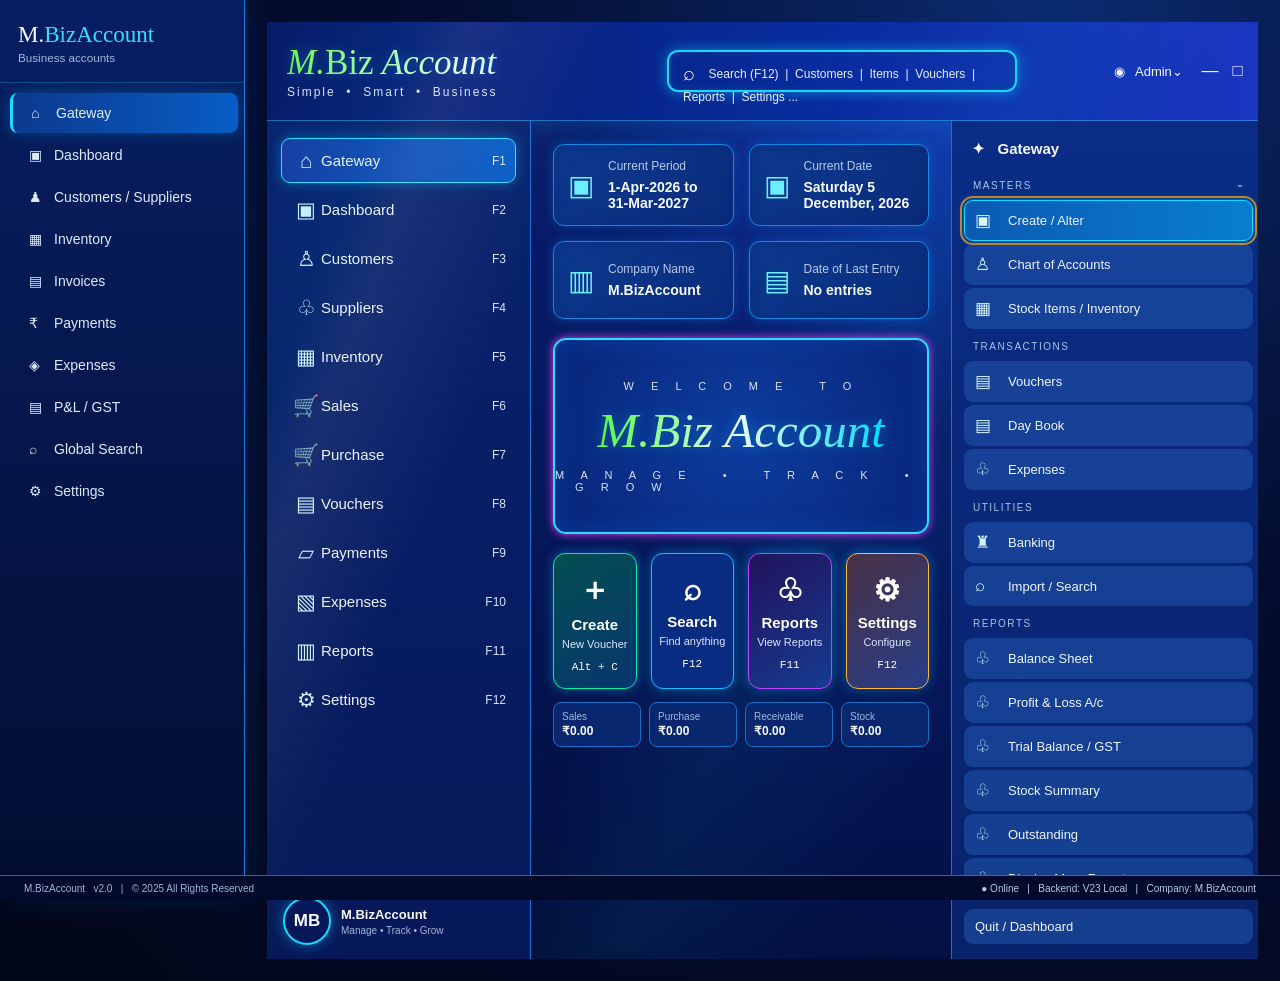
<file: index.html>
<!doctype html>
<html lang="en">
<head>
<meta charset="utf-8">
<meta name="viewport" content="width=device-width,initial-scale=1">
<title>M.BizAccount V19</title>
<style>
:root{--green:#173b2b;--green2:#28563f;--gold:#b8892f;--bg:#eef2eb;--card:#fff;--text:#1e2b24;--muted:#66756c;--line:#d7ded6;--danger:#a33d3d;--shadow:0 5px 18px #173b2b12}
*{box-sizing:border-box}body{margin:0;background:var(--bg);color:var(--text);font:14px Arial,sans-serif}.app{display:flex;min-height:100vh}.side{width:245px;background:var(--green);color:#fff;padding:16px 0;position:sticky;top:0;height:100vh;overflow:auto}.brand{padding:6px 18px 18px;border-bottom:1px solid #ffffff20}.brandbox{display:flex;gap:10px;align-items:center}.brandlogo{width:42px;height:42px;object-fit:contain;border-radius:8px;background:#fff;padding:3px}.brand b{font:23px Georgia}.brand b i{color:#d3ad5a;font-style:normal}.brand small{display:block;color:#b9c7bf;margin-top:3px}.nav{padding-top:8px}.nav button{display:block;width:100%;padding:12px 18px;background:none;border:0;border-left:3px solid transparent;color:#dce6df;text-align:left;font-size:14px}.nav button:hover,.nav button.on{background:#ffffff12;border-left-color:var(--gold);color:#fff}.nav .ico{width:25px;display:inline-block}.main{flex:1;padding:24px;overflow:auto}.topbar{display:flex;justify-content:space-between;align-items:center;gap:10px;margin-bottom:20px}.topbar h1{margin:0;font:28px Georgia;color:var(--green)}.sub{color:var(--muted);margin-top:4px}.actions{display:flex;gap:8px;flex-wrap:wrap;margin:0 0 16px}.cards{display:grid;grid-template-columns:repeat(auto-fit,minmax(175px,1fr));gap:13px}.card,.panel{background:var(--card);border:1px solid var(--line);border-radius:10px;padding:16px;box-shadow:var(--shadow)}.card small{color:var(--muted)}.money{font:21px monospace;margin-top:8px}.grid2{display:grid;grid-template-columns:1fr 1fr;gap:15px}.primary,.secondary,.dangerbtn{padding:9px 13px;border-radius:6px;cursor:pointer}.primary{background:var(--green2);color:#fff;border:0}.secondary{background:#fff;color:var(--green);border:1px solid #bdc9c0}.dangerbtn{background:#fff;color:var(--danger);border:1px solid #d8b4b4}.search{max-width:360px}input,select,textarea{padding:9px;border:1px solid #cbd5cd;border-radius:6px;background:#fff;width:100%;font:inherit}.field{margin-bottom:12px;flex:1}.field label{display:block;font-size:12px;color:var(--muted);margin-bottom:5px}.row{display:flex;gap:10px}.tablewrap{overflow:auto;border:1px solid var(--line);border-radius:8px}table{width:100%;border-collapse:collapse;background:#fff;min-width:650px}th{text-align:left;font-size:11px;color:var(--green);border-bottom:2px solid var(--green);padding:10px}td{padding:9px;border-bottom:1px solid var(--line)}td.r,th.r{text-align:right}.empty{padding:24px;background:#fff;border:1px dashed #cbd5cd;border-radius:8px;color:var(--muted)}.modalbg{position:fixed;z-index:20;inset:0;background:#0008;display:flex;align-items:center;justify-content:center;padding:14px}.modal{width:min(760px,100%);max-height:92vh;overflow:auto;background:#f9fbf8;border-radius:12px;padding:20px;box-shadow:0 20px 60px #0005}.modal h2{font:22px Georgia;margin:0 0 16px}.foot{display:flex;justify-content:flex-end;gap:8px;margin-top:16px}.logoPreview{max-height:75px;max-width:190px;border-radius:8px}.badge{display:inline-block;padding:4px 7px;border-radius:99px;background:#edf3ed;color:var(--green);font-size:11px}.chart{width:100%;height:230px}.muted{color:var(--muted)}.right{text-align:right}.lock{position:fixed;inset:0;background:var(--green);z-index:99;display:flex;align-items:center;justify-content:center;color:#fff}.lockbox{width:min(360px,92%);background:#fff;color:var(--text);padding:25px;border-radius:14px;text-align:center}.lockbox h2{font:25px Georgia;color:var(--green)}.toast{position:fixed;right:18px;bottom:18px;background:var(--green);color:#fff;padding:11px 15px;border-radius:8px;display:none;z-index:100}.invoiceprint{max-width:900px;margin:auto;background:#fff;padding:28px}.invoiceprint table{min-width:0}.invoiceprint th{color:#111;border-color:#111}.invoiceprint td{border-color:#ccc}.voucher{background:#fff;border:1px solid #aeb9b1;border-radius:6px;box-shadow:0 4px 16px #173b2b18}.vhead{background:#edf2ed;border-bottom:1px solid #bfc9c1;padding:10px 14px;display:flex;justify-content:space-between;align-items:center}.vtitle{font:20px Georgia;color:#173b2b}.vbody{padding:14px}.vfields{display:grid;grid-template-columns:1fr 1fr;gap:10px}.vfield{display:grid;grid-template-columns:145px 1fr;align-items:center;gap:8px}.vfield label{font-size:12px;color:#526159}.vtable{margin-top:12px;border:1px solid #aeb9b1}.vtable table{min-width:0}.vtable th{background:#edf2ed;border-bottom:1px solid #aeb9b1}.vbottom{display:grid;grid-template-columns:1fr 320px;gap:15px;margin-top:12px}.hotkeys{font-size:11px;color:#68766e;line-height:1.8}.totals{border:1px solid #bfc9c1;padding:10px;background:#f8faf7}.totals div{display:flex;justify-content:space-between;padding:3px}.totals .grand{font-weight:bold;border-top:1px solid #aeb9b1;margin-top:5px;padding-top:8px}@media(max-width:700px){.vfields,.vbottom{grid-template-columns:1fr}.vfield{grid-template-columns:110px 1fr}}@media(max-width:800px){.side{width:64px}.brand{padding:8px}.brand b,.brand small,.nav span{display:none}.nav button{padding:13px 18px}.main{padding:15px}.grid2{grid-template-columns:1fr}.row{flex-direction:column}.topbar{align-items:flex-start}.cards{grid-template-columns:repeat(2,1fr)}}@media(max-width:480px){.cards{grid-template-columns:1fr}.main{padding:10px}.card,.panel{padding:13px}}
@media print{body{background:#fff}.noprint{display:none!important}.invoiceprint{padding:0;max-width:none}.side,.main>.topbar{display:none!important}}

/* M.BizAccount V3 classic gateway */
.classic-gateway{min-height:calc(100vh - 55px);background:#f7f8f9;color:#173b55;font-family:Arial,sans-serif}
.cg-top{min-height:55px;background:#2465a8;color:#fff;display:flex;align-items:center;padding:0 12px;gap:18px}
.cg-brand{font-size:23px;font-weight:700;min-width:190px}.cg-brand small{display:block;font-size:9px;letter-spacing:1px;font-weight:400}
.cg-menu-top{display:flex;gap:22px;align-items:center;font-size:12px;flex:1}.cg-goto{background:#d9ebf8;color:#174d7a;border:1px solid #a8c8df;padding:8px 22px;font-weight:bold}
.cg-actions{display:flex;gap:16px;font-size:11px;white-space:nowrap}
.cg-body{display:grid;grid-template-columns:minmax(380px,1fr) 390px 175px;min-height:calc(100vh - 55px)}
.cg-left{background:#fff;border-right:1px solid #b6c8d5;padding:34px 28px}.cg-period{display:grid;grid-template-columns:1fr 1fr;border-bottom:3px solid #66a4d0;padding-bottom:16px}.cg-period label,.cg-head{display:block;color:#6f8ca3;font-size:10px;margin-bottom:7px}.cg-period b{font-size:13px}.cg-headrow{display:grid;grid-template-columns:1fr 1fr;border-bottom:1px solid #77a9cb;padding:9px 0 7px}.cg-row{display:grid;grid-template-columns:1fr 1fr;padding:14px 0;font-size:14px}.cg-row div:last-child{text-align:right;font-weight:bold}
.cg-center{display:flex;align-items:center;justify-content:center;background:#fbfbfb}.cg-box{width:300px;background:#e1f1fb;border:1px solid #7ba8c8;box-shadow:0 1px 4px #0002}.cg-title{background:#2868ad;color:#fff;text-align:center;padding:8px;font-size:14px;font-weight:bold}.cg-section{padding:13px 20px 3px;color:#7896ad;font-size:10px;text-transform:uppercase}.cg-item{display:block;width:100%;border:0;background:transparent;text-align:left;padding:4px 20px;font-size:14px;color:#143e62;cursor:pointer}.cg-item:hover,.cg-item:focus,.cg-item.selected{background:#f7c62b;color:#111;outline:none}.cg-quit{margin:28px 20px 18px;width:calc(100% - 40px)!important}
.cg-right{background:#dceefa;border-left:1px solid #b0c6d7}.cg-key{display:flex;justify-content:space-between;width:100%;border:0;border-bottom:1px solid #bad0df;background:transparent;color:#204c70;padding:8px 7px;font-size:12px;text-align:left;cursor:pointer}.cg-key:hover,.cg-key:focus{background:#c7e1f1;outline:none}.cg-key b{color:#225b88}.cg-footer{position:fixed;left:0;right:0;bottom:0;background:#eef3f7;border-top:1px solid #b9c7d0;color:#526b7c;padding:5px 9px;font-size:11px}
@media(max-width:1000px){.cg-body{grid-template-columns:1fr 300px}.cg-left{display:none}}@media(max-width:650px){.cg-body{grid-template-columns:1fr}.cg-right{display:none}.cg-box{width:min(92%,320px)}.cg-menu-top,.cg-actions{display:none}.cg-brand{min-width:auto}}


/* M.BizAccount V4 - accounting-first controls */
.v4-topmenu{display:flex;gap:6px;flex-wrap:wrap;background:#eef3f7;border:1px solid #b9c7d0;padding:5px;margin:6px 0}
.v4-topmenu button{background:#fff;border:1px solid #b9c7d0;padding:6px 10px;font-size:11px;cursor:pointer}
.v4-topmenu button:hover{background:#dceefa}
.v4-f10{display:grid;grid-template-columns:1fr 1fr;gap:6px;margin-top:8px}
.v4-f10 button{padding:9px;text-align:left;background:#fff;border:1px solid #c4ced5;cursor:pointer}
.v4-f10 button:hover{background:#edf4f8}
.v4-help{font-size:11px;color:#637583;padding:7px 0}
.v4-banner{background:#f7fbfe;border:1px solid #bdd1df;padding:7px 10px;margin:7px 0;font-size:11px}


/* M.BizAccount V10 - clean A4 tax invoice */
.tax-invoice{font-family:Arial,Helvetica,sans-serif;color:#111;background:#fff;width:210mm;min-height:297mm;margin:10px auto;padding:10mm 11mm;font-size:10px;line-height:1.18;box-shadow:0 0 0 1px #d5d5d5}
.tax-invoice *{box-sizing:border-box;min-width:0}
.ti-top{display:grid;grid-template-columns:42% 35% 23%;align-items:start;margin-bottom:7mm}
.ti-meta{font-size:8.5px;padding-top:5mm;overflow-wrap:anywhere}
.ti-meta div{margin:2px 0}
.ti-title{text-align:center;padding-top:1mm}
.ti-title h1{font-size:19px;margin:0 0 3px;font-weight:700}
.ti-title b{font-size:10px}
.ti-qr{width:27mm;height:27mm;border:1px solid #222;display:flex;align-items:center;justify-content:center;margin-left:auto}
.ti-qrbox{width:23mm;height:23mm;background:repeating-linear-gradient(45deg,#111 0 1px,#fff 1px 3px);position:relative}
.ti-qrbox:before,.ti-qrbox:after{content:"";position:absolute;width:7mm;height:7mm;background:#fff;border:2mm solid #111}
.ti-qrbox:before{left:1mm;top:1mm}.ti-qrbox:after{right:1mm;bottom:1mm}
.ti-box{border:1px solid #222}
.ti-grid{display:grid;grid-template-columns:47% 53%}
.ti-seller{padding:5px;min-height:25mm;border-bottom:1px solid #222;overflow-wrap:anywhere}
.ti-party{padding:5px;min-height:22mm;border-bottom:1px solid #222;overflow-wrap:anywhere}
.ti-right{border-left:1px solid #222;min-width:0}
.ti-right-row{display:grid;grid-template-columns:1fr 1fr;min-height:7.7mm;border-bottom:1px solid #777}
.ti-right-row:last-child{border-bottom:0}
.ti-right-row span{padding:4px;border-right:1px solid #777;overflow-wrap:anywhere}
.ti-right-row span:last-child{border-right:0}
.ti-items{width:100%;border-collapse:collapse;table-layout:fixed}
.ti-items th,.ti-items td{border:1px solid #333;padding:4px 3px;vertical-align:top;overflow-wrap:anywhere}
.ti-items th{text-align:center;font-weight:bold}
.ti-items th:nth-child(1){width:6%}.ti-items th:nth-child(2){width:27%}.ti-items th:nth-child(3){width:12%}.ti-items th:nth-child(4){width:12%}.ti-items th:nth-child(5){width:10%}.ti-items th:nth-child(6){width:7%}.ti-items th:nth-child(7){width:9%}.ti-items th:nth-child(8){width:17%}
.ti-items td.num,.ti-items th.num{text-align:right}.ti-items td.center,.ti-items th.center{text-align:center}
.ti-items tbody td{height:10mm}
.ti-summary{display:grid;grid-template-columns:58% 42%;border:1px solid #333;border-top:0}
.ti-words{padding:6px;border-right:1px solid #333;min-height:31mm;overflow-wrap:anywhere}
.ti-totalbox{padding:6px;min-width:0;overflow:hidden}
.totalline{display:flex;justify-content:space-between;gap:10px;padding:2px 0}
.totalline.grand{font-size:11px;border-top:1px solid #777;margin-top:2px;padding-top:4px}
.ti-tax{width:100%;max-width:100%;table-layout:fixed;border-collapse:collapse;margin-top:5px}
.ti-tax th,.ti-tax td{border:1px solid #333;padding:3px;overflow-wrap:anywhere}
.ti-tax th:nth-child(1){width:44%}.ti-tax th:nth-child(2){width:22%}.ti-tax th:nth-child(3){width:34%}
.ti-tax td.num{text-align:right}
.ti-bottom{display:grid;grid-template-columns:55% 45%;border:1px solid #333;border-top:0;min-height:31mm}
.ti-declare{padding:6px;border-right:1px solid #333;overflow-wrap:anywhere}
.ti-sign{text-align:right;padding:6px;display:flex;flex-direction:column;justify-content:space-between}
.ti-computer{text-align:center;margin-top:5px;font-size:8.5px}
.ti-note{font-size:8.5px;color:#444;margin-top:3px}
.ti-printbar{display:flex;gap:7px;justify-content:flex-end;margin-bottom:8px}
@media(max-width:700px){
 body{overflow-x:auto}
 .tax-invoice{width:100%;min-width:0;min-height:auto;margin:0;padding:9px 8px;font-size:8.5px;box-shadow:none}
 .ti-top{grid-template-columns:40% 36% 24%;margin-bottom:7px}
 .ti-title h1{font-size:16px}.ti-title b{font-size:8px}.ti-meta{font-size:7px;padding-top:14px}
 .ti-qr{width:22mm;height:22mm}.ti-qrbox{width:19mm;height:19mm}
 .ti-items th,.ti-items td{padding:3px 2px;font-size:7px}.ti-items tbody td{height:8.5mm}
 .ti-right-row{min-height:6.5mm}.ti-right-row span{padding:3px}
 .ti-summary{grid-template-columns:57% 43%}.ti-words,.ti-totalbox,.ti-declare,.ti-sign{padding:4px}
 .ti-bottom{min-height:27mm}.ti-tax th,.ti-tax td{padding:2px;font-size:7px}
 .ti-computer,.ti-note{font-size:6.5px}.ti-printbar{position:sticky;top:0;background:#eef2eb;padding:5px;margin:-9px -8px 7px;z-index:5}
 .ti-printbar button{font-size:10px;padding:5px 7px}
}
@media print{
 @page{size:A4 portrait;margin:0}
 .invoice-dual{width:210mm}
 html,body{margin:0!important;padding:0!important;background:#fff!important}
 .app{display:block!important;min-height:0!important}
 .tax-invoice{width:210mm;min-height:297mm;margin:0;padding:9mm 11mm;box-shadow:none;font-size:10px}
 .ti-printbar{display:none!important}
}

.company-logo{max-width:34mm;max-height:18mm;object-fit:contain;display:block;margin-bottom:3mm}
.company-logo-placeholder{width:34mm;height:18mm;border:1px dashed #999;display:flex;align-items:center;justify-content:center;font-size:8px;color:#777;margin-bottom:3mm}


/* M.BizAccount V10 Invoice Designer */
.format-panel{background:#f7f9fb;border:1px solid #c6d1d8;padding:12px;margin:10px 0}
.format-panel h3{margin:0 0 8px;color:#244b67}
.format-grid{display:grid;grid-template-columns:repeat(2,minmax(0,1fr));gap:8px}
.format-grid label{font-size:12px;font-weight:600}
.format-grid select,.format-grid input[type=text],.format-grid textarea{width:100%;margin-top:4px;padding:7px;border:1px solid #b8c5cc;border-radius:3px;background:#fff}
.format-grid textarea{min-height:60px;resize:vertical}
.format-checks{display:flex;flex-wrap:wrap;gap:10px;margin-top:8px}
.format-checks label{font-weight:400}
.invoice-preview-frame{border:1px solid #b9c6ce;background:#e9edf0;padding:12px;overflow:auto}
.preview-scale{transform-origin:top left}
.format-actions{display:flex;gap:7px;flex-wrap:wrap;margin-top:10px}
.format-actions button{padding:7px 12px;border:1px solid #8da1ae;background:#fff;cursor:pointer}
.format-actions .primary{background:#24608a;color:#fff;border-color:#24608a}
@media(max-width:650px){.format-grid{grid-template-columns:1fr}}


.invoice-company-logo{width:27mm;height:27mm;object-fit:contain;display:block;margin-left:auto}
@media(max-width:700px){.invoice-company-logo{width:22mm;height:22mm}}


.invoice-copy-label{font-weight:700;text-align:right;font-size:10px;margin:0 0 3mm;text-transform:uppercase;letter-spacing:.3px}
.invoice-copy{page-break-after:always}
.invoice-copy:last-child{page-break-after:auto}
@media print{
 .invoice-copy{page-break-after:always;break-after:page}
 .invoice-copy:last-child{page-break-after:auto;break-after:auto}
}


/* M.BizAccount V10 - reactive keyboard-first accounting shell */
.v9-focus{outline:2px solid #f0b400!important;outline-offset:-2px}
.v9-status{display:flex;justify-content:space-between;gap:10px;align-items:center;background:#eaf2f8;border-top:1px solid #9bb5c8;padding:5px 10px;font-size:11px;color:#294e68}
.v9-status b{color:#123f5e}
.v9-menuhint{font-size:10px;color:#60788a;margin:4px 20px 8px}
.v9-kbd{font-family:monospace;border:1px solid #9fb2bf;background:#fff;padding:1px 4px;border-radius:2px}
@media(max-width:700px){
 .v9-status{font-size:9px}.v9-menuhint{font-size:9px}
}


/* V10 reference-style GST invoice */
.ref-invoice{width:210mm;min-height:297mm;margin:0 auto;background:#fff;color:#111;font-family:Arial,Helvetica,sans-serif;font-size:9.5px;line-height:1.15;padding:7mm 7mm 6mm;box-sizing:border-box}
.ref-copy-label{text-align:right;font-weight:700;font-size:10px;margin-bottom:2mm}
.ref-head{display:grid;grid-template-columns:57% 43%;gap:4mm;align-items:start}
.ref-company{display:grid;grid-template-columns:30mm 1fr;gap:4mm;min-height:36mm}
.ref-logo{width:28mm;height:28mm;object-fit:contain;border:0}
.ref-logo-placeholder{width:28mm;height:28mm;border:1px solid #bbb;display:flex;align-items:center;justify-content:center;font-size:7px;color:#777}
.ref-company h2{font-size:16px;margin:6mm 0 2mm;text-transform:uppercase}
.ref-company p{margin:1px 0}
.ref-meta{background:#f7f4d7;padding:3mm;border-radius:1mm;min-height:36mm}
.ref-meta div{margin:1.5mm 0}
.ref-title{text-align:center;font-weight:700;margin:2mm 0 3mm}
.ref-title .small{font-size:9px}
.ref-buyer{background:#f7f4d7;padding:3mm;min-height:27mm;margin-bottom:2mm}
.ref-buyer b:first-child{font-size:9px}
.ref-einv{display:grid;grid-template-columns:1fr 38mm;gap:3mm;min-height:31mm;margin:1mm 0 2mm}
.ref-einfo{padding:2mm 8mm}
.ref-einfo .label{display:inline-block;background:#f7f4d7;padding:2mm 4mm;font-weight:700;margin-bottom:3mm}
.ref-qr{display:flex;align-items:center;justify-content:center}
.ref-qr img{width:32mm;height:32mm;object-fit:contain}
.ref-qrbox{width:31mm;height:31mm;border:1px solid #333;background:repeating-linear-gradient(45deg,#111 0 1px,#fff 1px 3px);position:relative}
.ref-qrbox:before,.ref-qrbox:after{content:"";position:absolute;width:8mm;height:8mm;background:#fff;border:2mm solid #111}
.ref-qrbox:before{left:2mm;top:2mm}.ref-qrbox:after{right:2mm;bottom:2mm}
.ref-items{width:100%;border-collapse:collapse;table-layout:fixed}
.ref-items th,.ref-items td{border:1px solid #222;padding:2.5px 2px;vertical-align:top;overflow-wrap:anywhere}
.ref-items th{text-align:center;font-weight:700}
.ref-items th:nth-child(1){width:5%}.ref-items th:nth-child(2){width:34%}.ref-items th:nth-child(3){width:11%}.ref-items th:nth-child(4){width:11%}.ref-items th:nth-child(5){width:12%}.ref-items th:nth-child(6){width:9%}.ref-items th:nth-child(7){width:18%}
.ref-items td.n,.ref-items th.n{text-align:right}.ref-items td.c,.ref-items th.c{text-align:center}
.ref-items tbody tr{height:9mm}
.ref-items tfoot td{font-weight:700;height:7mm}
.ref-totals{display:grid;grid-template-columns:64% 36%;border:1px solid #222;border-top:0}
.ref-words{padding:3mm;min-height:19mm}
.ref-right-total{padding:3mm;border-left:1px solid #222}
.ref-right-total div{display:flex;justify-content:space-between;margin:1.5mm 0}
.ref-tax{width:100%;border-collapse:collapse;margin-top:3mm}
.ref-tax th,.ref-tax td{border:1px solid #222;padding:2px}
.ref-tax th{text-align:center}
.ref-tax td.n{text-align:right}
.ref-analysis{margin-top:2mm}
.ref-analysis table{width:100%;border-collapse:collapse;table-layout:fixed}
.ref-analysis th,.ref-analysis td{border:1px solid #222;padding:2.5px}
.ref-analysis th{text-align:center}
.ref-analysis td.n{text-align:right}
.ref-bottom{display:grid;grid-template-columns:55% 45%;border:1px solid #222;border-top:0;min-height:30mm}
.ref-declare{padding:3mm}
.ref-sign{padding:3mm;text-align:right;display:flex;flex-direction:column;justify-content:space-between}
.ref-footer{text-align:center;font-size:8px;margin-top:2mm;border-top:1px solid #ddd;padding-top:1.5mm}
.ref-note{font-size:7.5px;margin-top:1mm}
@media print{
 .ref-invoice{margin:0;width:210mm;min-height:297mm;box-shadow:none}
 .ref-copy{page-break-after:always;break-after:page}
 .ref-copy:last-child{page-break-after:auto;break-after:auto}
}

<style id="v11ref">.classic-ref{width:210mm;min-height:297mm;margin:0 auto;background:#fff;color:#111;font:9.2px Arial,Helvetica,sans-serif;padding:6mm 8mm 5mm;box-sizing:border-box}.classic-copy{text-align:right;font-weight:700;font-size:9px}.classic-title{text-align:center;font-weight:700;font-size:12px;margin:1mm 0 2mm}.classic-topline{display:grid;grid-template-columns:1fr 43mm;min-height:32mm}.classic-irn{padding:4mm 2mm 2mm 0;line-height:1.45;word-break:break-all}.classic-qr{text-align:center;font-size:8px;font-weight:700}.classic-logo{max-width:30mm;max-height:24mm;object-fit:contain}.classic-logo-placeholder{width:30mm;height:24mm;border:1px dashed #999;display:flex;align-items:center;justify-content:center;font-size:7px;color:#777}.classic-qr-image{width:32mm;height:32mm;object-fit:contain;display:block;margin:1mm auto}.classic-qr-box{width:29mm;height:29mm;margin:1mm auto;border:1px solid #222;background:repeating-linear-gradient(45deg,#111 0 1px,#fff 1px 3px);display:flex;align-items:center;justify-content:center;font-size:7px}.classic-info,.classic-items,.classic-tax{width:100%;border-collapse:collapse;table-layout:fixed}.classic-info td{border:1px solid #222;padding:2px 3px;vertical-align:top}.classic-info .seller{width:49%;font-size:9px}.classic-info .partyblock{width:49%;min-height:24mm}.classic-items{margin-top:0}.classic-items th,.classic-items td,.classic-tax th,.classic-tax td{border:1px solid #222;padding:2.2px;vertical-align:top}.classic-items th,.classic-tax th{font-weight:700;text-align:center}.classic-items th:nth-child(1){width:5%}.classic-items th:nth-child(2){width:33%}.classic-items th:nth-child(3){width:11%}.classic-items th:nth-child(4){width:11%}.classic-items th:nth-child(5){width:11%}.classic-items th:nth-child(6){width:14%}.classic-items th:nth-child(7){width:15%}.classic-items tbody tr{height:9mm}.n{text-align:right}.c{text-align:center}.classic-summary{display:grid;grid-template-columns:64% 36%;border:1px solid #222;border-top:0;min-height:21mm}.classic-summary .words{padding:3mm}.sumbox{border-left:1px solid #222;padding:2mm}.sumbox div{display:flex;justify-content:space-between;padding:1px}.classic-tax{margin-top:2mm}.taxwords{padding:2mm 0}.classic-bottom{display:grid;grid-template-columns:55% 45%;border:1px solid #222;min-height:30mm}.classic-bottom>div{padding:3mm}.classic-bottom .sign{border-left:1px solid #222;text-align:right;display:flex;flex-direction:column;justify-content:space-between}.classic-footer{text-align:center;font-size:7.5px;border-top:1px solid #777;margin-top:2mm;padding-top:1.5mm}.classic-ref.ref-copy{page-break-after:always;break-after:page}.classic-ref.ref-copy:last-child{page-break-after:auto;break-after:auto}@media print{.classic-ref{margin:0;width:210mm;min-height:297mm;box-shadow:none}.classic-ref.ref-copy{page-break-after:always}.classic-ref.ref-copy:last-child{page-break-after:auto}}@media(max-width:700px){.classic-ref{width:100%;min-height:auto;padding:10px;font-size:8px}.classic-info,.classic-items,.classic-tax{font-size:7px}.classic-topline{grid-template-columns:1fr 34mm}.classic-qr-image{width:25mm;height:25mm}.classic-qr-box{width:24mm;height:24mm}}</style></style>

<style id="tallyref-v12">
.tallyref-page{width:210mm;min-height:297mm;margin:0 auto;background:#fff;color:#111;font:9px Arial,Helvetica,sans-serif;line-height:1.18;padding:6mm 5mm 4mm;box-sizing:border-box}
.tallyref-copy{text-align:right;font-weight:700;font-size:9px;margin-bottom:1mm;text-transform:uppercase}
.tallyref-heading{text-align:center;font-weight:700;font-size:10px;margin-bottom:2mm}
.tallyref-head{display:grid;grid-template-columns:58% 42%;gap:3mm;align-items:start}
.tallyref-company{display:grid;grid-template-columns:27mm 1fr;gap:3mm;min-height:27mm}
.tallyref-logo{width:25mm;height:25mm;object-fit:contain}
.tallyref-logo-placeholder{width:25mm;height:25mm;border:1px dashed #999;display:flex;align-items:center;justify-content:center;font-size:7px;color:#777}
.tallyref-companyname{font-size:14px;font-weight:700;margin:1mm 0 1.5mm}
.tallyref-companytext div{margin:.7mm 0}
.tallyref-invoicemeta{background:#f5f2d6;padding:2.5mm;min-height:24mm}
.tallyref-invoicemeta div{margin:1.2mm 0}
.tallyref-buyer{background:#f5f2d6;padding:2.5mm;min-height:23mm;margin-top:1mm}
.tallyref-buyer b:first-child{font-size:9px}
.tallyref-order{display:grid;grid-template-columns:1fr 1fr;padding:1.5mm 0;min-height:7mm}
.tallyref-einv{display:grid;grid-template-columns:1fr 38mm;min-height:31mm;margin:0 0 1.5mm}
.tallyref-einfo{padding:1.5mm 8mm 1.5mm 1mm}
.tallyref-e-label{display:inline-block;background:#f5f2d6;padding:2mm 4mm;font-weight:700;margin-bottom:2.5mm}
.tallyref-einfo div{margin:1mm 0;word-break:break-all}
.tallyref-qrcell{display:flex;align-items:center;justify-content:center}
.tallyref-qr{width:30mm;height:30mm;object-fit:contain}
.tallyref-qrbox{width:29mm;height:29mm;border:1px solid #222;background:repeating-linear-gradient(45deg,#111 0 1px,#fff 1px 3px);position:relative}
.tallyref-qrbox:before,.tallyref-qrbox:after{content:"";position:absolute;width:7mm;height:7mm;background:#fff;border:2mm solid #111}
.tallyref-qrbox:before{left:2mm;top:2mm}.tallyref-qrbox:after{right:2mm;bottom:2mm}
.tallyref-items{width:100%;border-collapse:collapse;table-layout:fixed}
.tallyref-items th,.tallyref-items td{border:1px solid #222;padding:2.3px 2px;vertical-align:top;overflow-wrap:anywhere}
.tallyref-items th{text-align:center;font-weight:700}
.tallyref-items th:nth-child(1){width:5%}.tallyref-items th:nth-child(2){width:34%}.tallyref-items th:nth-child(3){width:11%}.tallyref-items th:nth-child(4){width:10%}.tallyref-items th:nth-child(5){width:11%}.tallyref-items th:nth-child(6){width:12%}.tallyref-items th:nth-child(7){width:7%}.tallyref-items th:nth-child(8){width:10%}
.tallyref-items td.n,.tallyref-items th.n{text-align:right}.tallyref-items td.c,.tallyref-items th.c{text-align:center}
.tallyref-items tbody tr{height:9mm}.tallyref-items tfoot td{height:6mm}
.tallyref-summary{display:grid;grid-template-columns:64% 36%;border:1px solid #222;border-top:0;min-height:18mm}
.tallyref-words{padding:2.5mm}.tallyref-words span{float:right}
.tallyref-totalbox{border-left:1px solid #222;padding:2mm}
.tallyref-totalbox div{display:flex;justify-content:space-between;margin:1mm 0}
.tallyref-totalbox .grand{border-top:1px solid #777;padding-top:1.5mm;margin-top:1.5mm;font-size:10px}
.tallyref-analysis{margin-top:2mm}
.tallyref-tax{width:100%;border-collapse:collapse;table-layout:fixed}
.tallyref-tax th,.tallyref-tax td{border:1px solid #222;padding:2px;vertical-align:top;overflow-wrap:anywhere}
.tallyref-tax th{text-align:center}.tallyref-tax td.n{text-align:right}
.tallyref-tax th:nth-child(1){width:16%}.tallyref-tax th:nth-child(2){width:16%}.tallyref-tax th:nth-child(3){width:10%}.tallyref-tax th:nth-child(4){width:15%}.tallyref-tax th:nth-child(5){width:13%}.tallyref-tax th:nth-child(6){width:15%}.tallyref-tax th:nth-child(7){width:15%}
.tallyref-taxwords{padding:2mm 0}
.tallyref-bottom{display:grid;grid-template-columns:55% 45%;border:1px solid #222;min-height:27mm}
.tallyref-declare{padding:2.5mm}.tallyref-sign{border-left:1px solid #222;padding:2.5mm;text-align:right;display:flex;flex-direction:column;justify-content:space-between}
.tallyref-footer{text-align:center;font-size:7.5px;border-top:1px solid #777;margin-top:1.5mm;padding-top:1mm}
@media print{
 .tallyref-page{margin:0;width:210mm;min-height:297mm;padding:6mm 5mm 4mm;box-shadow:none}
 .tallyref-page.ref-copy{page-break-after:always;break-after:page}
 .tallyref-page.ref-copy:last-child{page-break-after:auto;break-after:auto}
}
@media(max-width:700px){
 .tallyref-page{width:100%;min-height:auto;padding:10px;font-size:7.5px}
 .tallyref-companyname{font-size:11px}.tallyref-items th,.tallyref-items td,.tallyref-tax th,.tallyref-tax td{font-size:6.5px;padding:2px}
}
</style>
<style>.cancelbtn{padding:7px 10px;border-radius:6px;cursor:pointer;background:#fff7f7;color:#a33d3d;border:1px solid #d8a8a8}.cancelled-badge{display:inline-block;padding:3px 7px;border-radius:99px;background:#fdecec;color:#9b2f2f;font-weight:700;font-size:11px}.invoice-status{font-weight:700;color:#9b2f2f;border:1px solid #d8a8a8;padding:3px 7px;display:inline-block;margin-bottom:3mm}</style><style id="website-shell">
.website-bar{position:sticky;top:0;z-index:9999;display:flex;align-items:center;justify-content:space-between;gap:12px;padding:10px 16px;background:#0f172a;color:#fff;box-shadow:0 2px 8px rgba(0,0,0,.12)}
.website-brand{font-weight:800}.website-sub{font-size:12px;opacity:.75}
.website-actions{display:flex;gap:8px}.website-actions a,.website-actions button{color:#fff;background:transparent;border:1px solid rgba(255,255,255,.35);border-radius:8px;padding:7px 10px;text-decoration:none;cursor:pointer}
@media(max-width:600px){.website-sub{display:none}.website-actions a{display:none}.website-bar{padding:9px 10px}}
</style>
<style id="v20-responsive">
/* M.BizAccount V20 — responsive app shell */
html, body { width:100%; max-width:100%; overflow-x:hidden; }
body { margin:0; }
*, *::before, *::after { box-sizing:border-box; }
img { max-width:100%; }
button, input, select, textarea { max-width:100%; }
#app { width:100%; min-width:0; }
.website-bar { width:100%; }
@media (max-width: 900px) {
  .app, .main, .content, .page, .panel, .card { max-width:100%; }
  .grid, .dashboard-grid, .two-col, .three-col { grid-template-columns:1fr !important; }
  .sidebar { width:100% !important; }
  .table-wrap, .table-responsive, .invoice-preview-frame { overflow-x:auto; -webkit-overflow-scrolling:touch; }
}
@media (max-width: 700px) {
  body { font-size:14px; }
  .website-bar { padding:8px 10px; gap:8px; }
  .website-brand { font-size:16px; }
  .website-actions { gap:5px; }
  .website-actions button { padding:6px 8px; }
  input, select, textarea { font-size:16px !important; min-height:40px; }
  button { min-height:38px; }
  .modalbg { padding:8px !important; align-items:flex-start !important; }
  .modal { width:100% !important; max-width:100% !important; margin:0 !important; }
  .foot { flex-wrap:wrap !important; gap:6px !important; }
  .foot > * { max-width:100%; }
  .format-grid { grid-template-columns:1fr !important; }
  .format-actions { flex-direction:column; }
  .format-actions button { width:100%; }
  .v4-topmenu { overflow-x:auto; flex-wrap:nowrap; -webkit-overflow-scrolling:touch; }
  .v4-topmenu button { flex:0 0 auto; }
  .v4-f10 { grid-template-columns:1fr !important; }
  .invoice-preview-frame { padding:5px; }
  .tax-invoice, .classic-ref, .tallyref-page, .ref-invoice {
    width:100% !important;
    min-width:0 !important;
    margin:0 !important;
    padding:8px !important;
    box-shadow:none !important;
  }
  .ti-top, .classic-topline, .tallyref-head {
    grid-template-columns:1fr !important;
    gap:7px !important;
  }
  .ti-title { order:-1; }
  .ti-qr, .classic-qr, .tallyref-qrcell { margin-left:0; }
  .ti-grid { grid-template-columns:1fr !important; }
  .ti-bottom, .ref-bottom, .tallyref-bottom { grid-template-columns:1fr !important; }
  .ti-sign, .ref-sign, .tallyref-sign { border-left:0 !important; border-top:1px solid #222; }
  .ti-items, .ti-tax, .classic-items, .classic-tax, .tallyref-items, .tallyref-tax, .ref-items, .ref-tax, .ref-analysis table {
    font-size:7px !important;
  }
  .ti-items th, .ti-items td, .ti-tax th, .ti-tax td,
  .classic-items th, .classic-items td, .classic-tax th, .classic-tax td,
  .tallyref-items th, .tallyref-items td, .tallyref-tax th, .tallyref-tax td,
  .ref-items th, .ref-items td, .ref-tax th, .ref-tax td { padding:2px !important; }
}
@media (max-width: 430px) {
  .website-sub { display:none; }
  .website-actions button { font-size:12px; }
  .tax-invoice, .classic-ref, .tallyref-page, .ref-invoice { padding:6px !important; }
  .ti-title h1 { font-size:15px !important; }
  .ti-meta { font-size:7px !important; }
  .ti-items th, .ti-items td, .ti-tax th, .ti-tax td,
  .classic-items th, .classic-items td, .classic-tax th, .classic-tax td,
  .tallyref-items th, .tallyref-items td, .tallyref-tax th, .tallyref-tax td,
  .ref-items th, .ref-items td, .ref-tax th, .ref-tax td { font-size:6px !important; }
}
@media print {
  html, body { overflow:visible !important; }
  .tax-invoice, .classic-ref, .tallyref-page, .ref-invoice { width:210mm !important; }
}
</style>


<style id="v21-upgrade">
/* V21 Tally-style accounting workflow */
.v21-section{margin-top:18px}
.v21-grid{display:grid;grid-template-columns:repeat(2,minmax(0,1fr));gap:12px}
.v21-card{border:1px solid #d9dee7;border-radius:12px;padding:14px;background:#fff}
.v21-card h3{margin:0 0 7px}
.v21-kpi{font-size:22px;font-weight:800}
.v21-help{font-size:12px;color:#667085}
.v21-shortcuts{display:flex;flex-wrap:wrap;gap:7px}
.v21-shortcuts span{border:1px solid #ccd3df;border-radius:7px;padding:5px 8px;background:#f7f8fa;font-size:12px}
@media(max-width:700px){.v21-grid{grid-template-columns:1fr}}
</style>
<script>
/* V21 compatibility helpers — adds Tally-style voucher categories without replacing existing data. */
window.V21_FEATURES = {
  voucherTypes: ["Sales","Purchase","Receipt","Payment","Contra","Journal","Debit Note","Credit Note"],
  gstModes: ["Local (CGST + SGST/UTGST)","Interstate (IGST)","Exempt","Nil Rated"],
  units: ["NOS","KG","LTR","BOX","MTR","SET"]
};
function v21VoucherMenu(){
  return `<div class="v21-section"><div class="v21-card">
    <h3>Voucher Types</h3>
    <div class="v21-shortcuts">${V21_FEATURES.voucherTypes.map((x,i)=>`<span>${i+1}. ${x}</span>`).join("")}</div>
    <div class="v21-help" style="margin-top:8px">Use the existing voucher screens to record transactions. This layer keeps the Tally-style terminology while preserving your current M.BizAccount data.</div>
  </div></div>`;
}
function v21GstSummary(){
  const tx=(window.D&&Array.isArray(D.tx))?D.tx:[];
  let sales=0,purchase=0;
  tx.filter(x=>!x.cancelled).forEach(x=>{
    const t=String(x.type||"").toLowerCase();
    const total=Number(x.total||x.amount||0);
    if(t.includes("sales")) sales+=total;
    if(t.includes("purchase")) purchase+=total;
  });
  return `<div class="v21-section"><div class="v21-grid">
    <div class="v21-card"><div class="v21-help">Sales</div><div class="v21-kpi">${typeof money==="function"?money(sales):sales.toFixed(2)}</div></div>
    <div class="v21-card"><div class="v21-help">Purchase</div><div class="v21-kpi">${typeof money==="function"?money(purchase):purchase.toFixed(2)}</div></div>
  </div></div>`;
}
</script>


<style id="v22-accounting-ui">
:root{--v22-border:#cfd6df;--v22-bg:#f5f7fa;--v22-panel:#fff;--v22-text:#1d2939}
.v22-gateway{font-family:Arial,sans-serif;color:var(--v22-text);background:var(--v22-bg);border:1px solid var(--v22-border);border-radius:8px;overflow:hidden;margin:10px 0}
.v22-head{display:flex;justify-content:space-between;align-items:center;gap:12px;padding:10px 14px;border-bottom:1px solid var(--v22-border);background:var(--v22-panel)}
.v22-brand{font-weight:800;font-size:18px}.v22-sub{font-size:11px;opacity:.65}
.v22-grid{display:grid;grid-template-columns:230px 1fr;min-height:420px}
.v22-nav{border-right:1px solid var(--v22-border);padding:10px;background:#fafbfc}
.v22-nav button{display:block;width:100%;text-align:left;margin:4px 0;padding:9px 10px;border:1px solid transparent;background:transparent;border-radius:6px;cursor:pointer}
.v22-nav button:hover{border-color:var(--v22-border);background:var(--v22-panel)}
.v22-main{padding:14px}.v22-cards{display:grid;grid-template-columns:repeat(4,minmax(0,1fr));gap:10px}
.v22-card{background:var(--v22-panel);border:1px solid var(--v22-border);border-radius:8px;padding:12px}
.v22-label{font-size:11px;opacity:.65}.v22-value{font-size:20px;font-weight:800;margin-top:4px}
.v22-short{display:flex;flex-wrap:wrap;gap:7px;margin-top:14px}
.v22-key{padding:6px 8px;border:1px solid var(--v22-border);border-radius:6px;background:var(--v22-panel);font-size:12px}
@media(max-width:800px){.v22-grid{grid-template-columns:1fr}.v22-nav{border-right:0;border-bottom:1px solid var(--v22-border);display:grid;grid-template-columns:repeat(2,minmax(0,1fr));gap:4px}.v22-nav button{margin:0}.v22-cards{grid-template-columns:repeat(2,minmax(0,1fr))}}
@media(max-width:430px){.v22-cards{grid-template-columns:1fr}.v22-head{align-items:flex-start;flex-direction:column}}
</style>

<script id="v22-accounting-layer">
/* M.BizAccount V22: original accounting workflow layer; does not copy Tally branding/assets. */
window.MBizV22={
  vouchers:["Sales","Purchase","Receipt","Payment","Contra","Journal","Debit Note","Credit Note"],
  reports:["Day Book","Trial Balance","Profit & Loss","Balance Sheet","Outstanding","Stock Summary","GST Summary","HSN/SAC Summary"],
  shortcuts:["F2 Date","F4 Contra","F5 Payment","F6 Receipt","F7 Journal","F8 Sales","F9 Purchase"]
};
function mbizV22Open(tabName){
  if(typeof window.tab!=="undefined"){window.tab=tabName; if(typeof render==="function")render();}
}
function mbizV22Panel(){
  const sales=(window.D&&Array.isArray(D.tx))?D.tx.filter(x=>!x.cancelled&&String(x.type||"").toLowerCase().includes("sales")).length:0;
  const purchase=(window.D&&Array.isArray(D.tx))?D.tx.filter(x=>!x.cancelled&&String(x.type||"").toLowerCase().includes("purchase")).length:0;
  return `<section class="v22-gateway">
    <div class="v22-head"><div><div class="v22-brand">M.BizAccount</div><div class="v22-sub">Accounting & GST Edition</div></div>
    <div class="v22-sub">Tally-style workflow • Original M.BizAccount interface</div></div>
    <div class="v22-grid">
      <nav class="v22-nav">
        <button onclick="mbizV22Open('dashboard')">🏠 Gateway / Dashboard</button>
        <button onclick="mbizV22Open('parties')">📒 Ledgers / Accounts</button>
        <button onclick="mbizV22Open('items')">📦 Inventory</button>
        <button onclick="mbizV22Open('voucher')">🧾 Vouchers</button>
        <button onclick="mbizV22Open('payments')">📅 Day Book</button>
        <button onclick="mbizV22Open('expenses')">💳 Expenses</button>
        <button onclick="mbizV22Open('reports')">📊 Reports / GST</button>
        <button onclick="mbizV22Open('settings')">⚙️ Company / Settings</button>
      </nav>
      <main class="v22-main">
        <div class="v22-cards">
          <div class="v22-card"><div class="v22-label">Sales Vouchers</div><div class="v22-value">${sales}</div></div>
          <div class="v22-card"><div class="v22-label">Purchase Vouchers</div><div class="v22-value">${purchase}</div></div>
          <div class="v22-card"><div class="v22-label">Ledgers</div><div class="v22-value">${window.D?D.parties.length:0}</div></div>
          <div class="v22-card"><div class="v22-label">Stock Items</div><div class="v22-value">${window.D?D.items.length:0}</div></div>
        </div>
        <div class="v22-short">${MBizV22.vouchers.map(x=>`<span class="v22-key">${x}</span>`).join("")}</div>
        <div class="v22-short">${MBizV22.shortcuts.map(x=>`<span class="v22-key">${x}</span>`).join("")}</div>
      </main>
    </div>
  </section>`;
}
</script>


<style id="neon-front-upgrade">
/* Screenshot-inspired neon dashboard. Existing accounting logic and controls are preserved. */
.mbiz-neon-gateway{min-height:calc(100vh - 55px);background:radial-gradient(circle at 70% 0%,#163fc0 0,#081d6b 35%,#04134f 70%,#020a2c 100%);color:#f7fbff;font-family:Arial,Helvetica,sans-serif;overflow:hidden;position:relative}
.mbiz-neon-gateway:before{content:"";position:absolute;inset:0;pointer-events:none;background:linear-gradient(115deg,transparent 0 45%,rgba(0,225,255,.06) 55%,transparent 70%)}
.neon-top{height:99px;display:grid;grid-template-columns:360px minmax(350px,1fr) 230px;align-items:center;gap:20px;padding:10px 20px;border-bottom:1px solid rgba(70,207,255,.45);background:linear-gradient(90deg,#071b68,#082b9d 55%,#1a35c0);box-shadow:0 0 28px rgba(0,176,255,.25)}
.neon-logo{font:italic 35px Georgia,serif;background:linear-gradient(90deg,#72ff3c,#fff,#00d9ff);-webkit-background-clip:text;background-clip:text;color:transparent;text-shadow:0 0 13px #20cfff55}
.neon-logo span{font-style:normal}.neon-logo i{font-style:italic}.neon-tag{font-size:12px;letter-spacing:2px;color:#d8e4ff;margin-top:2px}
.neon-search{height:42px;border:2px solid #16d9ff;border-radius:11px;padding:10px 14px;box-shadow:0 0 14px #08bfff99,inset 0 0 8px #083f9a;color:#fff;cursor:pointer;font-size:20px}
.neon-search span{font-size:12px;margin-left:8px;vertical-align:2px;color:#e7efff}.neon-user{font-size:13px;white-space:nowrap;text-align:right}.neon-user span{margin-left:15px;font-size:17px}
.neon-layout{display:grid;grid-template-columns:264px minmax(420px,1fr) 315px 240px;min-height:calc(100vh - 139px);position:relative}
.neon-sidebar{border-right:1px solid #1e72d8;background:linear-gradient(180deg,#08236f,#061858);display:flex;flex-direction:column}
.neon-nav{padding:17px 14px;display:flex;flex-direction:column;gap:4px}
.neon-nav button{display:grid;grid-template-columns:30px 1fr 30px;align-items:center;width:100%;min-height:45px;border:1px solid transparent;border-radius:9px;background:transparent;color:#e9f4ff;text-align:left;font-size:15px;cursor:pointer;padding:7px 9px;transition:.15s}
.neon-nav button:hover,.neon-nav button.active{background:linear-gradient(90deg,#183ca2,#075ec6);border-color:#2de0ff;box-shadow:0 0 13px #09bfff66}.neon-nav kbd{font:12px Arial;text-align:right;color:#d6e5ff}.nicon{font-size:21px;color:#ccefff;text-align:center}
.neon-side-brand{margin-top:auto;border-top:1px solid #2185d6;padding:14px 16px;display:flex;gap:10px;align-items:center}.neon-side-brand>b{width:48px;height:48px;border:2px solid #18d9ff;border-radius:50%;display:grid;place-items:center;font-size:17px;box-shadow:0 0 13px #00cfff77}.neon-side-brand strong{display:block;font-size:13px}.neon-side-brand small{display:block;color:#9db7dc;font-size:10px;margin-top:3px}
.neon-main{padding:23px 22px;min-width:0}.neon-info-grid{display:grid;grid-template-columns:1fr 1fr;gap:15px}.neon-info{min-height:78px;border:1px solid #1489e5;border-radius:11px;background:linear-gradient(135deg,#0c398e,#0a2c7c);box-shadow:0 0 12px #008cff55,inset 0 0 16px #001b6644;display:flex;align-items:center;gap:14px;padding:14px}.neon-info>span{font-size:28px;color:#6beeff}.neon-info small{display:block;color:#b8caea;font-size:12px;margin-bottom:6px}.neon-info b{font-size:14px;color:#f6fbff}
.neon-welcome{margin:19px 0;border:2px solid #28dfff;border-radius:13px;min-height:196px;display:flex;flex-direction:column;align-items:center;justify-content:center;background:radial-gradient(circle,#0d3da0,#082477);box-shadow:0 0 9px #e43cff,inset 0 0 25px #0077ff44;gap:10px}.neon-welcome .wide{font-size:11px;letter-spacing:7px;color:#d7e4ff}.neon-title{font:italic 49px Georgia,serif;background:linear-gradient(90deg,#5cff32,#fff,#00dfff);-webkit-background-clip:text;background-clip:text;color:transparent;text-shadow:0 0 14px #00d9ff55}.neon-title i{font-style:italic}.neon-title em{font-style:italic}
.neon-actions{display:grid;grid-template-columns:repeat(4,1fr);gap:14px}.neon-actions button{height:136px;border-radius:12px;color:#fff;cursor:pointer;background:#082c82;border:1px solid #19d9ff;box-shadow:0 0 12px #00bfff66;display:flex;flex-direction:column;align-items:center;justify-content:center;gap:5px}.neon-actions button:hover{transform:translateY(-2px);box-shadow:0 0 19px #00dfffaa}.neon-actions strong{font-size:31px}.neon-actions b{font-size:15px}.neon-actions small{font-size:11px;color:#d8e6ff}.neon-actions kbd{font-size:11px;margin-top:6px}.a-create{border-color:#00f0a8!important;background:linear-gradient(145deg,#034f51,#07356f)!important}.a-search{border-color:#10bfff!important}.a-reports{border-color:#bd44ff!important;background:linear-gradient(145deg,#21135c,#173b91)!important}.a-settings{border-color:#ffb63d!important;background:linear-gradient(145deg,#4a3144,#273d88)!important}
.neon-mini-stats{display:grid;grid-template-columns:repeat(4,1fr);gap:8px;margin-top:13px}.neon-mini-stats div{background:#08276e;border:1px solid #1a6fc5;border-radius:8px;padding:8px}.neon-mini-stats small{display:block;color:#9fb9df;font-size:10px}.neon-mini-stats b{font-size:12px}
.neon-gateway-panel{background:linear-gradient(180deg,#0a2c85,#08236b);border-left:1px solid #1473d8;border-right:1px solid #1473d8;padding:12px 12px;overflow:auto}.ng-head{font-size:15px;font-weight:bold;padding:7px 8px 13px}.ng-section{font-size:10px;letter-spacing:1.5px;color:#a6c5e8;padding:9px 9px 6px}.ng-section span{float:right}.ng-item{display:flex;align-items:center;gap:11px;width:100%;border:1px solid transparent;background:rgba(36,93,181,.48);color:#edf6ff;border-radius:9px;padding:9px 10px;margin:3px 0;text-align:left;font-size:13px;cursor:pointer}.ng-item span{width:22px;font-size:17px;color:#d9f7ff}.ng-item:hover,.ng-item.selected{border-color:#14dcff;box-shadow:0 0 13px #00bfff88;background:linear-gradient(90deg,#0b5ab2,#087ed1)}.ng-quit{margin-top:10px}
.neon-shortcuts{background:linear-gradient(180deg,#09286e,#071d58);padding:12px 12px;border-left:1px solid #1b67c4;overflow:auto}.neon-shortcuts h3{font-size:15px;margin:3px 6px 13px}.neon-shortcuts button{display:grid;grid-template-columns:58px 1fr;align-items:center;width:100%;height:39px;margin:4px 0;border:1px solid #2869bb;border-radius:7px;background:linear-gradient(90deg,#1646a1,#123a89);color:#eaf4ff;text-align:left;cursor:pointer}.neon-shortcuts button:hover{border-color:#2ce1ff;box-shadow:0 0 9px #00cfff66}.neon-shortcuts kbd{padding-left:12px;font-size:12px}.neon-shortcuts span{font-size:12px}
.neon-footer{position:fixed;left:0;right:0;bottom:0;height:25px;background:#03113c;border-top:1px solid #176bc7;color:#9eb5da;display:flex;justify-content:space-between;align-items:center;padding:0 24px;font-size:10px;z-index:8}.neon-footer span:last-child{color:#b5c8e8}
.website-bar:has(+ #app .mbiz-neon-gateway){display:none}
@media(max-width:1250px){.neon-layout{grid-template-columns:225px minmax(380px,1fr) 285px 190px}.neon-top{grid-template-columns:310px 1fr 180px}.neon-title{font-size:42px}}
@media(max-width:1000px){.neon-layout{grid-template-columns:205px 1fr 270px}.neon-shortcuts{display:none}.neon-top{grid-template-columns:270px 1fr 150px}.neon-actions{grid-template-columns:repeat(2,1fr)}}
@media(max-width:760px){.neon-layout{grid-template-columns:1fr}.neon-sidebar{display:none}.neon-gateway-panel{border-top:1px solid #1473d8}.neon-top{height:auto;grid-template-columns:1fr;padding:10px 12px;gap:8px}.neon-search{order:3}.neon-user{text-align:left}.neon-main{padding:12px}.neon-info-grid{grid-template-columns:1fr}.neon-title{font-size:34px}.neon-welcome{min-height:155px}.neon-mini-stats{grid-template-columns:repeat(2,1fr)}.neon-footer{position:relative;height:auto;min-height:30px;padding:7px 10px;gap:5px;flex-direction:column;align-items:flex-start}}
</style>


<style id="v23-backend-ui">
.v23-backend-card{margin-top:14px;border:1px solid #1689df;border-radius:10px;padding:12px;background:linear-gradient(135deg,#071d5e,#0b327f);color:#eef7ff;box-shadow:0 0 12px #008cff33}
.v23-backend-card>div:first-child{display:flex;justify-content:space-between;gap:10px;align-items:center}.v23-backend-card span{font-size:11px;color:#a9c5e8}.v23-backend-actions{display:flex;gap:7px;flex-wrap:wrap;margin-top:9px}.v23-backend-actions button{color:#173b55}
</style>

<style id="mbiz-neon-ui-v2">
:root{--mbiz-bg:#030a24;--mbiz-panel:#071a4b;--mbiz-blue:#168cff;--mbiz-cyan:#16e0ff;--mbiz-text:#eef7ff;--mbiz-muted:#9eb8dc;--mbiz-line:#176bc7;--mbiz-glow:0 0 18px rgba(0,207,255,.22)}
@keyframes mbizSweep{0%{transform:translateX(-120%)}100%{transform:translateX(120%)}}@keyframes mbizPulse{0%,100%{box-shadow:0 0 8px rgba(22,224,255,.14)}50%{box-shadow:0 0 16px rgba(22,224,255,.28)}}@keyframes mbizFloat{0%,100%{transform:translateY(0)}50%{transform:translateY(-1px)}}
@media screen{
html,body{background:var(--mbiz-bg);color:var(--mbiz-text)}body{overflow-x:hidden}#app{min-height:calc(100vh - 49px)}
.website-bar{background:linear-gradient(90deg,#020a2c,#071c62 55%,#101b78)!important;border-bottom:1px solid rgba(22,224,255,.5)!important;box-shadow:0 0 20px rgba(0,140,255,.18)!important}.website-actions a,.website-actions button{border-color:#1aa9ff!important;background:#072b73!important}
.app{background:radial-gradient(circle at 82% 0%,#0b2b70 0,#040d30 42%,#020719 100%);color:var(--mbiz-text)}.side{background:linear-gradient(180deg,#071f63,#030d31)!important;border-right:1px solid #147fe0!important;box-shadow:8px 0 25px rgba(0,120,255,.12)}.brand{border-bottom-color:rgba(40,220,255,.25)!important}.brand b{color:#f4fbff}.brand b i{color:#37ddff!important}.brand small{color:#9db9df!important}.brandlogo{border:1px solid #16dfff;box-shadow:0 0 12px rgba(22,224,255,.3)}
.nav button{color:#dcecff!important;border-left-color:transparent!important;border-radius:8px;margin:2px 8px;width:calc(100% - 16px);transition:transform .18s ease,background .18s ease,box-shadow .18s ease}.nav button:hover,.nav button.on{background:linear-gradient(90deg,#0d398e,#075ec6)!important;border-left-color:#20ddff!important;box-shadow:0 0 14px rgba(0,191,255,.28)!important;transform:translateX(2px)}
.main{background:transparent!important;padding:22px!important}.topbar{padding:15px 18px;margin-bottom:16px;border:1px solid #126fc9;border-radius:13px;background:linear-gradient(135deg,rgba(8,39,105,.9),rgba(5,19,61,.9));box-shadow:var(--mbiz-glow);position:relative;overflow:hidden}.topbar:after{content:"";position:absolute;inset:0;width:35%;background:linear-gradient(90deg,transparent,rgba(22,224,255,.08),transparent);transform:translateX(-120%);animation:mbizSweep 7s linear infinite;pointer-events:none}.topbar h1{color:#f5fbff!important;font-family:Arial,sans-serif!important;font-size:24px!important}.sub,.card small,.muted{color:var(--mbiz-muted)!important}
.card,.panel{background:linear-gradient(145deg,rgba(8,37,105,.94),rgba(4,17,55,.96))!important;border-color:#146fc9!important;color:var(--mbiz-text);box-shadow:0 0 12px rgba(0,132,255,.16)!important;transition:transform .18s ease,border-color .18s ease,box-shadow .18s ease}.card:hover,.panel:hover{transform:translateY(-2px);border-color:#19dfff!important;box-shadow:0 0 19px rgba(0,207,255,.23)!important}.money{color:#eafcff!important}
.primary,.secondary,.dangerbtn{transition:transform .16s ease,box-shadow .16s ease,border-color .16s ease!important}.primary{background:linear-gradient(135deg,#075fbe,#0b8be5)!important;border:1px solid #19dcff!important;color:#fff!important;box-shadow:0 0 10px rgba(0,190,255,.2)}.secondary{background:#071f58!important;border-color:#2389df!important;color:#e8f5ff!important}.dangerbtn{background:#35152c!important;border-color:#d44b87!important;color:#ffdcec!important}.primary:hover,.secondary:hover,.dangerbtn:hover{transform:translateY(-1px);box-shadow:0 0 13px rgba(22,224,255,.25)!important}
input,select,textarea{background:#06183f!important;color:#eef7ff!important;border-color:#176ec4!important}input::placeholder,textarea::placeholder{color:#7897bf}input:focus,select:focus,textarea:focus{border-color:#18dcff!important;outline:none;box-shadow:0 0 0 2px rgba(24,220,255,.12),0 0 12px rgba(24,220,255,.2)!important}.field label{color:#9db9df!important}
.tablewrap{border-color:#176bc7!important}table{background:#06183f!important;color:#eaf5ff}th{color:#70e9ff!important;border-bottom-color:#1aaeff!important;background:#071f58}td{border-bottom-color:#123e78!important}.empty{background:#06183f!important;border-color:#176bc7!important;color:#91add3!important}.badge{background:#073a72!important;color:#86efff!important;border:1px solid #159edb}
.modalbg{background:rgba(1,5,20,.78)!important;backdrop-filter:blur(5px)}.modal{background:linear-gradient(145deg,#081f57,#04102f)!important;color:#eef7ff;border:1px solid #168fe5;box-shadow:0 0 35px rgba(0,170,255,.25)!important}.modal h2{color:#f5fbff;font-family:Arial,sans-serif}.foot{border-top:1px solid rgba(22,138,229,.25);padding-top:12px}.toast{background:linear-gradient(135deg,#075fbe,#092d78)!important;border:1px solid #18dfff;box-shadow:0 0 16px rgba(0,210,255,.3)}
.v9-status{background:#061b49!important;border-top-color:#176bc7!important;color:#9ec0e8!important}.v9-kbd{background:#06183f!important;border-color:#287bbf!important;color:#eaf6ff}.v9-focus{outline-color:#18dcff!important;box-shadow:0 0 0 1px rgba(24,220,255,.2),0 0 12px rgba(24,220,255,.18)!important}
.mbiz-neon-gateway{background:radial-gradient(circle at 70% 0%,#153fc0 0,#081d6b 34%,#04134f 68%,#020a2c 100%)!important}.mbiz-neon-gateway:after{content:"";position:absolute;inset:-20%;pointer-events:none;background:linear-gradient(110deg,transparent 40%,rgba(0,225,255,.045) 48%,rgba(255,255,255,.07) 51%,transparent 59%);transform:translateX(-35%);animation:mbizSweep 11s linear infinite}
.neon-info,.neon-actions button{animation:mbizPulse 5s ease-in-out infinite}.neon-actions button,.ng-item,.neon-nav button,.neon-shortcuts button{transition:transform .18s ease,box-shadow .18s ease,border-color .18s ease,background .18s ease!important}.neon-actions button:hover,.ng-item:hover,.neon-nav button:hover,.neon-shortcuts button:hover{transform:translateY(-2px)}.neon-search:hover{box-shadow:0 0 20px rgba(8,191,255,.72),inset 0 0 10px #083f9a!important}.neon-logo{animation:mbizFloat 4s ease-in-out infinite}.neon-footer{background:#020a2c!important}
@media(max-width:760px){.main{padding:10px!important}.topbar{padding:12px}.actions{gap:7px}.card,.panel{border-radius:11px}}
}
@media(prefers-reduced-motion:reduce){*,*:before,*:after{animation:none!important;transition:none!important;scroll-behavior:auto!important}}
@media print{#app .side,#app .topbar,.website-bar{display:none!important}}
</style>
</head>
<body>
<div class="website-bar">
  <div><div class="website-brand">M.BizAccount</div><div class="website-sub">GST Billing &amp; Accounting</div></div>
  <div class="website-actions"><a href="#app">Open Software</a><button type="button" onclick="window.print()">Print</button></div>
</div>
<div id="app"><div id="v21FeatureLayer"></div>
<div id="app"></div><div id="toast" class="toast"></div>
<script>
const KEY="mbizaccount_v3_data";
const blank=()=>({company:{name:"M.BizAccount",logo:"",address:"",gstin:"",phone:"",email:"",bank:"",account:"",ifsc:"",terms:"Goods once sold will not be taken back.\\nSubject to local jurisdiction."},parties:[],items:[],tx:[],expenses:[],counter:{sales:1,purchase:1,receipt:1,payment:1,expense:1},pin:""});
let D=(()=>{try{return JSON.parse(localStorage.getItem(KEY))||blank()}catch(e){return blank()}})();
D.company=D.company||blank().company;D.parties=D.parties||[];D.items=D.items||[];D.tx=D.tx||D.vouchers||[];D.expenses=D.expenses||[];D.counter=D.counter||blank().counter;
let tab="gateway",activeParty=null,modal="",editing=null,invoiceLines=[],searchTerm="",gatewayMenuIndex=0;

const $=id=>document.getElementById(id), uid=()=>Math.random().toString(36).slice(2,10), today=()=>new Date().toISOString().slice(0,10);
const money=n=>"₹"+(Number(n)||0).toLocaleString("en-IN",{minimumFractionDigits:2,maximumFractionDigits:2});
const esc=s=>String(s??"").replace(/[&<>"']/g,m=>({"&":"&amp;","<":"&lt;",">":"&gt;",'"':"&quot;","'":"&#39;"}[m]));
function save(){localStorage.setItem(KEY,JSON.stringify(D));render()}
function toast(s){$("toast").textContent=s;$("toast").style.display="block";setTimeout(()=>$("toast").style.display="none",1800)}
function no(type){let n=D.counter[type]||1;D.counter[type]=n+1;return type.slice(0,2).toUpperCase()+"-"+String(n).padStart(4,"0")}
function fyShort(dateStr){const d=new Date((dateStr||today())+"T00:00:00");const y=d.getFullYear();const start=d.getMonth()>=3?y:y-1;return String(start).slice(-2)+String(start+1).slice(-2)}
function invoicePrefix(){return (D.company.invoicePrefix||"INV/TT").trim().replace(/\s+/g,"")}
function invoiceNo(type,dateStr,consume=false){let n=D.counter[type]||1;if(consume)D.counter[type]=n+1;const prefix=type==="sales"?invoicePrefix():((D.company.purchasePrefix||"PUR/TT").trim().replace(/\s+/g,""));return prefix+"/"+fyShort(dateStr)+"/"+String(n).padStart(6,"0")}

function pname(id){return D.parties.find(p=>p.id===id)?.name||"Cash / Walk-in"}
function txEffect(v){if(v.type==="sales")return +(v.total||0);if(v.type==="purchase")return -(v.total||0);if(v.type==="receipt")return -(v.amount||0);if(v.type==="payment")return +(v.amount||0);return 0}
function totals(){let sales=0,purchases=0,gst=0,cash=0,expenses=0;D.tx.filter(v=>!v.cancelled).forEach(v=>{if(v.type==="sales"){sales+=+v.total||0;gst+=+v.gst||0;if(v.mode==="Cash")cash+=+v.total||0}if(v.type==="purchase"){purchases+=+v.total||0;gst-=+v.gst||0;if(v.mode==="Cash")cash-=+v.total||0}if(v.type==="receipt")cash+=+v.amount||0;if(v.type==="payment")cash-=+v.amount||0});D.expenses.forEach(e=>{expenses+=+e.amount||0;cash-=+e.amount||0});let rec=0,pay=0;D.parties.forEach(p=>{let b=D.tx.filter(v=>v.partyId===p.id&&!v.cancelled).reduce((a,v)=>a+txEffect(v),0);if(p.type==="customer")rec+=Math.max(0,b);else pay+=Math.max(0,-b)});let stock=D.items.reduce((a,i)=>a+(+i.stock||0)*(+i.rate||0),0);return{sales,purchases,gst,cash,expenses,rec,pay,stock,profit:sales-purchases-expenses}}
function header(title,sub){return `<div class="topbar"><div><h1>${title}</h1><div class="sub">${sub||""}</div></div><span class="badge">${new Date().toLocaleDateString("en-IN")}</span></div>`}
function table(head,rows){return `<div class="tablewrap"><table><thead><tr>${head.map(h=>`<th>${h}</th>`).join("")}</tr></thead><tbody>${rows.map(r=>`<tr>${r.map((x,i)=>`<td class="${i===r.length-1?'r':''}">${x}</td>`).join("")}</tr>`).join("")}</tbody></table></div>`}
function gateway(){
  let fy="1-Apr-"+new Date().getFullYear()+" to 31-Mar-"+(new Date().getFullYear()+1);
  let last=D.tx.length?[...D.tx].sort((a,b)=>String(b.date).localeCompare(String(a.date)))[0].date:"No entries";
  const menu=[
    ["Create / Alter","parties"],["Chart of Accounts","parties"],["Stock Items / Inventory","items"],
    ["Vouchers","voucher"],["Day Book","payments"],["Expenses","expenses"],
    ["Banking","payments"],["Import / Search","search"],["Balance Sheet","reports"],
    ["Profit & Loss A/c","reports"],["Trial Balance / GST","reports"],["Stock Summary","reports"],
    ["Outstanding","reports"],["Display More Reports","reports"],["Quit / Dashboard","dashboard"]
  ];
  let mi=Math.max(0,Math.min(gatewayMenuIndex||0,menu.length-1));
  const nav=[
    ["⌂","Gateway","dashboard","F1"],["▣","Dashboard","dashboard","F2"],["♙","Customers","parties","F3"],
    ["♧","Suppliers","parties","F4"],["▦","Inventory","items","F5"],["🛒","Sales","voucher","F6"],
    ["🛒","Purchase","voucher","F7"],["▤","Vouchers","voucher","F8"],["▱","Payments","payments","F9"],
    ["▧","Expenses","expenses","F10"],["▥","Reports","reports","F11"],["⚙","Settings","settings","F12"]
  ];
  const stats=totals();
  const go=(t)=>`onclick="tab='${t}';render()"`;
  return `<div class="mbiz-neon-gateway" tabindex="0">
    <header class="neon-top">
      <div class="neon-brand">
        <div class="neon-logo">M.<span>Biz</span> <i>Account</i></div>
        <div class="neon-tag">Simple &nbsp;•&nbsp; Smart &nbsp;•&nbsp; Business</div>
      </div>
      <div class="neon-search" ${go("search")}>⌕ <span>Search (F12) &nbsp;|&nbsp; Customers &nbsp;|&nbsp; Items &nbsp;|&nbsp; Vouchers &nbsp;|&nbsp; Reports &nbsp;|&nbsp; Settings ...</span></div>
      <div class="neon-user">◉ &nbsp; Admin⌄ <span>— &nbsp; □ &nbsp; ×</span></div>
    </header>

    <div class="neon-layout">
      <aside class="neon-sidebar">
        <div class="neon-nav">
          ${nav.map((n,i)=>`<button class="${i===0?'active':''}" ${go(n[2])}>
            <span class="nicon">${n[0]}</span><span>${n[1]}</span><kbd>${n[3]}</kbd>
          </button>`).join("")}
        </div>
        <div class="neon-side-brand"><b>MB</b><div><strong>${esc(D.company.name||"DRK.Co.")}</strong><small>Manage • Track • Grow</small></div></div>
      </aside>

      <main class="neon-main">
        <div class="neon-info-grid">
          <div class="neon-info"><span>▣</span><div><small>Current Period</small><b>${fy}</b></div></div>
          <div class="neon-info"><span>▣</span><div><small>Current Date</small><b>${new Date((D.workingDate||today())+"T00:00:00").toLocaleDateString("en-IN",{weekday:"long",day:"numeric",month:"long",year:"numeric"})}</b></div></div>
          <div class="neon-info"><span>▥</span><div><small>Company Name</small><b>${esc(D.company.name||"M.BizAccount")}</b></div></div>
          <div class="neon-info"><span>▤</span><div><small>Date of Last Entry</small><b>${last}</b></div></div>
        </div>

        <section class="neon-welcome">
          <div class="wide">W E L C O M E &nbsp; T O</div>
          <div class="neon-title">M.<i>Biz</i> <em>Account</em></div>
          <div class="wide">M A N A G E &nbsp; • &nbsp; T R A C K &nbsp; • &nbsp; G R O W</div>
        </section>

        <div class="neon-actions">
          <button class="a-create" onclick="invoiceDialog('sales')"><strong>＋</strong><b>Create</b><small>New Voucher</small><kbd>Alt + C</kbd></button>
          <button class="a-search" onclick="tab='search';render()"><strong>⌕</strong><b>Search</b><small>Find anything</small><kbd>F12</kbd></button>
          <button class="a-reports" onclick="tab='reports';render()"><strong>♧</strong><b>Reports</b><small>View Reports</small><kbd>F11</kbd></button>
          <button class="a-settings" onclick="tab='settings';render()"><strong>⚙</strong><b>Settings</b><small>Configure</small><kbd>F12</kbd></button>
        </div>

        <div class="neon-mini-stats">
          <div><small>Sales</small><b>${money(stats.sales)}</b></div>
          <div><small>Purchase</small><b>${money(stats.purchases)}</b></div>
          <div><small>Receivable</small><b>${money(stats.rec)}</b></div>
          <div><small>Stock</small><b>${money(stats.stock)}</b></div>
        </div>
      </main>

      <section class="neon-gateway-panel">
        <div class="ng-head">✦ &nbsp; Gateway</div>
        <div class="ng-section">MASTERS <span>⌁</span></div>
        ${menu.slice(0,3).map((m,i)=>`<button id="gateway-item-${i}" class="ng-item ${i===mi?'selected v9-focus':''}" data-gindex="${i}" onclick="gatewayActivate(${i})"><span>${["▣","♙","▦"][i]}</span>${m[0]}</button>`).join("")}
        <div class="ng-section">TRANSACTIONS</div>
        ${menu.slice(3,6).map((m,j)=>{let i=j+3;return `<button id="gateway-item-${i}" class="ng-item ${i===mi?'selected v9-focus':''}" data-gindex="${i}" onclick="gatewayActivate(${i})"><span>${["▤","▤","♧"][j]}</span>${m[0]}</button>`}).join("")}
        <div class="ng-section">UTILITIES</div>
        ${menu.slice(6,8).map((m,j)=>{let i=j+6;return `<button id="gateway-item-${i}" class="ng-item ${i===mi?'selected v9-focus':''}" data-gindex="${i}" onclick="gatewayActivate(${i})"><span>${["♜","⌕"][j]}</span>${m[0]}</button>`}).join("")}
        <div class="ng-section">REPORTS</div>
        ${menu.slice(8,14).map((m,j)=>{let i=j+8;return `<button id="gateway-item-${i}" class="ng-item ${i===mi?'selected v9-focus':''}" data-gindex="${i}" onclick="gatewayActivate(${i})"><span>♧</span>${m[0]}</button>`}).join("")}
        <button id="gateway-item-14" class="ng-item ng-quit ${mi===14?'selected v9-focus':''}" data-gindex="14" onclick="gatewayActivate(14)">Quit / Dashboard</button>
      </section>

      <aside class="neon-shortcuts">
        <h3>Keyboard Shortcuts</h3>
        ${[
          ["F1","Gateway"],["F2","Dashboard"],["F3","Customers"],["F4","Suppliers"],["F5","Inventory"],
          ["F6","Sales"],["F7","Purchase"],["F8","Vouchers"],["F9","Payments"],["F10","Expenses"],
          ["F11","Reports"],["F12","Settings"]
        ].map(x=>`<button><kbd>${x[0]}</kbd><span>${x[1]}</span></button>`).join("")}
      </aside>
    </div>

    <footer class="neon-footer"><span>M.BizAccount &nbsp; v2.0 &nbsp; | &nbsp; © 2025 All Rights Reserved</span><span>● Online &nbsp; | &nbsp; Backend: V23 Local &nbsp; | &nbsp; Company: ${esc(D.company.name||"DRK.Co.")}</span></footer>
  </div>`;
}
function gatewayActivate(i){
  gatewayMenuIndex=i;
  const actions=[
    ()=>{tab="parties";activeParty=null;render()},
    ()=>{tab="parties";activeParty=null;render()},
    ()=>{tab="items";render()},
    ()=>voucherMenu(),
    ()=>{tab="payments";render()},
    ()=>{tab="expenses";render()},
    ()=>{tab="payments";render()},
    ()=>{tab="search";render()},
    ()=>{tab="reports";render()},
    ()=>{tab="reports";render()},
    ()=>{tab="reports";render()},
    ()=>{tab="reports";render()},
    ()=>{tab="reports";render()},
    ()=>{tab="reports";render()},
    ()=>{tab="dashboard";render()}
  ];
  actions[i]();
}
function dateDialog(){
  modal=`<div class="modalbg"><div class="modal"><h2>Change Date — F2</h2><div class="field"><label>Current date</label><input id="dateValue" type="date" value="${today()}"></div><div class="foot"><button class="secondary" onclick="modal='';render()">Cancel</button><button class="primary" onclick="setWorkingDate()">Accept</button></div></div></div>`;
  render();setTimeout(()=>$("dateValue")?.focus(),0);
}
function setWorkingDate(){
  D.workingDate=$("dateValue").value||today();save();toast("Date changed");
}
function contraDialog(){
  if(!D.parties.length)return alert("Add a party first.");
  modal=`<div class="modalbg"><div class="modal"><h2>Contra Voucher — F4</h2><div class="v4-help">Use this for cash/bank transfers.</div><div class="row"><div class="field"><label>Date</label><input id="cd" type="date" value="${today()}"></div><div class="field"><label>Amount</label><input id="ca2" type="number" min="0"></div></div><div class="row"><div class="field"><label>From</label><select id="cf"><option>Cash</option><option>Bank</option></select></div><div class="field"><label>To</label><select id="ct2"><option>Bank</option><option>Cash</option></select></div></div><div class="foot"><button class="secondary" onclick="modal='';render()">Cancel</button><button class="primary" onclick="saveContra()">Accept</button></div></div></div>`;
  render();
}
function saveContra(){
  const amount=+($("ca2")?.value||0);if(amount<=0)return alert("Enter an amount.");
  D.tx.push({id:uid(),type:"contra",number:no("receipt"),date:$("cd").value||today(),amount,from:$("cf").value,to:$("ct2").value,total:amount});
  modal="";save();toast("Contra voucher saved");
}

function voucherMenu(){
modal=`<div class="modalbg"><div class="modal"><h2>Voucher Types — F10</h2>
<div class="v4-help">Select a voucher type and press Enter.</div>
<div class="v4-f10">
<button onclick="modal='';invoiceDialog('sales')"><b>F8</b> Sales</button>
<button onclick="modal='';invoiceDialog('purchase')"><b>F9</b> Purchase</button>
<button onclick="modal='';moneyDialog('payment')"><b>F5</b> Payment</button>
<button onclick="modal='';moneyDialog('receipt')"><b>F6</b> Receipt</button>
<button onclick="modal='';journalDialog()"><b>F7</b> Journal</button>
<button onclick="modal='';tab='invoices';render()"><b>Alt+F6</b> Credit Note / Sales Returns</button>
<button onclick="modal='';tab='invoices';render()"><b>Alt+F5</b> Debit Note / Purchase Returns</button>
<button onclick="modal='';stockJournalDialog()"><b>Alt+F7</b> Stock Journal</button>
<button onclick="modal='';tab='items';render()"><b>Ctrl+F7</b> Physical Stock</button>
<button onclick="modal='';tab='invoices';render()"><b>Alt+F8</b> Delivery Note</button>
<button onclick="modal='';tab='invoices';render()"><b>Ctrl+F8</b> Sales Order</button>
<button onclick="modal='';tab='invoices';render()"><b>Ctrl+F9</b> Purchase Order</button>
</div>
<div class="foot"><button class="secondary" onclick="modal='';render()">Close</button></div></div></div>`;
render()
}

function dashboard(){let s=totals(),recent=[...D.tx,...D.expenses.map(e=>({...e,type:"expense"}))].sort((a,b)=>(b.date||"").localeCompare(a.date||"")).slice(0,8);return header("Dashboard","Your complete business overview.")+
`<div class="cards">${[["Sales",s.sales],["Purchases",s.purchases],["Receivable",s.rec],["Payable",s.pay],["Cash & bank",s.cash],["Stock value",s.stock],["Expenses",s.expenses],["Profit / Loss",s.profit]].map(x=>`<div class="card"><small>${x[0]}</small><div class="money">${money(x[1])}</div></div>`).join("")}</div>
<div class="grid2" style="margin-top:15px"><div class="panel"><h3>Sales vs purchases</h3><canvas id="chart" class="chart"></canvas></div><div class="panel"><h3>Quick actions</h3><div class="actions"><button class="primary" onclick="invoiceDialog('sales')">+ Sales invoice</button><button class="secondary" onclick="invoiceDialog('purchase')">+ Purchase</button><button class="secondary" onclick="expenseDialog()">+ Expense</button><button class="secondary" onclick="moneyDialog('receipt')">+ Receipt</button></div></div></div>
<br><h3>Recent activity</h3>${recent.length?table(["No.","Date","Type","Party / Note","Amount","Actions"],recent.map(x=>[x.number||"—",x.date,x.type,pname(x.partyId)||esc(x.note),money(x.total??x.amount),x.id?`<button class="secondary" onclick="editTx('${x.id}')">Edit</button> <button class="dangerbtn" onclick="deleteTx('${x.id}')">Delete</button>`:"—"])):empty("No transactions yet.")}`}

function parties(){return header("Customers & suppliers","Ledger balances and contact details.")+`<div class="actions"><input class="search" id="partySearch" placeholder="Search party..." value="${esc(searchTerm)}" oninput="searchTerm=this.value;renderParties()"><button class="primary" onclick="partyDialog()">+ Add party</button></div><div id="partyList"></div>`}
function renderParties(){let a=D.parties.filter(p=>(p.name+" "+p.phone+" "+p.gstin).toLowerCase().includes(searchTerm.toLowerCase()));$("partyList").innerHTML=a.length?table(["Name","Type","GSTIN","Phone","Balance",""],a.map(p=>{let b=D.tx.filter(v=>v.partyId===p.id).reduce((z,v)=>z+txEffect(v),0);return [`<b>${esc(p.name)}</b>`,p.type,esc(p.gstin||"—"),esc(p.phone||"—"),money(Math.abs(b))+" "+(b>=0?"Dr":"Cr"),`<button class="secondary" onclick="activeParty='${p.id}';render()">Ledger</button> <button class="secondary" onclick="partyDialog('${p.id}')">Edit</button> <button class="dangerbtn" onclick="deleteParty('${p.id}')">Delete</button>`]})):empty("No parties found.")}
function partyDialog(id){let p=D.parties.find(x=>x.id===id)||{name:"",type:"customer",gstin:"",phone:"",address:""};modal=`<div class="modalbg"><div class="modal"><h2>${id?"Edit":"Add"} party</h2><div class="field"><label>Name</label><input id="pn" value="${esc(p.name)}"></div><div class="row"><div class="field"><label>Type</label><select id="pt"><option value="customer" ${p.type==="customer"?"selected":""}>Customer</option><option value="supplier" ${p.type==="supplier"?"selected":""}>Supplier</option></select></div><div class="field"><label>GSTIN</label><input id="pg" value="${esc(p.gstin)}"></div></div><div class="row"><div class="field"><label>Phone</label><input id="pp" value="${esc(p.phone)}"></div><div class="field"><label>Address</label><input id="pa" value="${esc(p.address)}"></div></div><div class="foot"><button class="secondary" onclick="modal='';render()">Cancel</button><button class="primary" onclick="saveParty('${id||""}')">Save</button></div></div></div>`;render()}
function saveParty(id){let p={id:id||uid(),name:$("pn").value.trim(),type:$("pt").value,gstin:$("pg").value,phone:$("pp").value,address:$("pa").value};if(!p.name)return alert("Enter a name.");if(id)D.parties=D.parties.map(x=>x.id===id?p:x);else D.parties.push(p);modal="";save();toast("Party saved")}
function deleteParty(id){if(confirm("Delete this party? Transactions will remain.")){D.parties=D.parties.filter(p=>p.id!==id);save()}}
function ledger(){let p=D.parties.find(x=>x.id===activeParty);if(!p){activeParty=null;return parties()}let run=0,v=D.tx.filter(x=>x.partyId===p.id&&!x.cancelled).sort((a,b)=>a.date.localeCompare(b.date));return `<button class="secondary" onclick="activeParty=null;render()">← Back</button>`+header(esc(p.name),p.type+" ledger")+`<div class="actions"><button class="primary" onclick="invoiceDialog('sales','${p.id}')">+ Sales</button><button class="secondary" onclick="invoiceDialog('purchase','${p.id}')">+ Purchase</button><button class="secondary" onclick="moneyDialog('receipt','${p.id}')">+ Receipt</button><button class="secondary" onclick="moneyDialog('payment','${p.id}')">+ Payment</button></div>`+(v.length?table(["Date","Voucher","Type","Debit","Credit","Balance",""],v.map(x=>{let e=txEffect(x);run+=e;return[x.date,x.number,x.type,e>0?money(e):"",e<0?money(-e):"",money(Math.abs(run))+" "+(run>=0?"Dr":"Cr"),`<button class="secondary" onclick="editTx('${x.id}')">Edit</button>`]})):empty("No transactions yet."))}

function items(){return header("Inventory","Items, stock, HSN and GST rates.")+`<div class="actions"><input class="search" id="itemSearch" placeholder="Search item..." value="${esc(searchTerm)}" oninput="searchTerm=this.value;renderItems()"><button class="primary" onclick="itemDialog()">+ Add item</button></div><div id="itemList"></div>`}
function renderItems(){let a=D.items.filter(x=>(x.name+" "+x.hsn).toLowerCase().includes(searchTerm.toLowerCase()));$("itemList").innerHTML=a.length?table(["Item","HSN","Unit","Rate","GST","Stock","Value",""],a.map(x=>[esc(x.name),esc(x.hsn||"—"),x.unit,money(x.rate),x.gstRate+"%",x.stock,money(x.stock*x.rate),`<button class="secondary" onclick="itemDialog('${x.id}')">Edit</button> <button class="dangerbtn" onclick="deleteItem('${x.id}')">Delete</button>`])):empty("No items found.")}
function itemDialog(id){let x=D.items.find(i=>i.id===id)||{name:"",hsn:"",unit:"NOS",rate:0,gstRate:18,stock:0};modal=`<div class="modalbg"><div class="modal"><h2>${id?"Edit":"Add"} item</h2><div class="field"><label>Item name</label><input id="in" value="${esc(x.name)}"></div><div class="row"><div class="field"><label>HSN</label><input id="ih" value="${esc(x.hsn)}"></div><div class="field"><label>Unit</label><select id="iu">${["NOS","KG","LTR","BOX","MTR","SET"].map(u=>`<option ${x.unit===u?"selected":""}>${u}</option>`).join("")}</select></div></div><div class="row"><div class="field"><label>Rate</label><input id="ir" type="number" value="${x.rate}"></div><div class="field"><label>GST %</label><select id="ig">${[0,5,12,18,28].map(g=>`<option value="${g}" ${+x.gstRate===g?"selected":""}>${g}%</option>`).join("")}</select></div><div class="field"><label>Current stock</label><input id="is" type="number" value="${x.stock}"></div></div><div class="foot"><button class="secondary" onclick="modal='';render()">Cancel</button><button class="primary" onclick="saveItem('${id||""}')">Save</button></div></div></div>`;render()}
function saveItem(id){let x={id:id||uid(),name:$("in").value.trim(),hsn:$("ih").value,unit:$("iu").value,rate:+$("ir").value||0,gstRate:+$("ig").value,stock:+$("is").value||0};if(!x.name)return alert("Enter an item name.");if(id)D.items=D.items.map(a=>a.id===id?x:a);else D.items.push(x);modal="";save();toast("Item saved")}
function deleteItem(id){if(confirm("Delete item?")){D.items=D.items.filter(x=>x.id!==id);save()}}

function invoices(){let v=D.tx.filter(x=>x.type==="sales"||x.type==="purchase").sort((a,b)=>b.date.localeCompare(a.date));return header("Invoices","Create, edit, print, cancel and share professional invoices.")+`<div class="actions"><button class="primary" onclick="invoiceDialog('sales')">+ Sales invoice</button><button class="secondary" onclick="invoiceDialog('purchase')">+ Purchase invoice</button></div>`+(v.length?table(["No.","Date","Type","Party","Amount","Status","Actions"],v.map(x=>[x.number,x.date,x.type,pname(x.partyId),money(x.total),x.cancelled?`<span class="cancelled-badge">CANCELLED</span>`:`<span class="badge">ACTIVE</span>`,x.cancelled?`<button class="secondary" onclick="previewSavedInvoice('${x.id}')">👁️ Preview</button> <button class="secondary" onclick="printInvoice('${x.id}')">View / Print</button>`:`<button class="secondary" onclick="previewSavedInvoice('${x.id}')">👁️ Preview</button> <button class="secondary" onclick="printInvoice('${x.id}')">Print / PDF</button> <button class="secondary" onclick="shareWhatsApp('${x.id}')">WhatsApp</button> <button class="secondary" onclick="editTx('${x.id}')">Edit</button> <button class="cancelbtn" onclick="cancelBill('${x.id}')">Cancel Bill</button> <button class="dangerbtn" onclick="deleteTx('${x.id}')">Delete</button>`])):empty("No invoices yet."))}
function invoiceDialog(type,partyId){
if(!D.parties.length)return alert("Add a customer/supplier first.");
if(!D.items.length)return alert("Add an item first.");
invoiceLines=[{item:D.items[0].id,qty:1,rate:D.items[0].rate,gst:D.items[0].gstRate,discount:0}];
modal=`<div class="modalbg"><div class="modal" style="width:min(1080px,100%)">
<div class="voucher"><div class="vhead"><div class="vtitle">${type==="sales"?"Sales Voucher":"Purchase Voucher"}</div><div><b>${type==="sales"?"F8":"F9"}</b> &nbsp; Voucher No. <b>${invoiceNo(type,today(),false)}</b></div></div>
<div class="vbody"><div class="vfields">
<div class="vfield"><label>Date</label><input id="vd" type="date" value="${today()}"></div>
<div class="vfield"><label>Party A/c name</label><select id="vp">${D.parties.map(p=>`<option value="${p.id}" ${p.id===partyId?"selected":""}>${esc(p.name)}</option>`).join("")}</select></div>
<div class="vfield"><label>Payment mode</label><select id="vm"><option>Cash</option><option>Bank transfer</option><option>UPI</option><option>Cheque</option><option>Credit</option></select></div>
<div class="vfield"><label>Place of Supply</label><input id="vpos" placeholder="State name"></div>
<div class="vfield"><label>Delivery Note</label><input id="vdn" placeholder="Optional"></div>
<div class="vfield"><label>Mode / Terms of Payment</label><input id="vmtp" placeholder="e.g. 30 Days"></div>
<div class="vfield"><label>Reference No. & Date</label><input id="vref" placeholder="Optional"></div>
<div class="vfield"><label>Buyer's Order No.</label><input id="vbo" placeholder="Optional"></div>
<div class="vfield"><label>Dispatch Doc No.</label><input id="vdd" placeholder="Optional"></div>
<div class="vfield"><label>Dispatched through</label><input id="vdt" placeholder="Transporter"></div>
<div class="vfield"><label>Destination</label><input id="vdest" placeholder="City / State"></div>
<div class="vfield"><label>Terms of Delivery</label><input id="vterms" value="${esc(D.company.terms||"")}" placeholder="Terms of delivery"></div>
</div>
<div id="lines" class="vtable"></div><button class="secondary" onclick="addLine()">+ Add Item</button>
<div class="field" style="margin-top:12px"><label>Narration / Declaration note</label><textarea id="vn" rows="2" placeholder="Enter narration..."></textarea></div>
<div class="foot"><button class="secondary" onclick="modal='';render()">Cancel</button><button class="secondary" onclick="previewDraftInvoice('${type}')">👁️ Preview Bill</button><button class="primary" onclick="saveInvoice('${type}')">Accept / Save</button></div></div></div></div></div>`;
render();drawLines();}
function drawLines(){if(!$('lines'))return;$('lines').innerHTML=`<table><thead><tr><th>Item</th><th>Qty</th><th>Rate</th><th>GST%</th><th>Disc.%</th><th>Total</th><th></th></tr></thead><tbody>${invoiceLines.map((l,i)=>`<tr><td><select onchange="chgLine(${i},'item',this.value)">${D.items.map(x=>`<option value="${x.id}" ${x.id===l.item?"selected":""}>${esc(x.name)}</option>`).join('')}</select></td><td><input type="number" min="0" value="${l.qty}" onchange="chgLine(${i},'qty',this.value)"></td><td><input type="number" min="0" step="0.01" value="${l.rate}" onchange="chgLine(${i},'rate',this.value)"></td><td><input type="number" min="0" step="0.01" value="${l.gst}" onchange="chgLine(${i},'gst',this.value)"></td><td><input type="number" min="0" step="0.01" value="${l.discount||0}" onchange="chgLine(${i},'discount',this.value)"></td><td>${money(l.qty*l.rate*(1-(l.discount||0)/100)*(1+l.gst/100))}</td><td><button class="dangerbtn" onclick="invoiceLines.splice(${i},1);drawLines()">×</button></td></tr>`).join('')}</tbody></table>`;let sub=invoiceLines.reduce((a,l)=>a+l.qty*l.rate*(1-(l.discount||0)/100),0),gst=invoiceLines.reduce((a,l)=>a+l.qty*l.rate*(1-(l.discount||0)/100)*l.gst/100,0);$('tot').innerHTML=`<div class="right">Taxable value: ${money(sub)}<br>GST: ${money(gst)}<br><b>Grand total: ${money(sub+gst)}</b></div>`;}
function chgLine(i,k,v){invoiceLines[i][k]=k==='item'?v:+v;if(k==='item'){let x=D.items.find(a=>a.id===v);invoiceLines[i].rate=x.rate;invoiceLines[i].gst=x.gstRate}drawLines()}
function addLine(){let x=D.items[0];invoiceLines.push({item:x.id,qty:1,rate:x.rate,gst:x.gstRate,discount:0});drawLines()}
function previewDraftInvoice(type){
  if(!invoiceLines.length)return alert("Add at least one item first.");
  const sub=invoiceLines.reduce((a,l)=>a+(+l.qty||0)*(+l.rate||0)*(1-(+l.discount||0)/100),0);
  const gst=invoiceLines.reduce((a,l)=>a+(+l.qty||0)*(+l.rate||0)*(1-(+l.discount||0)/100)*(+l.gst||0)/100,0);
  const v={type,date:$('vd')?.value||today(),partyId:$('vp')?.value||D.parties[0]?.id,mode:$('vm')?.value||'',number:invoiceNo(type,$('vd')?.value||today(),false),lines:invoiceLines.map(x=>({...x})),subtotal:sub,gst,total:sub+gst,placeOfSupply:$('vpos')?.value||'',deliveryNote:$('vdn')?.value||'',paymentTerms:$('vmtp')?.value||'',reference:$('vref')?.value||'',orderNo:$('vbo')?.value||'',dispatchDoc:$('vdd')?.value||'',dispatchedThrough:$('vdt')?.value||'',destination:$('vdest')?.value||'',terms:$('vterms')?.value||'',narration:$('vn')?.value||''};
  const html=invoiceHTML(v);
  modal=`<div class="modalbg"><div class="modal" style="width:min(1050px,100%);background:#eef2ee"><div class="foot" style="margin-top:0;margin-bottom:10px"><b style="margin-right:auto;font-size:18px">Invoice Preview</b><button class="secondary" onclick="modal='';render()">← Back to Bill</button><button class="primary" onclick="printPreviewWindow()">🖨️ Print / PDF</button></div><div id="previewInvoiceArea">${html}</div></div></div>`;
  render();
}
function previewSavedInvoice(id){
  const v=D.tx.find(x=>x.id===id); if(!v)return;
  modal=`<div class="modalbg"><div class="modal" style="width:min(1050px,100%);background:#eef2ee"><div class="foot" style="margin-top:0;margin-bottom:10px"><b style="margin-right:auto;font-size:18px">Invoice Preview — ${esc(v.number||'')}</b><button class="secondary" onclick="modal='';render()">Close</button><button class="primary" onclick="printInvoice('${id}')">🖨️ Print / PDF</button></div><div id="previewInvoiceArea">${invoiceHTML(v)}</div></div></div>`;
  render();
}
function printPreviewWindow(){
  const area=document.getElementById('previewInvoiceArea'); if(!area)return;
  const w=window.open('', '_blank'); if(!w)return alert('Please allow pop-ups to print the invoice.');
  w.document.write('<!doctype html><html><head><title>Invoice Preview</title><style>'+Array.from(document.styleSheets).map(()=> '').join('')+'</style></head><body>'+area.innerHTML+'</div></body></html>');
  w.document.close(); setTimeout(()=>w.print(),300);
}
function saveInvoice(type){if(!invoiceLines.length)return alert("Add at least one line.");let sub=invoiceLines.reduce((a,l)=>a+l.qty*l.rate*(1-(l.discount||0)/100),0),gst=invoiceLines.reduce((a,l)=>a+l.qty*l.rate*(1-(l.discount||0)/100)*l.gst/100,0),total=sub+gst;let v={id:uid(),type,date:$('vd').value,partyId:$('vp').value,mode:$('vm').value,number:invoiceNo(type,$('vd').value,true),lines:invoiceLines.map(x=>({...x})),subtotal:sub,gst,total,narration:$('vn')?.value||'',placeOfSupply:$('vpos')?.value||'',deliveryNote:$('vdn')?.value||'',paymentTerms:$('vmtp')?.value||'',reference:$('vref')?.value||'',orderNo:$('vbo')?.value||'',dispatchDoc:$('vdd')?.value||'',dispatchedThrough:$('vdt')?.value||'',destination:$('vdest')?.value||'',terms:$('vterms')?.value||''};D.tx.push(v);invoiceLines.forEach(l=>{let x=D.items.find(i=>i.id===l.item);x.stock+=type==='sales'?-l.qty:l.qty});modal='';save();toast('Invoice saved')}

function payments(){let v=D.tx.filter(x=>x.type==="payment"||x.type==="receipt").sort((a,b)=>b.date.localeCompare(a.date));return header("Payments & receipts","Track money received and paid.")+`<div class="actions"><button class="primary" onclick="moneyDialog('receipt')">+ Receipt</button><button class="secondary" onclick="moneyDialog('payment')">+ Payment</button></div>`+(v.length?table(["No.","Date","Type","Party","Mode","Amount",""],v.map(x=>[x.number,x.date,x.type,pname(x.partyId),x.mode,money(x.amount),`<button class="secondary" onclick="editTx('${x.id}')">Edit</button> <button class="dangerbtn" onclick="deleteTx('${x.id}')">Delete</button>`])):empty("No payments or receipts yet."))}
function moneyDialog(type,partyId){if(!D.parties.length)return alert("Add a party first.");modal=`<div class="modalbg"><div class="modal"><h2>Record ${type}</h2><div class="row"><div class="field"><label>Date</label><input id="md" type="date" value="${today()}"></div><div class="field"><label>Party</label><select id="mp">${D.parties.map(p=>`<option value="${p.id}" ${p.id===partyId?"selected":""}>${esc(p.name)}</option>`).join("")}</select></div></div><div class="row"><div class="field"><label>Amount</label><input id="ma" type="number" min="0"></div><div class="field"><label>Mode</label><select id="mm"><option>Cash</option><option>Bank transfer</option><option>UPI</option><option>Cheque</option></select></div></div><div class="foot"><button class="secondary" onclick="modal='';render()">Cancel</button><button class="primary" onclick="saveMoney('${type}')">Save</button></div></div></div>`;render()}
function saveMoney(type){let a=+$("ma").value||0;if(a<=0)return alert("Enter amount.");D.tx.push({id:uid(),type,date:$("md").value,partyId:$("mp").value,mode:$("mm").value,amount:a,number:no(type)});modal="";save();toast("Saved")}

function expenses(){return header("Expenses","Record operating and business expenses.")+`<div class="actions"><button class="primary" onclick="expenseDialog()">+ Add expense</button></div>`+(D.expenses.length?table(["No.","Date","Category","Note","Mode","Amount",""],[...D.expenses].sort((a,b)=>b.date.localeCompare(a.date)).map(e=>[e.number,e.date,esc(e.category),esc(e.note||"—"),e.mode,money(e.amount),`<button class="secondary" onclick="editExpense('${e.id}')">Edit</button> <button class="dangerbtn" onclick="deleteExpense('${e.id}')">Delete</button>`])):empty("No expenses yet."))}
function expenseDialog(id){let e=D.expenses.find(x=>x.id===id)||{date:today(),category:"General",note:"",mode:"Cash",amount:0};modal=`<div class="modalbg"><div class="modal"><h2>${id?"Edit":"Add"} expense</h2><div class="row"><div class="field"><label>Date</label><input id="ed" type="date" value="${e.date}"></div><div class="field"><label>Category</label><select id="ec">${["General","Rent","Salary","Travel","Transport","Office","Electricity","Marketing","Repairs","Other"].map(c=>`<option ${e.category===c?"selected":""}>${c}</option>`).join("")}</select></div></div><div class="field"><label>Note</label><input id="en" value="${esc(e.note)}"></div><div class="row"><div class="field"><label>Mode</label><select id="em"><option>Cash</option><option>Bank transfer</option><option>UPI</option><option>Cheque</option></select></div><div class="field"><label>Amount</label><input id="ea" type="number" value="${e.amount}"></div></div><div class="foot"><button class="secondary" onclick="modal='';render()">Cancel</button><button class="primary" onclick="saveExpense('${id||""}')">Save</button></div></div></div>`;render()}
function saveExpense(id){let e={id:id||uid(),date:$("ed").value,category:$("ec").value,note:$("en").value,mode:$("em").value,amount:+$("ea").value||0,number:id?(D.expenses.find(x=>x.id===id)?.number):no("expense")};if(!e.amount)return alert("Enter amount.");if(id)D.expenses=D.expenses.map(x=>x.id===id?e:x);else D.expenses.push(e);modal="";save()}
function editExpense(id){expenseDialog(id)}function deleteExpense(id){if(confirm("Delete expense?")){D.expenses=D.expenses.filter(x=>x.id!==id);save()}}

function reports(){let s=totals();return header("Profit & Loss / GST","Business performance and tax summary.")+`<div class="cards">${[["Sales",s.sales],["Purchases",s.purchases],["Expenses",s.expenses],["Net Profit / Loss",s.profit],["Output GST",D.tx.filter(x=>x.type==="sales"&&!x.cancelled).reduce((a,x)=>a+(+x.gst||0),0)],["Input GST",D.tx.filter(x=>x.type==="purchase"&&!x.cancelled).reduce((a,x)=>a+(+x.gst||0),0)],["Net GST",s.gst]].map(x=>`<div class="card"><small>${x[0]}</small><div class="money">${money(x[1])}</div></div>`).join("")}</div><div class="grid2" style="margin-top:15px"><div class="panel"><h3>Profit & Loss</h3>${table(["Particular","Amount"],[["Sales",money(s.sales)],["Less: Purchases",money(s.purchases)],["Less: Expenses",money(s.expenses)],["Net Profit / Loss",`<b>${money(s.profit)}</b>`]])}</div><div class="panel"><h3>GST summary</h3>${table(["Particular","Amount"],[["Output GST (sales)",money(D.tx.filter(x=>x.type==="sales"&&!x.cancelled).reduce((a,x)=>a+(+x.gst||0),0))],["Input GST (purchases)",money(D.tx.filter(x=>x.type==="purchase"&&!x.cancelled).reduce((a,x)=>a+(+x.gst||0),0))],["Net GST",`<b>${money(s.gst)}</b>`]])}</div></div>`}

function searchPage(){let q=searchTerm.toLowerCase();let tx=D.tx.filter(x=>(x.number+" "+x.type+" "+pname(x.partyId)).toLowerCase().includes(q));let it=D.items.filter(x=>(x.name+" "+x.hsn).toLowerCase().includes(q));let pa=D.parties.filter(x=>(x.name+" "+x.phone+" "+x.gstin).toLowerCase().includes(q));return header("Global search","Search invoices, transactions, parties and items.")+`<div class="actions"><input class="search" autofocus value="${esc(searchTerm)}" placeholder="Search anything..." oninput="searchTerm=this.value;render()"></div><h3>Transactions</h3>${tx.length?table(["No.","Date","Type","Party","Amount",""],tx.map(x=>[x.number,x.date,x.type,pname(x.partyId),money(x.total??x.amount),`<button class="secondary" onclick="editTx('${x.id}')">Edit</button>`])):empty("No matching transactions.")}<h3 style="margin-top:20px">Parties & items</h3>${table(["Category","Name","Details"],[...pa.map(x=>["Party",esc(x.name),x.phone||x.gstin||""]),...it.map(x=>["Item",esc(x.name),x.hsn||""])])}`}

function settings(){
ensureInvoiceSettings();
let c=D.company;return header("Company & security","Branding, invoice details, backup and PIN lock.")+`<div class="panel"><div class="row"><div class="field"><label>Company name</label><input id="cn" value="${esc(c.name)}"></div><div class="field"><label>Company Logo</label><input id="cl" type="file" accept="image/*" onchange="logoPreview(this)"><div id="lp" style="margin-top:8px">${c.logo?`<img class="logoPreview" src="${c.logo}" alt="Company Logo">`:`<span class="muted">No logo added</span>`}</div><div style="display:flex;gap:8px;margin-top:8px"><button type="button" class="secondary" onclick="document.getElementById("cl").click()">➕ Add / Change Logo</button><button type="button" class="dangerbtn" onclick="removeCompanyLogo()" ${c.logo?"":"disabled"}>🗑️ Delete Logo</button></div></div><div class="field"><label>Company QR / UPI QR</label><input id="cq" type="file" accept="image/*" onchange="qrPreview(this)"><div id="qp" style="margin-top:8px">${c.qr?`<img class="logoPreview" src="${c.qr}" alt="Company QR">`:`<span class="muted">No QR added</span>`}</div><div style="display:flex;gap:8px;margin-top:8px"><button type="button" class="secondary" onclick="document.getElementById('cq').click()">🔄 Change QR</button><button type="button" class="dangerbtn" onclick="removeCompanyQR()" ${c.qr?"":"disabled"}>🗑️ Delete QR</button></div></div><div class="field"><label>UPI ID for automatic payment QR</label><input id="cupi" value="${esc(c.upiId||"")}" placeholder="example@upi"><small class="muted">If filled, the invoice QR will open UPI payment with the exact invoice amount.</small></div><div class="field"><label>GSTIN</label><input id="cg" value="${esc(c.gstin)}"></div></div><div class="field"><label>Address</label><textarea id="ca">${esc(c.address)}</textarea></div><div class="row"><div class="field"><label>Phone</label><input id="cp" value="${esc(c.phone)}"></div><div class="field"><label>Email</label><input id="ce" value="${esc(c.email)}"></div></div><div class="row"><div class="field"><label>Bank</label><input id="cb" value="${esc(c.bank)}"></div><div class="field"><label>Account</label><input id="cba" value="${esc(c.account)}"></div><div class="field"><label>IFSC</label><input id="ci" value="${esc(c.ifsc)}"></div></div><div class="row"><div class="field"><label>Sales Invoice Prefix</label><input id="cip" value="${esc(c.invoicePrefix||"INV/TT")}" placeholder="e.g. CLS/TT"></div><div class="field"><label>Purchase Invoice Prefix</label><input id="cipu" value="${esc(c.purchasePrefix||"PUR/TT")}" placeholder="e.g. PUR/TT"></div></div><div class="field"><label><input id="autoInvoiceQR" type="checkbox" ${c.autoInvoiceQR!==false?"checked":""} style="width:auto;margin-right:6px"> Automatically generate QR on every invoice</label><small class="muted">The QR uses the invoice number, date, party and amount. If a UPI ID is saved above, it becomes a payment QR.</small></div><div class="field"><label>Invoice terms</label><textarea id="ct" rows="3">${esc(c.terms)}</textarea></div><button class="primary" onclick="saveSettings()">Save company settings</button></div><br><div class="actions"><button class="secondary" onclick="backup()">Export backup</button><button class="secondary" onclick="restore()">Import backup</button><button class="secondary" onclick="setPin()">Set / change PIN</button><button class="dangerbtn" onclick="removePin()">Remove PIN</button></div>
<div class="v23-backend-card">
  <div><b>Backend Engine V23</b><span>Local accounting database • schema V23</span></div>
  <div class="v23-backend-actions">
    <button type="button" class="secondary" onclick="MBizBackendV23.backupFile()">⬇ Export V23 Database</button>
    <button type="button" class="secondary" onclick="MBizBackendV23.restoreFile()">⬆ Restore V23 Database</button>
    <button type="button" class="secondary" onclick="alert(MBizBackendV23.validate().length ? MBizBackendV23.validate().join('\n') : 'Database validation passed ✓')">✓ Validate Database</button>
  </div>
</div>
${invoiceDesigner()}
`}
function logoPreview(i){let f=i.files[0];if(!f)return;let r=new FileReader();r.onload=()=>{D.company.logo=r.result;save();$("lp").innerHTML=`<img class="logoPreview" src="${r.result}" alt="Company Logo">`;render()};r.readAsDataURL(f)}
function removeCompanyLogo(){if(!D.company)return;D.company.logo="";save();render();toast("Company logo deleted")}
function qrPreview(i){let f=i.files[0];if(!f)return;let r=new FileReader();r.onload=()=>{D.company.qr=r.result;save();$("qp").innerHTML=`<img class="logoPreview" src="${r.result}" alt="Company QR">`;render();toast("Company QR changed")};r.readAsDataURL(f)}
function removeCompanyQR(){if(!D.company)return;D.company.qr="";save();render();toast("Company QR deleted")}
function saveSettings(){const old=D.company||{};D.company={name:$("cn").value,logo:old.logo||"",address:$("ca").value,gstin:$("cg").value,phone:$("cp").value,email:$("ce").value,bank:$("cb").value,account:$("cba").value,ifsc:$("ci").value,terms:$("ct").value,invoicePrefix:$("cip").value.trim()||"INV/TT",purchasePrefix:$("cipu").value.trim()||"PUR/TT",invoiceSettings:old.invoiceSettings||{},qr:old.qr||"",upiId:$("cupi").value.trim(),autoInvoiceQR:$("autoInvoiceQR").checked};save();toast("Company settings saved")}
function backup(){let a=document.createElement("a");a.href=URL.createObjectURL(new Blob([JSON.stringify(D,null,2)],{type:"application/json"}));a.download="mbizaccount-v2-backup.json";a.click()}
function restore(){let i=document.createElement("input");i.type="file";i.accept=".json";i.onchange=()=>{let r=new FileReader();r.onload=()=>{try{let x=JSON.parse(r.result);if(!x.company||!x.tx)throw 0;D=x;save();toast("Backup restored")}catch(e){alert("Invalid M.BizAccount backup")}};r.readAsText(i.files[0])};i.click()}
function setPin(){let p=prompt("Set a 4-6 digit PIN:");if(p&&/^\\d{4,6}$/.test(p)){D.pin=p;save();toast("PIN lock enabled")}else if(p)alert("PIN must be 4-6 digits.")}
function removePin(){if(!D.pin)return alert("PIN lock is not enabled.");let p=prompt("Enter current PIN:");if(p===D.pin){D.pin="";save();toast("PIN lock removed")}else alert("Wrong PIN.")}

function editTx(id){let v=D.tx.find(x=>x.id===id);if(!v)return;if(v.type==="sales"||v.type==="purchase"){invoiceLines=v.lines.map(x=>({...x}));modal=`<div class="modalbg"><div class="modal"><h2>Edit ${v.type} invoice</h2><div class="row"><div class="field"><label>Date</label><input id="vd" type="date" value="${v.date}"></div><div class="field"><label>Party</label><select id="vp">${D.parties.map(p=>`<option value="${p.id}" ${p.id===v.partyId?"selected":""}>${esc(p.name)}</option>`).join("")}</select></div><div class="field"><label>Mode</label><select id="vm">${["Cash","Bank transfer","UPI","Cheque","Credit"].map(m=>`<option ${v.mode===m?"selected":""}>${m}</option>`).join("")}</select></div></div><div id="lines"></div><button class="secondary" onclick="addLine()">+ Add line</button><div id="tot"></div><div class="foot"><button class="secondary" onclick="modal='';render()">Cancel</button><button class="primary" onclick="updateInvoice('${id}')">Update invoice</button></div></div></div>`;render();drawLines()}else{modal=`<div class="modalbg"><div class="modal"><h2>Edit ${v.type}</h2><div class="row"><div class="field"><label>Date</label><input id="md" type="date" value="${v.date}"></div><div class="field"><label>Party</label><select id="mp">${D.parties.map(p=>`<option value="${p.id}" ${p.id===v.partyId?"selected":""}>${esc(p.name)}</option>`).join("")}</select></div></div><div class="row"><div class="field"><label>Amount</label><input id="ma" type="number" value="${v.amount}"></div><div class="field"><label>Mode</label><select id="mm">${["Cash","Bank transfer","UPI","Cheque"].map(m=>`<option ${v.mode===m?"selected":""}>${m}</option>`).join("")}</select></div></div><div class="foot"><button class="secondary" onclick="modal='';render()">Cancel</button><button class="primary" onclick="updateMoney('${id}')">Update</button></div></div></div>`;render()}}
function updateInvoice(id){let v=D.tx.find(x=>x.id===id),old=v.lines||[];old.forEach(l=>{let x=D.items.find(i=>i.id===l.item);if(x)x.stock+=v.type==="sales"?l.qty:-l.qty});let sub=invoiceLines.reduce((a,l)=>a+l.qty*l.rate,0),gst=invoiceLines.reduce((a,l)=>a+l.qty*l.rate*l.gst/100,0);v.date=$("vd").value;v.partyId=$("vp").value;v.mode=$("vm").value;v.lines=invoiceLines.map(x=>({...x}));v.subtotal=sub;v.gst=gst;v.total=sub+gst;invoiceLines.forEach(l=>{let x=D.items.find(i=>i.id===l.item);if(x)x.stock+=v.type==="sales"?-l.qty:l.qty});modal="";save();toast("Invoice updated")}
function updateMoney(id){let v=D.tx.find(x=>x.id===id);v.date=$("md").value;v.partyId=$("mp").value;v.amount=+$("ma").value||0;v.mode=$("mm").value;modal="";save();toast("Transaction updated")}
function cancelBill(id){let v=D.tx.find(x=>x.id===id);if(!v||v.cancelled)return;if(v.type!=="sales"&&v.type!=="purchase")return;if(!confirm("Cancel this bill? The invoice number will remain in the register and the bill will be marked CANCELLED."))return;let reason=prompt("Cancellation reason (optional):","");if(reason===null)return;
v.cancelled=true;v.cancelledAt=new Date().toISOString();v.cancelReason=reason.trim();
(v.lines||[]).forEach(l=>{let x=D.items.find(i=>i.id===l.item);if(x)x.stock+=v.type==="sales"?l.qty:-l.qty});save();toast("Bill cancelled")}

function deleteTx(id){if(confirm("Delete transaction? Stock will be restored for invoices.")){let v=D.tx.find(x=>x.id===id);if(v&&!v.cancelled&&(v.type==="sales"||v.type==="purchase"))(v.lines||[]).forEach(l=>{let x=D.items.find(i=>i.id===l.item);if(x)x.stock+=v.type==="sales"?l.qty:-l.qty});D.tx=D.tx.filter(x=>x.id!==id);save();toast("Transaction deleted")}}

function invoiceQRData(v){
  const c=D.company||{}, total=Number(v.total||0).toFixed(2);
  const upi=String(c.upiId||'').trim();
  if(upi){
    const pn=encodeURIComponent(c.name||'M.BizAccount');
    const tn=encodeURIComponent('Invoice '+(v.number||''));
    return `upi://pay?pa=${encodeURIComponent(upi)}&pn=${pn}&am=${total}&cu=INR&tn=${tn}`;
  }
  return `Invoice: ${v.number||''} | Date: ${v.date||''} | Party: ${pname(v.partyId)} | Amount: INR ${total} | GSTIN: ${c.gstin||''}`;
}
function invoiceQRImage(v){
  const data=encodeURIComponent(invoiceQRData(v));
  return `<img class="tallyref-qr" src="https://api.qrserver.com/v1/create-qr-code/?size=240x240&margin=4&data=${data}" alt="Automatically generated invoice QR" title="Automatically generated invoice QR">`;
}

function invoiceHTMLSingle(v, copyLabel="Original for Recipient"){
  const c=D.company||{}, p=D.parties.find(x=>x.id===v.partyId)||{};
  const lines=v.lines||[];
  const taxable=lines.reduce((a,l)=>{
    const base=(+l.qty||0)*(+l.rate||0), disc=base*(+l.discount||0)/100;
    return a+base-disc;
  },0);
  const gst=lines.reduce((a,l)=>{
    const base=(+l.qty||0)*(+l.rate||0), disc=base*(+l.discount||0)/100;
    return a+(base-disc)*(+l.gst||0)/100;
  },0);
  const total=taxable+gst;
  const sellerState=(c.state||"").trim(), buyerState=(p.state||v.placeOfSupply||"").trim();
  const interstate=!!(sellerState&&buyerState&&sellerState.toLowerCase()!==buyerState.toLowerCase());
  const igst=interstate?gst:0, cgst=interstate?0:gst/2, sgst=interstate?0:gst/2;
  const ratePct=taxable?gst/taxable*100:0;
  const logo=c.logo?`<img class="tallyref-logo" src="${c.logo}" alt="Company Logo">`:`<div class="tallyref-logo-placeholder">LOGO</div>`;
  const qr=(c.autoInvoiceQR!==false)?invoiceQRImage(v):(c.qr?`<img class="tallyref-qr" src="${c.qr}" alt="Company QR">`:`<div class="tallyref-qrbox"></div>`);

  const grouped={};
  lines.forEach(l=>{
    const x=D.items.find(a=>a.id===l.item)||{};
    const hsn=x.hsn||"";
    const base=(+l.qty||0)*(+l.rate||0)*(1-(+l.discount||0)/100);
    const tax=base*(+l.gst||0)/100;
    if(!grouped[hsn]) grouped[hsn]={taxable:0,tax:0,rate:+l.gst||0};
    grouped[hsn].taxable+=base; grouped[hsn].tax+=tax;
  });
  const taxRows=Object.entries(grouped).map(([hsn,g])=>{
    const r=+g.rate||0;
    return interstate
      ? `<tr><td>${esc(hsn)}</td><td class="n">${money(g.taxable)}</td><td class="n">${r.toFixed(2)}%</td><td class="n">-</td><td class="n">-</td><td class="n">${money(g.tax)}</td></tr>`
      : `<tr><td>${esc(hsn)}</td><td class="n">${money(g.taxable)}</td><td class="n">${(r/2).toFixed(2)}%</td><td class="n">${money(g.tax/2)}</td><td class="n">${(r/2).toFixed(2)}%</td><td class="n">${money(g.tax/2)}</td><td class="n">${money(g.tax)}</td></tr>`;
  }).join("");
  const taxTotal=interstate
    ? `<tr><th>Total</th><th class="n">${money(taxable)}</th><th></th><th></th><th></th><th class="n">${money(igst)}</th></tr>`
    : `<tr><th>Total</th><th class="n">${money(taxable)}</th><th></th><th class="n">${money(cgst)}</th><th></th><th class="n">${money(sgst)}</th><th class="n">${money(gst)}</th></tr>`;

  let rows=lines.map((l,i)=>{
    const x=D.items.find(a=>a.id===l.item)||{};
    const base=(+l.qty||0)*(+l.rate||0), disc=base*(+l.discount||0)/100, line=base-disc;
    return `<tr><td class="c">${i+1}</td><td>${esc(x.name||"")}</td><td class="c">${esc(x.hsn||"")}</td><td class="n">${esc(x.mrp||"")}</td><td class="c">${l.qty||0} ${esc(x.unit||"nos")}</td><td class="n">${money(l.rate)}</td><td class="c">${esc(x.unit||"nos")}</td><td class="n">${money(line)}</td></tr>`;
  }).join("");
  rows+=Array.from({length:Math.max(0,10-lines.length)},()=>'<tr><td>&nbsp;</td><td></td><td></td><td></td><td></td><td></td><td></td><td></td></tr>').join("");

  const buyerAddress=esc(p.address||"").replace(/\n/g,"<br>");
  const sellerAddress=esc(c.address||"").replace(/\n/g,"<br>");
  const stateLine=(state,code)=>state?`State Name : ${esc(state)}${code?` &nbsp; Code : ${esc(code)}`:""}`:"";
  const rounded=(v.roundedOff!==undefined)?+v.roundedOff:(total-Math.round(total));
  const quantityTotal=lines.reduce((a,l)=>a+(+l.qty||0),0);
  const unitTotal=esc((D.items.find(i=>i.id===lines[0]?.item)||{}).unit||"nos");

  return `<div class="tallyref-page ref-copy">
    <div class="tallyref-copy">(${esc(copyLabel.toUpperCase())})</div>
    <div class="tallyref-heading">GST TAX INVOICE (TT)</div>
    ${v.cancelled?`<div class="invoice-status">CANCELLED BILL${v.cancelReason?" — "+esc(v.cancelReason):""}</div>`:""}

    <div class="tallyref-head">
      <div class="tallyref-company">
        ${logo}
        <div class="tallyref-companytext">
          <div class="tallyref-companyname">${esc(c.name||"M.BizAccount").toUpperCase()}</div>
          <div>${sellerAddress}</div>
          ${c.phone?`<div>☎ Contact: ${esc(c.phone)}</div>`:""}
          ${c.email?`<div>✉ E-Mail: ${esc(c.email)}</div>`:""}
          ${c.gstin?`<div>GSTIN/UIN: ${esc(c.gstin)}</div>`:""}
          ${sellerState?`<div>${stateLine(sellerState,c.stateCode)}</div>`:""}
        </div>
      </div>
      <div class="tallyref-invoicemeta">
        <div><b>Invoice No.:</b> ${esc(v.number||"")}</div>
        <div><b>Dated:</b> ${esc(v.date||"")}</div>
        <div><b>Mode/Terms of Payment:</b> ${esc(v.paymentTerms||v.mode||"")}</div>
      </div>
    </div>

    <div class="tallyref-buyer">
      <b>Buyer (Bill to)</b><br>
      <b>${esc(p.name||"")}</b><br>
      ${buyerAddress}
      ${p.gstin?`<br>GSTIN/UIN: ${esc(p.gstin)}`:""}
      ${buyerState?`<br>${stateLine(buyerState,p.stateCode)}`:""}
      ${p.contactPerson?`<br>Contact person: ${esc(p.contactPerson)}`:""}
      ${p.phone?`<br>Contact: ${esc(p.phone)}`:""}
      ${v.placeOfSupply?`<br>Place of Supply: ${esc(v.placeOfSupply)}`:""}
    </div>

    <div class="tallyref-order">
      <div><b>Buyer’s Order No.:</b> ${esc(v.orderNo||"")}</div>
      <div><b>Dated:</b> ${esc(v.orderDate||"")}</div>
    </div>

    <div class="tallyref-einv">
      <div class="tallyref-einfo">
        <div class="tallyref-e-label">e-Invoice</div>
        <div><b>IRN:</b> ${esc(v.irn||"")}</div>
        <div><b>Ack No.:</b> ${esc(v.ackNo||"")}</div>
        <div><b>Ack Date:</b> ${esc(v.ackDate||"")}</div>
      </div>
      <div class="tallyref-qrcell"><div style="text-align:center"><div style="font-size:7px;font-weight:700;margin-bottom:1mm">SCAN TO PAY / VERIFY</div>${qr}</div></div>
    </div>

    <table class="tallyref-items">
      <thead><tr>
        <th>Sl<br>No.</th><th>Description of Goods</th><th>HSN/SAC</th><th>MRP/<br>Marginal</th>
        <th>Quantity</th><th>Rate<br>(Incl. of Tax)</th><th>Rate<br>per</th><th>Amount</th>
      </tr></thead>
      <tbody>${rows}</tbody>
      <tfoot><tr>
        <td colspan="4"></td><td class="c">${quantityTotal} ${unitTotal}</td><td></td><td></td><td class="n"><b>${money(total)}</b></td>
      </tr></tfoot>
    </table>

    <div class="tallyref-summary">
      <div class="tallyref-words"><b>Amount Chargeable (in words):</b><br><b>${amountWords(total)}</b> <span>E. & O.E</span></div>
      <div class="tallyref-totalbox">
        <div><span>Taxable Value</span><b>${money(taxable)}</b></div>
        ${igst?`<div><span>IGST</span><b>${money(igst)}</b></div>`:`<div><span>CGST</span><b>${money(cgst)}</b></div><div><span>SGST</span><b>${money(sgst)}</b></div>`}
        <div><span>Rounded Off (+/-)</span><b>${money(rounded)}</b></div>
        <div class="grand"><span>Total</span><b>${money(total)}</b></div>
      </div>
    </div>

    <div class="tallyref-analysis">
      <table class="tallyref-tax">
        <thead><tr><th>HSN/SAC</th><th>Taxable<br>Value</th><th>CGST<br>Rate</th><th>CGST<br>Amount</th><th>SGST/UTGST<br>Rate</th><th>SGST<br>Amount</th><th>Total<br>Tax Amount</th></tr></thead>
        <tbody>${taxRows||`<tr><td></td><td></td><td></td><td></td><td></td><td></td><td></td></tr>`}${taxTotal}</tbody>
      </table>
      <div class="tallyref-taxwords"><b>Tax Amount (in words):</b> ${amountWords(gst)}</div>
    </div>

    <div class="tallyref-bottom">
      <div class="tallyref-declare">
        <b>Declaration</b><br>
        ${esc(v.narration||c.declaration||"We declare that this invoice shows the actual price of the goods described and that all particulars are true and correct.")}
        <br><br><b>Customer’s Seal and Signature</b>
      </div>
      <div class="tallyref-sign">
        <div><b>for ${esc(c.name||"M.BizAccount")}</b></div>
        <div><b>Authorised Signatory</b></div>
      </div>
    </div>
    <div class="tallyref-footer"><b>${esc(c.jurisdiction||"SUBJECT TO LOCAL JURISDICTION")}</b><br>This is a Computer Generated Invoice</div>
  </div>`;
}

function hashCode(str){let h=0;for(let i=0;i<str.length;i++)h=((h<<5)-h)+str.charCodeAt(i)|0;return h}
function amountWords(n){n=Math.round(Number(n)||0);if(n===0)return "Indian Rupee Zero Only";const o=["","One","Two","Three","Four","Five","Six","Seven","Eight","Nine","Ten","Eleven","Twelve","Thirteen","Fourteen","Fifteen","Sixteen","Seventeen","Eighteen","Nineteen"],t=["","","Twenty","Thirty","Forty","Fifty","Sixty","Seventy","Eighty","Ninety"];function w(x){if(x<20)return o[x];if(x<100)return t[Math.floor(x/10)]+(x%10?" "+o[x%10]:"");if(x<1000)return o[Math.floor(x/100)]+" Hundred"+(x%100?" "+w(x%100):"");if(x<100000)return w(Math.floor(x/1000))+" Thousand"+(x%1000?" "+w(x%1000):"");if(x<10000000)return w(Math.floor(x/100000))+" Lakh"+(x%100000?" "+w(x%100000):"");return w(Math.floor(x/10000000))+" Crore"+(x%10000000?" "+w(x%10000000):"")}return "Indian Rupee "+w(n)+" Only"}

function companyLogoHTML(){
  const logo = D.company && D.company.logo ? D.company.logo : "";
  return logo
    ? `<img class="company-logo" src="${logo}" alt="Company Logo">`
    : `<div class="company-logo-placeholder">COMPANY LOGO</div>`;
}

function printInvoice(id){
  let v=D.tx.find(x=>x.id===id);
  if(!v)return;
  document.body.innerHTML=invoiceHTML(v);
}
function invoiceHTML(v){
  return `<div class="invoice-dual">
    ${invoiceHTMLSingle(v,"Original for Recipient")}
    ${invoiceHTMLSingle(v,"Duplicate for Transporter")}
  </div>`;
}
function shareWhatsApp(id){let v=D.tx.find(x=>x.id===id);if(!v)return;let p=pname(v.partyId),text=`${D.company.name||"M.BizAccount"}\\nInvoice: ${v.number}\\nDate: ${v.date}\\nParty: ${p}\\nTotal: ${money(v.total??v.amount)}\\nThank you.`;window.open("https://wa.me/?text="+encodeURIComponent(text),"_blank")}

function empty(x){return `<div class="empty">${x}</div>`}
function page(){if(tab==="gateway")return gateway();if(tab==="dashboard")return dashboard();if(tab==="parties")return activeParty?ledger():parties();if(tab==="items")return items();if(tab==="invoices")return invoices();if(tab==="payments")return payments();if(tab==="expenses")return expenses();if(tab==="reports")return reports();if(tab==="search")return searchPage();return settings()}
function render(){if($("app")){$("app").innerHTML=`<div class="app"><aside class="side"><div class="brand"><div class="brandbox">${D.company.logo?`<img class="brandlogo" src="${D.company.logo}">`:""}<div><b>M.<i>BizAccount</i></b><small>Business accounts</small></div></div></div><div class="nav">${[["gateway","⌂","Gateway"],["dashboard","▣","Dashboard"],["parties","♟","Customers / Suppliers"],["items","▦","Inventory"],["invoices","▤","Invoices"],["payments","₹","Payments"],["expenses","◈","Expenses"],["reports","▤","P&L / GST"],["search","⌕","Global Search"],["settings","⚙","Settings"]].map(x=>`<button class="${tab===x[0]?'on':''}" onclick="tab='${x[0]}';activeParty=null;searchTerm='';render()"><span class="ico">${x[1]}</span><span>${x[2]}</span></button>`).join("")}</div></aside><main class="main">${page()}</main></div>${modal}`;if(tab==="parties"&&!activeParty)renderParties();if(tab==="items")renderItems();if(tab==="dashboard")drawChart();}}
function drawChart(){let c=$("chart");if(!c)return;let ctx=c.getContext("2d"),w=c.width=c.clientWidth*2,h=c.height=c.clientHeight*2;ctx.scale(2,2);w/=2;h/=2;let s=totals(),vals=[s.sales,s.purchases,s.expenses],labels=["Sales","Purchases","Expenses"],max=Math.max(...vals,1),bw=Math.min(75,w/5);ctx.font="12px Arial";vals.forEach((v,i)=>{let x=w/2-bw*1.8+i*bw*1.8,y=h-35-(v/max)*(h-65);ctx.fillStyle="#28563f";ctx.fillRect(x,y,bw,(v/max)*(h-65));ctx.fillStyle="#1e2b24";ctx.textAlign="center";ctx.fillText(labels[i],x+bw/2,h-15);ctx.fillText(money(v),x+bw/2,Math.max(14,y-6))})}
function lockScreen(){if(!D.pin)return;let l=document.createElement("div");l.className="lock";l.id="lock";l.innerHTML=`<div class="lockbox"><h2>🔐 M.BizAccount Locked</h2><p>Enter your PIN to continue.</p><input id="pinInput" type="password" inputmode="numeric" maxlength="6" placeholder="PIN"><br><br><button class="primary" onclick="unlock()">Unlock</button></div>`;document.body.appendChild(l)}
function unlock(){if($("pinInput").value===D.pin){$("lock").remove()}else alert("Wrong PIN.")}
/* Keyboard System V2 — centralized, context-aware, non-destructive */
(function setupKeyboardV2(){
  if(window.__MBIZ_KEYBOARD_V2__) return;
  window.__MBIZ_KEYBOARD_V2__=true;

  const FOCUSABLE='a[href],button:not([disabled]),input:not([disabled]),select:not([disabled]),textarea:not([disabled]),[tabindex]:not([tabindex="-1"]),[contenteditable="true"]';
  const INTERACTIVE='a[href],button:not([disabled]),input:not([disabled]),select:not([disabled]),textarea:not([disabled]),[role="button"],[role="menuitem"],[role="option"],[role="tab"],[role="link"],[data-key-action]';
  let lastTrigger=null;

  const isTypingTarget=el=>!!el&&(
    el.matches?.('input,textarea,select,[contenteditable="true"]') ||
    el.isContentEditable
  );
  const isDisabled=el=>!el || el.disabled || el.getAttribute('aria-disabled')==='true' || el.hidden || el.closest('[hidden]');
  const visible=el=>!!el && !isDisabled(el) && !!(el.offsetWidth||el.offsetHeight||el.getClientRects().length);
  const focusables=root=>[...root.querySelectorAll(FOCUSABLE)].filter(visible);
  const clickAction=el=>{
    if(!el||isDisabled(el)) return false;
    if(el.matches('button,a,[role="button"],[role="menuitem"],[role="option"],[role="tab"],[role="link"]')){el.click();return true;}
    if(el.dataset.keyAction){el.dispatchEvent(new CustomEvent('keyaction',{bubbles:true}));return true;}
    return false;
  };
  const overlayStack=()=>[...document.querySelectorAll('.modalbg,[role="dialog"],[role="menu"][data-overlay="true"],.dropdown.open,.search-overlay.open')].filter(visible);
  const closeTopOverlay=()=>{
    const overlays=overlayStack();
    if(!overlays.length){
      if(window.modal){ lastTrigger=document.activeElement; window.modal=''; if(typeof render==='function')render(); return true; }
      return false;
    }
    const top=overlays[overlays.length-1];
    const close=top.querySelector('[data-close],.close,[aria-label="Close"],[aria-label="Cancel"]');
    if(close){lastTrigger=document.activeElement;close.click();return true;}
    if(window.modal){lastTrigger=document.activeElement;window.modal='';if(typeof render==='function')render();return true;}
    top.remove();return true;
  };
  const moveRoving=(items,current,delta)=>{
    if(!items.length)return false;
    let i=items.indexOf(current); if(i<0)i=delta>0?-1:items.length;
    i=(i+delta+items.length)%items.length;
    items.forEach(x=>{x.classList.remove('v9-focus');x.setAttribute('aria-selected','false');x.setAttribute('tabindex','-1')});
    const next=items[i]; next.classList.add('v9-focus'); next.setAttribute('aria-selected','true'); next.setAttribute('tabindex','0'); next.focus();
    return true;
  };
  const contextItems=()=>{
    const active=document.activeElement;
    const gateway=[...document.querySelectorAll('.classic-gateway .cg-item[data-gindex]')].filter(visible);
    if(gateway.length)return {items:gateway,kind:'gateway'};
    const root=active?.closest('[role="menu"],[role="listbox"],[role="tablist"],.v4-topmenu,.v4-f10,.v22-nav');
    if(root){
      const items=[...root.querySelectorAll(INTERACTIVE)].filter(visible);
      if(items.length)return {items,kind:root.matches('[role="tablist"]')?'tabs':root.matches('[role="listbox"]')?'listbox':'menu'};
    }
    return null;
  };

  document.addEventListener('focusin',e=>{
    const el=e.target;
    if(el.matches?.('button,a,[role="button"],[role="menuitem"],[role="option"],[role="tab"]')){
      el.classList.add('v2-key-focus');
    }
    if(el.matches?.('[data-key-action],button,a,[role="button"],[role="menuitem"],[role="option"],[role="tab"]')) lastTrigger=el;
  });
  document.addEventListener('focusout',e=>e.target?.classList?.remove('v2-key-focus'));

  document.addEventListener('keydown',function(e){
    const el=document.activeElement;
    const typing=isTypingTarget(el);
    const key=e.key;

    /* Preserve normal text editing and browser shortcuts. */
    if(typing && !['Escape','Tab','Enter','ArrowUp','ArrowDown','ArrowLeft','ArrowRight'].includes(key)) return;

    if(key==='Escape'){
      if(typing && !overlayStack().length && !window.modal) return;
      if(closeTopOverlay()){e.preventDefault();return;}
      if(tab!=='gateway' && !typing){e.preventDefault();tab='gateway';activeParty=null;searchTerm='';if(typeof render==='function')render();return;}
      return;
    }

    /* Native Tab order is preserved; only trap focus inside the active modal/dialog. */
    if(key==='Tab'){
      const modalRoot=document.querySelector('.modalbg .modal,[role="dialog"]');
      if(modalRoot){
        const fs=focusables(modalRoot);
        if(fs.length){
          const first=fs[0],last=fs[fs.length-1];
          if(e.shiftKey && el===first){e.preventDefault();last.focus();}
          else if(!e.shiftKey && el===last){e.preventDefault();first.focus();}
        }
      }
      return;
    }

    /* Enter = action/select, except normal multiline text editing. */
    if(key==='Enter' && !e.altKey && !e.ctrlKey && !e.metaKey){
      if(typing){
        if(el.matches('textarea,[contenteditable="true"]')) return;
        /* Single-line fields: submit only if an explicit form action exists. */
        const form=el.closest('form');
        if(form){
          const submit=form.querySelector('button[type="submit"],input[type="submit"]');
          if(submit&&!isDisabled(submit)){e.preventDefault();submit.click();return;}
        }
        return;
      }
      if(clickAction(el)){e.preventDefault();return;}
      const selected=document.querySelector('.cg-item.selected');
      if(tab==='gateway' && selected && (el===document.body||el===document.documentElement)){e.preventDefault();selected.click();return;}
      return;
    }

    /* Arrow navigation is contextual and never hijacks ordinary inputs. */
    if(['ArrowUp','ArrowDown','ArrowLeft','ArrowRight'].includes(key) && !typing){
      const ctx=contextItems();
      if(!ctx)return;
      const horizontal=key==='ArrowLeft'||key==='ArrowRight';
      if(ctx.kind==='tabs' && !horizontal)return;
      if(ctx.kind!=='tabs' && horizontal && ctx.kind!=='gateway' && !el?.closest('.v4-topmenu,.v22-nav'))return;
      const delta=(key==='ArrowUp'||key==='ArrowLeft')?-1:1;
      if(moveRoving(ctx.items,el,delta)){e.preventDefault();return;}
    }
  },false);

  document.addEventListener('click',e=>{
    const trigger=e.target.closest?.('[data-key-action],button,a,[role="button"],[role="menuitem"],[role="option"],[role="tab"]');
    if(trigger&&!trigger.disabled) lastTrigger=trigger;
  },true);

  const style=document.createElement('style');
  style.id='keyboard-system-v2-style';
  style.textContent=`
    .v2-key-focus{outline:2px solid #b8892f!important;outline-offset:2px!important;box-shadow:0 0 0 1px rgba(184,137,47,.18)!important}
    .v9-focus{outline:2px solid #b8892f!important;outline-offset:2px!important}
    [aria-selected="true"].v2-key-focus,[role="option"]:focus,[role="tab"]:focus{outline:2px solid #b8892f!important;outline-offset:2px!important}
    @media(prefers-reduced-motion:reduce){*{scroll-behavior:auto!important;transition:none!important}}
  `;
  document.head.appendChild(style);
})();


/* ============================================================
   M.BizAccount V23 — Accounting Backend Engine
   - Keeps V22 data compatible
   - Adds schema versioning, validation, audit trail and journal
   - Rebuilds accounting entries from source transactions
   - Adds safer V23 backup/restore envelopes
   ============================================================ */
const MBizBackendV23 = (() => {
  const VERSION = 23;
  const BACKUP_TAG = "MBIZACCOUNT_BACKUP_V23";

  const asNum = (v) => Number.isFinite(Number(v)) ? Number(v) : 0;
  const nowISO = () => new Date().toISOString();

  function ensureShape(){
    D.company = D.company || {};
    D.parties = Array.isArray(D.parties) ? D.parties : [];
    D.items = Array.isArray(D.items) ? D.items : [];
    D.tx = Array.isArray(D.tx) ? D.tx : [];
    D.expenses = Array.isArray(D.expenses) ? D.expenses : [];
    D.counter = D.counter || {sales:1,purchase:1,receipt:1,payment:1,expense:1};
    D.audit = Array.isArray(D.audit) ? D.audit : [];
    D.ledger = Array.isArray(D.ledger) ? D.ledger : [];
    D.backend = D.backend || {};
    D.backend.version = VERSION;
    D.backend.updatedAt = D.backend.updatedAt || nowISO();
    D.backend.createdAt = D.backend.createdAt || nowISO();
    D.backend.engine = "M.BizAccount Backend V23";
    D.backend.storage = "localStorage";
    if(!D.company.name) D.company.name = "M.BizAccount";
    if(!D.company.invoicePrefix) D.company.invoicePrefix = "INV/TT";
    if(!D.company.purchasePrefix) D.company.purchasePrefix = "PUR/TT";
    if(!D.company.terms) D.company.terms = "Goods once sold will not be taken back.\nSubject to local jurisdiction.";
  }

  function audit(action, entity, id, details){
    D.audit.push({
      id: uid(),
      at: nowISO(),
      action: String(action||"update"),
      entity: String(entity||"data"),
      entityId: id || "",
      details: String(details||"")
    });
    if(D.audit.length > 500) D.audit = D.audit.slice(-500);
  }

  function accountNameForParty(id){
    return D.parties.find(p=>p.id===id)?.name || "Cash / Walk-in";
  }

  function cashAccount(mode){
    return mode === "Cash" ? "Cash" : (mode || "Bank");
  }

  function post(journal, date, type, number, debit, credit, amount, narration, ref){
    const a = asNum(amount);
    if(a <= 0 || !debit || !credit) return;
    journal.push({
      id: uid(),
      date: date || today(),
      voucherType: type || "Journal",
      voucherNo: number || "",
      debit: String(debit),
      credit: String(credit),
      amount: a,
      narration: narration || "",
      ref: ref || ""
    });
  }

  function rebuildLedger(){
    const journal = [];
    D.tx.filter(v=>!v.cancelled).forEach(v=>{
      const type = String(v.type||"").toLowerCase();
      const date=v.date||today(), no=v.number||"", ref=v.id||"";
      const party=accountNameForParty(v.partyId);

      if(type==="sales"){
        const subtotal=asNum(v.subtotal), gst=asNum(v.gst), total=asNum(v.total)||subtotal+gst;
        post(journal,date,"Sales",no,party,"Sales A/c",subtotal,v.narration,ref);
        if(gst>0) post(journal,date,"Sales",no,party,"Output GST",gst,v.narration,ref);
        if(!v.partyId && total>0) {
          journal.splice(journal.length-(gst>0?2:1), gst>0?2:1);
          post(journal,date,"Sales",no,cashAccount(v.mode),"Sales A/c",subtotal,v.narration,ref);
          if(gst>0) post(journal,date,"Sales",no,cashAccount(v.mode),"Output GST",gst,v.narration,ref);
        }
      } else if(type==="purchase"){
        const subtotal=asNum(v.subtotal), gst=asNum(v.gst), total=asNum(v.total)||subtotal+gst;
        post(journal,date,"Purchase",no,"Purchase A/c",party,subtotal,v.narration,ref);
        if(gst>0) post(journal,date,"Purchase",no,"Input GST",gst,v.narration,ref);
        if(!v.partyId && total>0) {
          journal.splice(journal.length-(gst>0?2:1), gst>0?2:1);
          post(journal,date,"Purchase",no,"Purchase A/c",cashAccount(v.mode),subtotal,v.narration,ref);
          if(gst>0) post(journal,date,"Purchase",no,"Input GST",gst,v.narration,ref);
        }
      } else if(type==="receipt"){
        const a=asNum(v.amount);
        post(journal,date,"Receipt",no,cashAccount(v.mode),party,a,v.narration,ref);
      } else if(type==="payment"){
        const a=asNum(v.amount);
        post(journal,date,"Payment",no,party,cashAccount(v.mode),a,v.narration,ref);
      } else if(type==="contra"){
        const a=asNum(v.amount||v.total);
        post(journal,date,"Contra",no,v.to||"Bank",v.from||"Cash",a,v.narration,ref);
      } else if(type==="journal"){
        const a=asNum(v.amount||v.total);
        if(v.debitAccount && v.creditAccount) post(journal,date,"Journal",no,v.debitAccount,v.creditAccount,a,v.narration,ref);
      }
    });

    D.expenses.forEach(e=>{
      const a=asNum(e.amount);
      if(a>0) post(journal,e.date||today(),"Expense",e.number||"",e.category||"Expenses",cashAccount(e.mode),a,e.note||"",e.id||"");
    });

    D.ledger = journal;
  }

  function validate(){
    const errors=[];
    const ids=new Set();
    D.parties.forEach(p=>{
      if(!p.id) errors.push("Party without ID");
      if(!p.name) errors.push("Party without name");
      if(ids.has(p.id)) errors.push("Duplicate party ID: "+p.id);
      ids.add(p.id);
    });
    ids.clear();
    D.items.forEach(i=>{
      if(!i.id) errors.push("Item without ID");
      if(!i.name) errors.push("Item without name");
      if(asNum(i.stock)<0) errors.push("Negative stock: "+i.name);
      if(ids.has(i.id)) errors.push("Duplicate item ID: "+i.id);
      ids.add(i.id);
    });
    const invoiceNos=new Set();
    D.tx.forEach(v=>{
      if(!v.id) errors.push("Transaction without ID");
      if(v.number && invoiceNos.has(v.number) && !v.cancelled) errors.push("Duplicate voucher number: "+v.number);
      if(v.number) invoiceNos.add(v.number);
      if(["sales","purchase"].includes(v.type)){
        if(asNum(v.total)<0) errors.push("Negative invoice total: "+v.number);
        if(!Array.isArray(v.lines)) errors.push("Invoice lines missing: "+v.number);
      }
    });
    return errors;
  }

  function migrate(){
    ensureShape();
    const oldVersion=asNum(D.backend.version||0);
    D.backend.migratedFrom = D.backend.migratedFrom || oldVersion || 3;
    rebuildLedger();
    D.backend.lastValidation = validate();
    D.backend.updatedAt = nowISO();
    audit("migrate","database","",`Migrated/normalized data to V${VERSION}`);
    return oldVersion;
  }

  function commit(action="save", entity="database", id="", details=""){
    ensureShape();
    const errors=validate();
    if(errors.some(x=>/^Duplicate voucher number/.test(x))){
      throw new Error(errors.join("\n"));
    }
    rebuildLedger();
    D.backend.version=VERSION;
    D.backend.updatedAt=nowISO();
    D.backend.lastValidation=errors;
    audit(action,entity,id,details);
    localStorage.setItem(KEY,JSON.stringify(D));
  }

  function backupFile(){
    ensureShape(); rebuildLedger();
    const payload={
      tag:BACKUP_TAG,
      version:VERSION,
      exportedAt:nowISO(),
      application:"M.BizAccount",
      data:D
    };
    const a=document.createElement("a");
    a.href=URL.createObjectURL(new Blob([JSON.stringify(payload,null,2)],{type:"application/json"}));
    a.download="mbizaccount-v23-backup.json";
    a.click();
    setTimeout(()=>URL.revokeObjectURL(a.href),1000);
    audit("export","backup","",`V${VERSION} backup exported`);
    localStorage.setItem(KEY,JSON.stringify(D));
    if(typeof toast==="function") toast("V23 backup exported");
  }

  function restoreFile(){
    const i=document.createElement("input");
    i.type="file"; i.accept=".json,application/json";
    i.onchange=()=>{
      const f=i.files&&i.files[0]; if(!f)return;
      const r=new FileReader();
      r.onload=()=>{
        try{
          const parsed=JSON.parse(r.result);
          const incoming=parsed?.tag===BACKUP_TAG ? parsed.data : parsed;
          if(!incoming || !incoming.company || !Array.isArray(incoming.tx)) throw new Error("Invalid backup");
          const previous=D;
          D=incoming;
          ensureShape();
          const errors=validate();
          if(errors.some(x=>/^Duplicate voucher number/.test(x))) throw new Error(errors.join("\n"));
          rebuildLedger();
          audit("import","backup","",`Restored V${parsed.version||"legacy"} backup`);
          D.backend.restoredAt=nowISO();
          localStorage.setItem(KEY,JSON.stringify(D));
          modal="";
          render();
          if(typeof toast==="function") toast("V23 backup restored");
        }catch(err){
          alert("Invalid M.BizAccount backup:\n"+(err.message||"Unknown error"));
        }
      };
      r.readAsText(f);
    };
    i.click();
  }

  function init(){
    migrate();
    localStorage.setItem(KEY,JSON.stringify(D));
  }

  return {VERSION,init,ensureShape,validate,rebuildLedger,commit,backupFile,restoreFile,audit};
})();

/* V23 centralizes all saves through the backend engine. */
function save(){
  try{
    MBizBackendV23.commit("save","database","","Data committed");
    render();
  }catch(e){
    alert("Could not save data:\n"+e.message);
  }
}

/* V23 backup/restore replaces the older raw JSON routines. */
function backup(){ MBizBackendV23.backupFile(); }
function restore(){ MBizBackendV23.restoreFile(); }

/* V23 startup migration/normalization. */
MBizBackendV23.init();

render();lockScreen();

function handleCompanyLogo(e){
  const file=e.target.files && e.target.files[0];
  if(!file) return;
  const reader=new FileReader();
  reader.onload=function(){
    D.company.logo=reader.result;
    save();
    render();
  };
  reader.readAsDataURL(file);
}
function removeCompanyLogo(){
  if(D.company) delete D.company.logo;
  save();
  render();
}


const INVOICE_FORMATS = {
  classic: {name:"Classic GST (A4)", paper:"A4", logo:"left", title:"Tax Invoice"},
  professional: {name:"Modern Professional (A4)", paper:"A4", logo:"left", title:"Tax Invoice"},
  simple: {name:"Simple Invoice (A4)", paper:"A4", logo:"center", title:"Invoice"},
  a5: {name:"Compact A5", paper:"A5", logo:"left", title:"Tax Invoice"},
  thermal80: {name:"Thermal 80mm", paper:"80mm", logo:"center", title:"Tax Invoice"},
  thermal58: {name:"Thermal 58mm", paper:"58mm", logo:"center", title:"Invoice"}
};

function ensureInvoiceSettings(){
  if(!D.company) D.company={};
  if(!D.company.invoiceSettings) D.company.invoiceSettings={};
  const x=D.company.invoiceSettings;
  if(!x.format) x.format="classic";
  if(!x.logoPosition) x.logoPosition="left";
  if(x.showHSNSAC===undefined) x.showHSNSAC=true;
  if(x.showGST===undefined) x.showGST=true;
  if(x.showDiscount===undefined) x.showDiscount=true;
  if(x.showDeclaration===undefined) x.showDeclaration=true;
  if(x.showSignature===undefined) x.showSignature=true;
  if(x.declaration===undefined) x.declaration="We declare that this invoice shows the actual price of the goods described and that all particulars are true and correct.";
  if(D.company.autoInvoiceQR===undefined) D.company.autoInvoiceQR=true;
  if(D.company.upiId===undefined) D.company.upiId="";
}
ensureInvoiceSettings();

function setInvoiceSetting(key,value){
  ensureInvoiceSettings();
  D.company.invoiceSettings[key]=value;
  save();
  render();
}
function saveInvoiceDesigner(){
  ensureInvoiceSettings();
  const ids=["invoiceFormat","invoicePaper","invoiceLogoPosition","invoiceTitle","showHSNSAC","showGST","showDiscount","showDeclaration","showSignature","invoiceDeclaration"];
  const x=D.company.invoiceSettings;
  x.format=document.getElementById("invoiceFormat")?.value || x.format;
  x.paper=document.getElementById("invoicePaper")?.value || x.paper;
  x.logoPosition=document.getElementById("invoiceLogoPosition")?.value || x.logoPosition;
  x.title=document.getElementById("invoiceTitle")?.value || x.title;
  x.showHSNSAC=!!document.getElementById("showHSNSAC")?.checked;
  x.showGST=!!document.getElementById("showGST")?.checked;
  x.showDiscount=!!document.getElementById("showDiscount")?.checked;
  x.showDeclaration=!!document.getElementById("showDeclaration")?.checked;
  x.showSignature=!!document.getElementById("showSignature")?.checked;
  x.declaration=document.getElementById("invoiceDeclaration")?.value || "";
  save();
  alert("Invoice format saved.");
}
function resetInvoiceDesigner(){
  D.company.invoiceSettings={format:"classic",paper:"A4",logoPosition:"left",title:"Tax Invoice",showHSNSAC:true,showGST:true,showDiscount:true,showDeclaration:true,showSignature:true,declaration:"We declare that this invoice shows the actual price of the goods described and that all particulars are true and correct."};
  save(); render();
}
function invoiceDesigner(){
  ensureInvoiceSettings();
  const x=D.company.invoiceSettings;
  return `<div class="format-panel">
    <h3>Invoice Format Designer</h3>
    <div class="format-grid">
      <label>Invoice Format
        <select id="invoiceFormat">
          ${Object.entries(INVOICE_FORMATS).map(([k,v])=>`<option value="${k}" ${x.format===k?"selected":""}>${v.name}</option>`).join("")}
        </select>
      </label>
      <label>Paper Size
        <select id="invoicePaper">
          ${["A4","A5","80mm","58mm"].map(v=>`<option ${x.paper===v?"selected":""}>${v}</option>`).join("")}
        </select>
      </label>
      <label>Logo Position
        <select id="invoiceLogoPosition">
          ${["left","center","right"].map(v=>`<option value="${v}" ${x.logoPosition===v?"selected":""}>${v[0].toUpperCase()+v.slice(1)}</option>`).join("")}
        </select>
      </label>
      <label>Invoice Title
        <input id="invoiceTitle" type="text" value="${esc(x.title||"Tax Invoice")}">
      </label>
      <label>Declaration Text
        <textarea id="invoiceDeclaration">${esc(x.declaration||"")}</textarea>
      </label>
    </div>
    <div class="format-checks">
      <label><input id="showHSNSAC" type="checkbox" ${x.showHSNSAC?"checked":""}> HSN/SAC</label>
      <label><input id="showGST" type="checkbox" ${x.showGST?"checked":""}> GST</label>
      <label><input id="showDiscount" type="checkbox" ${x.showDiscount?"checked":""}> Discount</label>
      <label><input id="showDeclaration" type="checkbox" ${x.showDeclaration?"checked":""}> Declaration</label>
      <label><input id="showSignature" type="checkbox" ${x.showSignature?"checked":""}> Signature</label>
    </div>
    <div class="format-actions">
      <button class="primary" onclick="saveInvoiceDesigner()">Save Format</button>
      <button onclick="invoicePreview()">Preview Invoice</button>
      <button onclick="resetInvoiceDesigner()">Reset</button>
    </div>
  </div>`;
}
function invoicePreview(){
  if(typeof invoiceDialog==="function"){
    invoiceDialog("sales");
  }else{
    alert("Open a Sales invoice to preview the selected format.");
  }
}

</script>
</body>
</html>
</file>
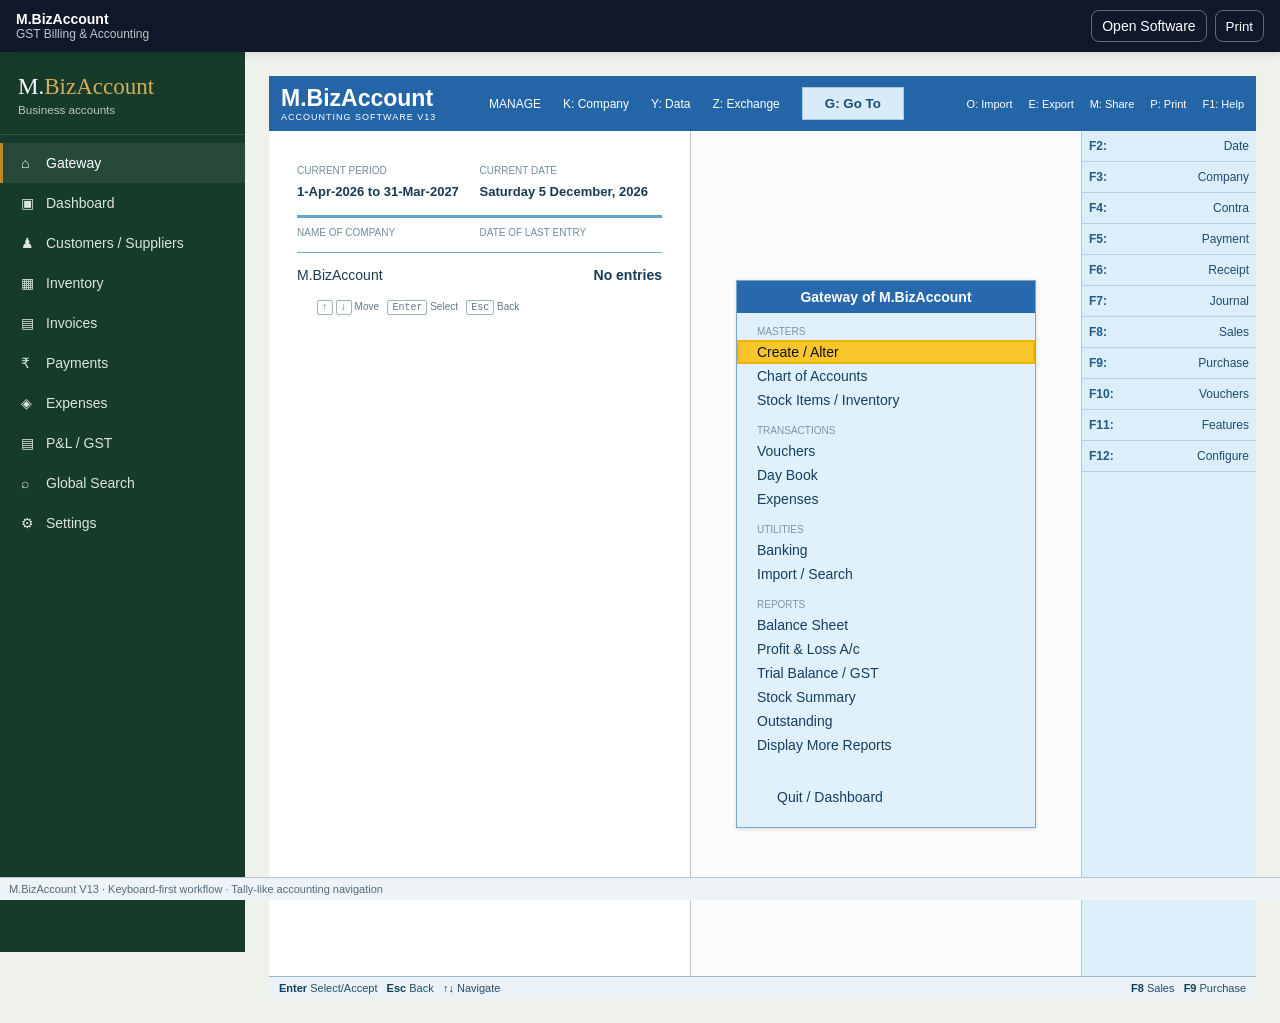
<file: index-1.html>
<!doctype html>
<html lang="en">
<head>
<meta charset="utf-8">
<meta name="viewport" content="width=device-width,initial-scale=1">
<title>M.BizAccount V19</title>
<style>
:root{--green:#173b2b;--green2:#28563f;--gold:#b8892f;--bg:#eef2eb;--card:#fff;--text:#1e2b24;--muted:#66756c;--line:#d7ded6;--danger:#a33d3d;--shadow:0 5px 18px #173b2b12}
*{box-sizing:border-box}body{margin:0;background:var(--bg);color:var(--text);font:14px Arial,sans-serif}.app{display:flex;min-height:100vh}.side{width:245px;background:var(--green);color:#fff;padding:16px 0;position:sticky;top:0;height:100vh;overflow:auto}.brand{padding:6px 18px 18px;border-bottom:1px solid #ffffff20}.brandbox{display:flex;gap:10px;align-items:center}.brandlogo{width:42px;height:42px;object-fit:contain;border-radius:8px;background:#fff;padding:3px}.brand b{font:23px Georgia}.brand b i{color:#d3ad5a;font-style:normal}.brand small{display:block;color:#b9c7bf;margin-top:3px}.nav{padding-top:8px}.nav button{display:block;width:100%;padding:12px 18px;background:none;border:0;border-left:3px solid transparent;color:#dce6df;text-align:left;font-size:14px}.nav button:hover,.nav button.on{background:#ffffff12;border-left-color:var(--gold);color:#fff}.nav .ico{width:25px;display:inline-block}.main{flex:1;padding:24px;overflow:auto}.topbar{display:flex;justify-content:space-between;align-items:center;gap:10px;margin-bottom:20px}.topbar h1{margin:0;font:28px Georgia;color:var(--green)}.sub{color:var(--muted);margin-top:4px}.actions{display:flex;gap:8px;flex-wrap:wrap;margin:0 0 16px}.cards{display:grid;grid-template-columns:repeat(auto-fit,minmax(175px,1fr));gap:13px}.card,.panel{background:var(--card);border:1px solid var(--line);border-radius:10px;padding:16px;box-shadow:var(--shadow)}.card small{color:var(--muted)}.money{font:21px monospace;margin-top:8px}.grid2{display:grid;grid-template-columns:1fr 1fr;gap:15px}.primary,.secondary,.dangerbtn{padding:9px 13px;border-radius:6px;cursor:pointer}.primary{background:var(--green2);color:#fff;border:0}.secondary{background:#fff;color:var(--green);border:1px solid #bdc9c0}.dangerbtn{background:#fff;color:var(--danger);border:1px solid #d8b4b4}.search{max-width:360px}input,select,textarea{padding:9px;border:1px solid #cbd5cd;border-radius:6px;background:#fff;width:100%;font:inherit}.field{margin-bottom:12px;flex:1}.field label{display:block;font-size:12px;color:var(--muted);margin-bottom:5px}.row{display:flex;gap:10px}.tablewrap{overflow:auto;border:1px solid var(--line);border-radius:8px}table{width:100%;border-collapse:collapse;background:#fff;min-width:650px}th{text-align:left;font-size:11px;color:var(--green);border-bottom:2px solid var(--green);padding:10px}td{padding:9px;border-bottom:1px solid var(--line)}td.r,th.r{text-align:right}.empty{padding:24px;background:#fff;border:1px dashed #cbd5cd;border-radius:8px;color:var(--muted)}.modalbg{position:fixed;z-index:20;inset:0;background:#0008;display:flex;align-items:center;justify-content:center;padding:14px}.modal{width:min(760px,100%);max-height:92vh;overflow:auto;background:#f9fbf8;border-radius:12px;padding:20px;box-shadow:0 20px 60px #0005}.modal h2{font:22px Georgia;margin:0 0 16px}.foot{display:flex;justify-content:flex-end;gap:8px;margin-top:16px}.logoPreview{max-height:75px;max-width:190px;border-radius:8px}.badge{display:inline-block;padding:4px 7px;border-radius:99px;background:#edf3ed;color:var(--green);font-size:11px}.chart{width:100%;height:230px}.muted{color:var(--muted)}.right{text-align:right}.lock{position:fixed;inset:0;background:var(--green);z-index:99;display:flex;align-items:center;justify-content:center;color:#fff}.lockbox{width:min(360px,92%);background:#fff;color:var(--text);padding:25px;border-radius:14px;text-align:center}.lockbox h2{font:25px Georgia;color:var(--green)}.toast{position:fixed;right:18px;bottom:18px;background:var(--green);color:#fff;padding:11px 15px;border-radius:8px;display:none;z-index:100}.invoiceprint{max-width:900px;margin:auto;background:#fff;padding:28px}.invoiceprint table{min-width:0}.invoiceprint th{color:#111;border-color:#111}.invoiceprint td{border-color:#ccc}.voucher{background:#fff;border:1px solid #aeb9b1;border-radius:6px;box-shadow:0 4px 16px #173b2b18}.vhead{background:#edf2ed;border-bottom:1px solid #bfc9c1;padding:10px 14px;display:flex;justify-content:space-between;align-items:center}.vtitle{font:20px Georgia;color:#173b2b}.vbody{padding:14px}.vfields{display:grid;grid-template-columns:1fr 1fr;gap:10px}.vfield{display:grid;grid-template-columns:145px 1fr;align-items:center;gap:8px}.vfield label{font-size:12px;color:#526159}.vtable{margin-top:12px;border:1px solid #aeb9b1}.vtable table{min-width:0}.vtable th{background:#edf2ed;border-bottom:1px solid #aeb9b1}.vbottom{display:grid;grid-template-columns:1fr 320px;gap:15px;margin-top:12px}.hotkeys{font-size:11px;color:#68766e;line-height:1.8}.totals{border:1px solid #bfc9c1;padding:10px;background:#f8faf7}.totals div{display:flex;justify-content:space-between;padding:3px}.totals .grand{font-weight:bold;border-top:1px solid #aeb9b1;margin-top:5px;padding-top:8px}@media(max-width:700px){.vfields,.vbottom{grid-template-columns:1fr}.vfield{grid-template-columns:110px 1fr}}@media(max-width:800px){.side{width:64px}.brand{padding:8px}.brand b,.brand small,.nav span{display:none}.nav button{padding:13px 18px}.main{padding:15px}.grid2{grid-template-columns:1fr}.row{flex-direction:column}.topbar{align-items:flex-start}.cards{grid-template-columns:repeat(2,1fr)}}@media(max-width:480px){.cards{grid-template-columns:1fr}.main{padding:10px}.card,.panel{padding:13px}}
@media print{body{background:#fff}.noprint{display:none!important}.invoiceprint{padding:0;max-width:none}.side,.main>.topbar{display:none!important}}

/* M.BizAccount V3 classic gateway */
.classic-gateway{min-height:calc(100vh - 55px);background:#f7f8f9;color:#173b55;font-family:Arial,sans-serif}
.cg-top{min-height:55px;background:#2465a8;color:#fff;display:flex;align-items:center;padding:0 12px;gap:18px}
.cg-brand{font-size:23px;font-weight:700;min-width:190px}.cg-brand small{display:block;font-size:9px;letter-spacing:1px;font-weight:400}
.cg-menu-top{display:flex;gap:22px;align-items:center;font-size:12px;flex:1}.cg-goto{background:#d9ebf8;color:#174d7a;border:1px solid #a8c8df;padding:8px 22px;font-weight:bold}
.cg-actions{display:flex;gap:16px;font-size:11px;white-space:nowrap}
.cg-body{display:grid;grid-template-columns:minmax(380px,1fr) 390px 175px;min-height:calc(100vh - 55px)}
.cg-left{background:#fff;border-right:1px solid #b6c8d5;padding:34px 28px}.cg-period{display:grid;grid-template-columns:1fr 1fr;border-bottom:3px solid #66a4d0;padding-bottom:16px}.cg-period label,.cg-head{display:block;color:#6f8ca3;font-size:10px;margin-bottom:7px}.cg-period b{font-size:13px}.cg-headrow{display:grid;grid-template-columns:1fr 1fr;border-bottom:1px solid #77a9cb;padding:9px 0 7px}.cg-row{display:grid;grid-template-columns:1fr 1fr;padding:14px 0;font-size:14px}.cg-row div:last-child{text-align:right;font-weight:bold}
.cg-center{display:flex;align-items:center;justify-content:center;background:#fbfbfb}.cg-box{width:300px;background:#e1f1fb;border:1px solid #7ba8c8;box-shadow:0 1px 4px #0002}.cg-title{background:#2868ad;color:#fff;text-align:center;padding:8px;font-size:14px;font-weight:bold}.cg-section{padding:13px 20px 3px;color:#7896ad;font-size:10px;text-transform:uppercase}.cg-item{display:block;width:100%;border:0;background:transparent;text-align:left;padding:4px 20px;font-size:14px;color:#143e62;cursor:pointer}.cg-item:hover,.cg-item:focus,.cg-item.selected{background:#f7c62b;color:#111;outline:none}.cg-quit{margin:28px 20px 18px;width:calc(100% - 40px)!important}
.cg-right{background:#dceefa;border-left:1px solid #b0c6d7}.cg-key{display:flex;justify-content:space-between;width:100%;border:0;border-bottom:1px solid #bad0df;background:transparent;color:#204c70;padding:8px 7px;font-size:12px;text-align:left;cursor:pointer}.cg-key:hover,.cg-key:focus{background:#c7e1f1;outline:none}.cg-key b{color:#225b88}.cg-footer{position:fixed;left:0;right:0;bottom:0;background:#eef3f7;border-top:1px solid #b9c7d0;color:#526b7c;padding:5px 9px;font-size:11px}
@media(max-width:1000px){.cg-body{grid-template-columns:1fr 300px}.cg-left{display:none}}@media(max-width:650px){.cg-body{grid-template-columns:1fr}.cg-right{display:none}.cg-box{width:min(92%,320px)}.cg-menu-top,.cg-actions{display:none}.cg-brand{min-width:auto}}


/* M.BizAccount V4 - accounting-first controls */
.v4-topmenu{display:flex;gap:6px;flex-wrap:wrap;background:#eef3f7;border:1px solid #b9c7d0;padding:5px;margin:6px 0}
.v4-topmenu button{background:#fff;border:1px solid #b9c7d0;padding:6px 10px;font-size:11px;cursor:pointer}
.v4-topmenu button:hover{background:#dceefa}
.v4-f10{display:grid;grid-template-columns:1fr 1fr;gap:6px;margin-top:8px}
.v4-f10 button{padding:9px;text-align:left;background:#fff;border:1px solid #c4ced5;cursor:pointer}
.v4-f10 button:hover{background:#edf4f8}
.v4-help{font-size:11px;color:#637583;padding:7px 0}
.v4-banner{background:#f7fbfe;border:1px solid #bdd1df;padding:7px 10px;margin:7px 0;font-size:11px}


/* M.BizAccount V10 - clean A4 tax invoice */
.tax-invoice{font-family:Arial,Helvetica,sans-serif;color:#111;background:#fff;width:210mm;min-height:297mm;margin:10px auto;padding:10mm 11mm;font-size:10px;line-height:1.18;box-shadow:0 0 0 1px #d5d5d5}
.tax-invoice *{box-sizing:border-box;min-width:0}
.ti-top{display:grid;grid-template-columns:42% 35% 23%;align-items:start;margin-bottom:7mm}
.ti-meta{font-size:8.5px;padding-top:5mm;overflow-wrap:anywhere}
.ti-meta div{margin:2px 0}
.ti-title{text-align:center;padding-top:1mm}
.ti-title h1{font-size:19px;margin:0 0 3px;font-weight:700}
.ti-title b{font-size:10px}
.ti-qr{width:27mm;height:27mm;border:1px solid #222;display:flex;align-items:center;justify-content:center;margin-left:auto}
.ti-qrbox{width:23mm;height:23mm;background:repeating-linear-gradient(45deg,#111 0 1px,#fff 1px 3px);position:relative}
.ti-qrbox:before,.ti-qrbox:after{content:"";position:absolute;width:7mm;height:7mm;background:#fff;border:2mm solid #111}
.ti-qrbox:before{left:1mm;top:1mm}.ti-qrbox:after{right:1mm;bottom:1mm}
.ti-box{border:1px solid #222}
.ti-grid{display:grid;grid-template-columns:47% 53%}
.ti-seller{padding:5px;min-height:25mm;border-bottom:1px solid #222;overflow-wrap:anywhere}
.ti-party{padding:5px;min-height:22mm;border-bottom:1px solid #222;overflow-wrap:anywhere}
.ti-right{border-left:1px solid #222;min-width:0}
.ti-right-row{display:grid;grid-template-columns:1fr 1fr;min-height:7.7mm;border-bottom:1px solid #777}
.ti-right-row:last-child{border-bottom:0}
.ti-right-row span{padding:4px;border-right:1px solid #777;overflow-wrap:anywhere}
.ti-right-row span:last-child{border-right:0}
.ti-items{width:100%;border-collapse:collapse;table-layout:fixed}
.ti-items th,.ti-items td{border:1px solid #333;padding:4px 3px;vertical-align:top;overflow-wrap:anywhere}
.ti-items th{text-align:center;font-weight:bold}
.ti-items th:nth-child(1){width:6%}.ti-items th:nth-child(2){width:27%}.ti-items th:nth-child(3){width:12%}.ti-items th:nth-child(4){width:12%}.ti-items th:nth-child(5){width:10%}.ti-items th:nth-child(6){width:7%}.ti-items th:nth-child(7){width:9%}.ti-items th:nth-child(8){width:17%}
.ti-items td.num,.ti-items th.num{text-align:right}.ti-items td.center,.ti-items th.center{text-align:center}
.ti-items tbody td{height:10mm}
.ti-summary{display:grid;grid-template-columns:58% 42%;border:1px solid #333;border-top:0}
.ti-words{padding:6px;border-right:1px solid #333;min-height:31mm;overflow-wrap:anywhere}
.ti-totalbox{padding:6px;min-width:0;overflow:hidden}
.totalline{display:flex;justify-content:space-between;gap:10px;padding:2px 0}
.totalline.grand{font-size:11px;border-top:1px solid #777;margin-top:2px;padding-top:4px}
.ti-tax{width:100%;max-width:100%;table-layout:fixed;border-collapse:collapse;margin-top:5px}
.ti-tax th,.ti-tax td{border:1px solid #333;padding:3px;overflow-wrap:anywhere}
.ti-tax th:nth-child(1){width:44%}.ti-tax th:nth-child(2){width:22%}.ti-tax th:nth-child(3){width:34%}
.ti-tax td.num{text-align:right}
.ti-bottom{display:grid;grid-template-columns:55% 45%;border:1px solid #333;border-top:0;min-height:31mm}
.ti-declare{padding:6px;border-right:1px solid #333;overflow-wrap:anywhere}
.ti-sign{text-align:right;padding:6px;display:flex;flex-direction:column;justify-content:space-between}
.ti-computer{text-align:center;margin-top:5px;font-size:8.5px}
.ti-note{font-size:8.5px;color:#444;margin-top:3px}
.ti-printbar{display:flex;gap:7px;justify-content:flex-end;margin-bottom:8px}
@media(max-width:700px){
 body{overflow-x:auto}
 .tax-invoice{width:100%;min-width:0;min-height:auto;margin:0;padding:9px 8px;font-size:8.5px;box-shadow:none}
 .ti-top{grid-template-columns:40% 36% 24%;margin-bottom:7px}
 .ti-title h1{font-size:16px}.ti-title b{font-size:8px}.ti-meta{font-size:7px;padding-top:14px}
 .ti-qr{width:22mm;height:22mm}.ti-qrbox{width:19mm;height:19mm}
 .ti-items th,.ti-items td{padding:3px 2px;font-size:7px}.ti-items tbody td{height:8.5mm}
 .ti-right-row{min-height:6.5mm}.ti-right-row span{padding:3px}
 .ti-summary{grid-template-columns:57% 43%}.ti-words,.ti-totalbox,.ti-declare,.ti-sign{padding:4px}
 .ti-bottom{min-height:27mm}.ti-tax th,.ti-tax td{padding:2px;font-size:7px}
 .ti-computer,.ti-note{font-size:6.5px}.ti-printbar{position:sticky;top:0;background:#eef2eb;padding:5px;margin:-9px -8px 7px;z-index:5}
 .ti-printbar button{font-size:10px;padding:5px 7px}
}
@media print{
 @page{size:A4 portrait;margin:0}
 .invoice-dual{width:210mm}
 html,body{margin:0!important;padding:0!important;background:#fff!important}
 .app{display:block!important;min-height:0!important}
 .tax-invoice{width:210mm;min-height:297mm;margin:0;padding:9mm 11mm;box-shadow:none;font-size:10px}
 .ti-printbar{display:none!important}
}

.company-logo{max-width:34mm;max-height:18mm;object-fit:contain;display:block;margin-bottom:3mm}
.company-logo-placeholder{width:34mm;height:18mm;border:1px dashed #999;display:flex;align-items:center;justify-content:center;font-size:8px;color:#777;margin-bottom:3mm}


/* M.BizAccount V10 Invoice Designer */
.format-panel{background:#f7f9fb;border:1px solid #c6d1d8;padding:12px;margin:10px 0}
.format-panel h3{margin:0 0 8px;color:#244b67}
.format-grid{display:grid;grid-template-columns:repeat(2,minmax(0,1fr));gap:8px}
.format-grid label{font-size:12px;font-weight:600}
.format-grid select,.format-grid input[type=text],.format-grid textarea{width:100%;margin-top:4px;padding:7px;border:1px solid #b8c5cc;border-radius:3px;background:#fff}
.format-grid textarea{min-height:60px;resize:vertical}
.format-checks{display:flex;flex-wrap:wrap;gap:10px;margin-top:8px}
.format-checks label{font-weight:400}
.invoice-preview-frame{border:1px solid #b9c6ce;background:#e9edf0;padding:12px;overflow:auto}
.preview-scale{transform-origin:top left}
.format-actions{display:flex;gap:7px;flex-wrap:wrap;margin-top:10px}
.format-actions button{padding:7px 12px;border:1px solid #8da1ae;background:#fff;cursor:pointer}
.format-actions .primary{background:#24608a;color:#fff;border-color:#24608a}
@media(max-width:650px){.format-grid{grid-template-columns:1fr}}


.invoice-company-logo{width:27mm;height:27mm;object-fit:contain;display:block;margin-left:auto}
@media(max-width:700px){.invoice-company-logo{width:22mm;height:22mm}}


.invoice-copy-label{font-weight:700;text-align:right;font-size:10px;margin:0 0 3mm;text-transform:uppercase;letter-spacing:.3px}
.invoice-copy{page-break-after:always}
.invoice-copy:last-child{page-break-after:auto}
@media print{
 .invoice-copy{page-break-after:always;break-after:page}
 .invoice-copy:last-child{page-break-after:auto;break-after:auto}
}


/* M.BizAccount V10 - reactive keyboard-first accounting shell */
.v9-focus{outline:2px solid #f0b400!important;outline-offset:-2px}
.v9-status{display:flex;justify-content:space-between;gap:10px;align-items:center;background:#eaf2f8;border-top:1px solid #9bb5c8;padding:5px 10px;font-size:11px;color:#294e68}
.v9-status b{color:#123f5e}
.v9-menuhint{font-size:10px;color:#60788a;margin:4px 20px 8px}
.v9-kbd{font-family:monospace;border:1px solid #9fb2bf;background:#fff;padding:1px 4px;border-radius:2px}
@media(max-width:700px){
 .v9-status{font-size:9px}.v9-menuhint{font-size:9px}
}


/* V10 reference-style GST invoice */
.ref-invoice{width:210mm;min-height:297mm;margin:0 auto;background:#fff;color:#111;font-family:Arial,Helvetica,sans-serif;font-size:9.5px;line-height:1.15;padding:7mm 7mm 6mm;box-sizing:border-box}
.ref-copy-label{text-align:right;font-weight:700;font-size:10px;margin-bottom:2mm}
.ref-head{display:grid;grid-template-columns:57% 43%;gap:4mm;align-items:start}
.ref-company{display:grid;grid-template-columns:30mm 1fr;gap:4mm;min-height:36mm}
.ref-logo{width:28mm;height:28mm;object-fit:contain;border:0}
.ref-logo-placeholder{width:28mm;height:28mm;border:1px solid #bbb;display:flex;align-items:center;justify-content:center;font-size:7px;color:#777}
.ref-company h2{font-size:16px;margin:6mm 0 2mm;text-transform:uppercase}
.ref-company p{margin:1px 0}
.ref-meta{background:#f7f4d7;padding:3mm;border-radius:1mm;min-height:36mm}
.ref-meta div{margin:1.5mm 0}
.ref-title{text-align:center;font-weight:700;margin:2mm 0 3mm}
.ref-title .small{font-size:9px}
.ref-buyer{background:#f7f4d7;padding:3mm;min-height:27mm;margin-bottom:2mm}
.ref-buyer b:first-child{font-size:9px}
.ref-einv{display:grid;grid-template-columns:1fr 38mm;gap:3mm;min-height:31mm;margin:1mm 0 2mm}
.ref-einfo{padding:2mm 8mm}
.ref-einfo .label{display:inline-block;background:#f7f4d7;padding:2mm 4mm;font-weight:700;margin-bottom:3mm}
.ref-qr{display:flex;align-items:center;justify-content:center}
.ref-qr img{width:32mm;height:32mm;object-fit:contain}
.ref-qrbox{width:31mm;height:31mm;border:1px solid #333;background:repeating-linear-gradient(45deg,#111 0 1px,#fff 1px 3px);position:relative}
.ref-qrbox:before,.ref-qrbox:after{content:"";position:absolute;width:8mm;height:8mm;background:#fff;border:2mm solid #111}
.ref-qrbox:before{left:2mm;top:2mm}.ref-qrbox:after{right:2mm;bottom:2mm}
.ref-items{width:100%;border-collapse:collapse;table-layout:fixed}
.ref-items th,.ref-items td{border:1px solid #222;padding:2.5px 2px;vertical-align:top;overflow-wrap:anywhere}
.ref-items th{text-align:center;font-weight:700}
.ref-items th:nth-child(1){width:5%}.ref-items th:nth-child(2){width:34%}.ref-items th:nth-child(3){width:11%}.ref-items th:nth-child(4){width:11%}.ref-items th:nth-child(5){width:12%}.ref-items th:nth-child(6){width:9%}.ref-items th:nth-child(7){width:18%}
.ref-items td.n,.ref-items th.n{text-align:right}.ref-items td.c,.ref-items th.c{text-align:center}
.ref-items tbody tr{height:9mm}
.ref-items tfoot td{font-weight:700;height:7mm}
.ref-totals{display:grid;grid-template-columns:64% 36%;border:1px solid #222;border-top:0}
.ref-words{padding:3mm;min-height:19mm}
.ref-right-total{padding:3mm;border-left:1px solid #222}
.ref-right-total div{display:flex;justify-content:space-between;margin:1.5mm 0}
.ref-tax{width:100%;border-collapse:collapse;margin-top:3mm}
.ref-tax th,.ref-tax td{border:1px solid #222;padding:2px}
.ref-tax th{text-align:center}
.ref-tax td.n{text-align:right}
.ref-analysis{margin-top:2mm}
.ref-analysis table{width:100%;border-collapse:collapse;table-layout:fixed}
.ref-analysis th,.ref-analysis td{border:1px solid #222;padding:2.5px}
.ref-analysis th{text-align:center}
.ref-analysis td.n{text-align:right}
.ref-bottom{display:grid;grid-template-columns:55% 45%;border:1px solid #222;border-top:0;min-height:30mm}
.ref-declare{padding:3mm}
.ref-sign{padding:3mm;text-align:right;display:flex;flex-direction:column;justify-content:space-between}
.ref-footer{text-align:center;font-size:8px;margin-top:2mm;border-top:1px solid #ddd;padding-top:1.5mm}
.ref-note{font-size:7.5px;margin-top:1mm}
@media print{
 .ref-invoice{margin:0;width:210mm;min-height:297mm;box-shadow:none}
 .ref-copy{page-break-after:always;break-after:page}
 .ref-copy:last-child{page-break-after:auto;break-after:auto}
}

<style id="v11ref">.classic-ref{width:210mm;min-height:297mm;margin:0 auto;background:#fff;color:#111;font:9.2px Arial,Helvetica,sans-serif;padding:6mm 8mm 5mm;box-sizing:border-box}.classic-copy{text-align:right;font-weight:700;font-size:9px}.classic-title{text-align:center;font-weight:700;font-size:12px;margin:1mm 0 2mm}.classic-topline{display:grid;grid-template-columns:1fr 43mm;min-height:32mm}.classic-irn{padding:4mm 2mm 2mm 0;line-height:1.45;word-break:break-all}.classic-qr{text-align:center;font-size:8px;font-weight:700}.classic-logo{max-width:30mm;max-height:24mm;object-fit:contain}.classic-logo-placeholder{width:30mm;height:24mm;border:1px dashed #999;display:flex;align-items:center;justify-content:center;font-size:7px;color:#777}.classic-qr-image{width:32mm;height:32mm;object-fit:contain;display:block;margin:1mm auto}.classic-qr-box{width:29mm;height:29mm;margin:1mm auto;border:1px solid #222;background:repeating-linear-gradient(45deg,#111 0 1px,#fff 1px 3px);display:flex;align-items:center;justify-content:center;font-size:7px}.classic-info,.classic-items,.classic-tax{width:100%;border-collapse:collapse;table-layout:fixed}.classic-info td{border:1px solid #222;padding:2px 3px;vertical-align:top}.classic-info .seller{width:49%;font-size:9px}.classic-info .partyblock{width:49%;min-height:24mm}.classic-items{margin-top:0}.classic-items th,.classic-items td,.classic-tax th,.classic-tax td{border:1px solid #222;padding:2.2px;vertical-align:top}.classic-items th,.classic-tax th{font-weight:700;text-align:center}.classic-items th:nth-child(1){width:5%}.classic-items th:nth-child(2){width:33%}.classic-items th:nth-child(3){width:11%}.classic-items th:nth-child(4){width:11%}.classic-items th:nth-child(5){width:11%}.classic-items th:nth-child(6){width:14%}.classic-items th:nth-child(7){width:15%}.classic-items tbody tr{height:9mm}.n{text-align:right}.c{text-align:center}.classic-summary{display:grid;grid-template-columns:64% 36%;border:1px solid #222;border-top:0;min-height:21mm}.classic-summary .words{padding:3mm}.sumbox{border-left:1px solid #222;padding:2mm}.sumbox div{display:flex;justify-content:space-between;padding:1px}.classic-tax{margin-top:2mm}.taxwords{padding:2mm 0}.classic-bottom{display:grid;grid-template-columns:55% 45%;border:1px solid #222;min-height:30mm}.classic-bottom>div{padding:3mm}.classic-bottom .sign{border-left:1px solid #222;text-align:right;display:flex;flex-direction:column;justify-content:space-between}.classic-footer{text-align:center;font-size:7.5px;border-top:1px solid #777;margin-top:2mm;padding-top:1.5mm}.classic-ref.ref-copy{page-break-after:always;break-after:page}.classic-ref.ref-copy:last-child{page-break-after:auto;break-after:auto}@media print{.classic-ref{margin:0;width:210mm;min-height:297mm;box-shadow:none}.classic-ref.ref-copy{page-break-after:always}.classic-ref.ref-copy:last-child{page-break-after:auto}}@media(max-width:700px){.classic-ref{width:100%;min-height:auto;padding:10px;font-size:8px}.classic-info,.classic-items,.classic-tax{font-size:7px}.classic-topline{grid-template-columns:1fr 34mm}.classic-qr-image{width:25mm;height:25mm}.classic-qr-box{width:24mm;height:24mm}}</style></style>

<style id="tallyref-v12">
.tallyref-page{width:210mm;min-height:297mm;margin:0 auto;background:#fff;color:#111;font:9px Arial,Helvetica,sans-serif;line-height:1.18;padding:6mm 5mm 4mm;box-sizing:border-box}
.tallyref-copy{text-align:right;font-weight:700;font-size:9px;margin-bottom:1mm;text-transform:uppercase}
.tallyref-heading{text-align:center;font-weight:700;font-size:10px;margin-bottom:2mm}
.tallyref-head{display:grid;grid-template-columns:58% 42%;gap:3mm;align-items:start}
.tallyref-company{display:grid;grid-template-columns:27mm 1fr;gap:3mm;min-height:27mm}
.tallyref-logo{width:25mm;height:25mm;object-fit:contain}
.tallyref-logo-placeholder{width:25mm;height:25mm;border:1px dashed #999;display:flex;align-items:center;justify-content:center;font-size:7px;color:#777}
.tallyref-companyname{font-size:14px;font-weight:700;margin:1mm 0 1.5mm}
.tallyref-companytext div{margin:.7mm 0}
.tallyref-invoicemeta{background:#f5f2d6;padding:2.5mm;min-height:24mm}
.tallyref-invoicemeta div{margin:1.2mm 0}
.tallyref-buyer{background:#f5f2d6;padding:2.5mm;min-height:23mm;margin-top:1mm}
.tallyref-buyer b:first-child{font-size:9px}
.tallyref-order{display:grid;grid-template-columns:1fr 1fr;padding:1.5mm 0;min-height:7mm}
.tallyref-einv{display:grid;grid-template-columns:1fr 38mm;min-height:31mm;margin:0 0 1.5mm}
.tallyref-einfo{padding:1.5mm 8mm 1.5mm 1mm}
.tallyref-e-label{display:inline-block;background:#f5f2d6;padding:2mm 4mm;font-weight:700;margin-bottom:2.5mm}
.tallyref-einfo div{margin:1mm 0;word-break:break-all}
.tallyref-qrcell{display:flex;align-items:center;justify-content:center}
.tallyref-qr{width:30mm;height:30mm;object-fit:contain}
.tallyref-qrbox{width:29mm;height:29mm;border:1px solid #222;background:repeating-linear-gradient(45deg,#111 0 1px,#fff 1px 3px);position:relative}
.tallyref-qrbox:before,.tallyref-qrbox:after{content:"";position:absolute;width:7mm;height:7mm;background:#fff;border:2mm solid #111}
.tallyref-qrbox:before{left:2mm;top:2mm}.tallyref-qrbox:after{right:2mm;bottom:2mm}
.tallyref-items{width:100%;border-collapse:collapse;table-layout:fixed}
.tallyref-items th,.tallyref-items td{border:1px solid #222;padding:2.3px 2px;vertical-align:top;overflow-wrap:anywhere}
.tallyref-items th{text-align:center;font-weight:700}
.tallyref-items th:nth-child(1){width:5%}.tallyref-items th:nth-child(2){width:34%}.tallyref-items th:nth-child(3){width:11%}.tallyref-items th:nth-child(4){width:10%}.tallyref-items th:nth-child(5){width:11%}.tallyref-items th:nth-child(6){width:12%}.tallyref-items th:nth-child(7){width:7%}.tallyref-items th:nth-child(8){width:10%}
.tallyref-items td.n,.tallyref-items th.n{text-align:right}.tallyref-items td.c,.tallyref-items th.c{text-align:center}
.tallyref-items tbody tr{height:9mm}.tallyref-items tfoot td{height:6mm}
.tallyref-summary{display:grid;grid-template-columns:64% 36%;border:1px solid #222;border-top:0;min-height:18mm}
.tallyref-words{padding:2.5mm}.tallyref-words span{float:right}
.tallyref-totalbox{border-left:1px solid #222;padding:2mm}
.tallyref-totalbox div{display:flex;justify-content:space-between;margin:1mm 0}
.tallyref-totalbox .grand{border-top:1px solid #777;padding-top:1.5mm;margin-top:1.5mm;font-size:10px}
.tallyref-analysis{margin-top:2mm}
.tallyref-tax{width:100%;border-collapse:collapse;table-layout:fixed}
.tallyref-tax th,.tallyref-tax td{border:1px solid #222;padding:2px;vertical-align:top;overflow-wrap:anywhere}
.tallyref-tax th{text-align:center}.tallyref-tax td.n{text-align:right}
.tallyref-tax th:nth-child(1){width:16%}.tallyref-tax th:nth-child(2){width:16%}.tallyref-tax th:nth-child(3){width:10%}.tallyref-tax th:nth-child(4){width:15%}.tallyref-tax th:nth-child(5){width:13%}.tallyref-tax th:nth-child(6){width:15%}.tallyref-tax th:nth-child(7){width:15%}
.tallyref-taxwords{padding:2mm 0}
.tallyref-bottom{display:grid;grid-template-columns:55% 45%;border:1px solid #222;min-height:27mm}
.tallyref-declare{padding:2.5mm}.tallyref-sign{border-left:1px solid #222;padding:2.5mm;text-align:right;display:flex;flex-direction:column;justify-content:space-between}
.tallyref-footer{text-align:center;font-size:7.5px;border-top:1px solid #777;margin-top:1.5mm;padding-top:1mm}
@media print{
 .tallyref-page{margin:0;width:210mm;min-height:297mm;padding:6mm 5mm 4mm;box-shadow:none}
 .tallyref-page.ref-copy{page-break-after:always;break-after:page}
 .tallyref-page.ref-copy:last-child{page-break-after:auto;break-after:auto}
}
@media(max-width:700px){
 .tallyref-page{width:100%;min-height:auto;padding:10px;font-size:7.5px}
 .tallyref-companyname{font-size:11px}.tallyref-items th,.tallyref-items td,.tallyref-tax th,.tallyref-tax td{font-size:6.5px;padding:2px}
}
</style>
<style>.cancelbtn{padding:7px 10px;border-radius:6px;cursor:pointer;background:#fff7f7;color:#a33d3d;border:1px solid #d8a8a8}.cancelled-badge{display:inline-block;padding:3px 7px;border-radius:99px;background:#fdecec;color:#9b2f2f;font-weight:700;font-size:11px}.invoice-status{font-weight:700;color:#9b2f2f;border:1px solid #d8a8a8;padding:3px 7px;display:inline-block;margin-bottom:3mm}</style><style id="website-shell">
.website-bar{position:sticky;top:0;z-index:9999;display:flex;align-items:center;justify-content:space-between;gap:12px;padding:10px 16px;background:#0f172a;color:#fff;box-shadow:0 2px 8px rgba(0,0,0,.12)}
.website-brand{font-weight:800}.website-sub{font-size:12px;opacity:.75}
.website-actions{display:flex;gap:8px}.website-actions a,.website-actions button{color:#fff;background:transparent;border:1px solid rgba(255,255,255,.35);border-radius:8px;padding:7px 10px;text-decoration:none;cursor:pointer}
@media(max-width:600px){.website-sub{display:none}.website-actions a{display:none}.website-bar{padding:9px 10px}}
</style>
<style id="v20-responsive">
/* M.BizAccount V20 — responsive app shell */
html, body { width:100%; max-width:100%; overflow-x:hidden; }
body { margin:0; }
*, *::before, *::after { box-sizing:border-box; }
img { max-width:100%; }
button, input, select, textarea { max-width:100%; }
#app { width:100%; min-width:0; }
.website-bar { width:100%; }
@media (max-width: 900px) {
  .app, .main, .content, .page, .panel, .card { max-width:100%; }
  .grid, .dashboard-grid, .two-col, .three-col { grid-template-columns:1fr !important; }
  .sidebar { width:100% !important; }
  .table-wrap, .table-responsive, .invoice-preview-frame { overflow-x:auto; -webkit-overflow-scrolling:touch; }
}
@media (max-width: 700px) {
  body { font-size:14px; }
  .website-bar { padding:8px 10px; gap:8px; }
  .website-brand { font-size:16px; }
  .website-actions { gap:5px; }
  .website-actions button { padding:6px 8px; }
  input, select, textarea { font-size:16px !important; min-height:40px; }
  button { min-height:38px; }
  .modalbg { padding:8px !important; align-items:flex-start !important; }
  .modal { width:100% !important; max-width:100% !important; margin:0 !important; }
  .foot { flex-wrap:wrap !important; gap:6px !important; }
  .foot > * { max-width:100%; }
  .format-grid { grid-template-columns:1fr !important; }
  .format-actions { flex-direction:column; }
  .format-actions button { width:100%; }
  .v4-topmenu { overflow-x:auto; flex-wrap:nowrap; -webkit-overflow-scrolling:touch; }
  .v4-topmenu button { flex:0 0 auto; }
  .v4-f10 { grid-template-columns:1fr !important; }
  .invoice-preview-frame { padding:5px; }
  .tax-invoice, .classic-ref, .tallyref-page, .ref-invoice {
    width:100% !important;
    min-width:0 !important;
    margin:0 !important;
    padding:8px !important;
    box-shadow:none !important;
  }
  .ti-top, .classic-topline, .tallyref-head {
    grid-template-columns:1fr !important;
    gap:7px !important;
  }
  .ti-title { order:-1; }
  .ti-qr, .classic-qr, .tallyref-qrcell { margin-left:0; }
  .ti-grid { grid-template-columns:1fr !important; }
  .ti-bottom, .ref-bottom, .tallyref-bottom { grid-template-columns:1fr !important; }
  .ti-sign, .ref-sign, .tallyref-sign { border-left:0 !important; border-top:1px solid #222; }
  .ti-items, .ti-tax, .classic-items, .classic-tax, .tallyref-items, .tallyref-tax, .ref-items, .ref-tax, .ref-analysis table {
    font-size:7px !important;
  }
  .ti-items th, .ti-items td, .ti-tax th, .ti-tax td,
  .classic-items th, .classic-items td, .classic-tax th, .classic-tax td,
  .tallyref-items th, .tallyref-items td, .tallyref-tax th, .tallyref-tax td,
  .ref-items th, .ref-items td, .ref-tax th, .ref-tax td { padding:2px !important; }
}
@media (max-width: 430px) {
  .website-sub { display:none; }
  .website-actions button { font-size:12px; }
  .tax-invoice, .classic-ref, .tallyref-page, .ref-invoice { padding:6px !important; }
  .ti-title h1 { font-size:15px !important; }
  .ti-meta { font-size:7px !important; }
  .ti-items th, .ti-items td, .ti-tax th, .ti-tax td,
  .classic-items th, .classic-items td, .classic-tax th, .classic-tax td,
  .tallyref-items th, .tallyref-items td, .tallyref-tax th, .tallyref-tax td,
  .ref-items th, .ref-items td, .ref-tax th, .ref-tax td { font-size:6px !important; }
}
@media print {
  html, body { overflow:visible !important; }
  .tax-invoice, .classic-ref, .tallyref-page, .ref-invoice { width:210mm !important; }
}
</style>


<style id="v21-upgrade">
/* V21 Tally-style accounting workflow */
.v21-section{margin-top:18px}
.v21-grid{display:grid;grid-template-columns:repeat(2,minmax(0,1fr));gap:12px}
.v21-card{border:1px solid #d9dee7;border-radius:12px;padding:14px;background:#fff}
.v21-card h3{margin:0 0 7px}
.v21-kpi{font-size:22px;font-weight:800}
.v21-help{font-size:12px;color:#667085}
.v21-shortcuts{display:flex;flex-wrap:wrap;gap:7px}
.v21-shortcuts span{border:1px solid #ccd3df;border-radius:7px;padding:5px 8px;background:#f7f8fa;font-size:12px}
@media(max-width:700px){.v21-grid{grid-template-columns:1fr}}
</style>
<script>
/* V21 compatibility helpers — adds Tally-style voucher categories without replacing existing data. */
window.V21_FEATURES = {
  voucherTypes: ["Sales","Purchase","Receipt","Payment","Contra","Journal","Debit Note","Credit Note"],
  gstModes: ["Local (CGST + SGST/UTGST)","Interstate (IGST)","Exempt","Nil Rated"],
  units: ["NOS","KG","LTR","BOX","MTR","SET"]
};
function v21VoucherMenu(){
  return `<div class="v21-section"><div class="v21-card">
    <h3>Voucher Types</h3>
    <div class="v21-shortcuts">${V21_FEATURES.voucherTypes.map((x,i)=>`<span>${i+1}. ${x}</span>`).join("")}</div>
    <div class="v21-help" style="margin-top:8px">Use the existing voucher screens to record transactions. This layer keeps the Tally-style terminology while preserving your current M.BizAccount data.</div>
  </div></div>`;
}
function v21GstSummary(){
  const tx=(window.D&&Array.isArray(D.tx))?D.tx:[];
  let sales=0,purchase=0;
  tx.filter(x=>!x.cancelled).forEach(x=>{
    const t=String(x.type||"").toLowerCase();
    const total=Number(x.total||x.amount||0);
    if(t.includes("sales")) sales+=total;
    if(t.includes("purchase")) purchase+=total;
  });
  return `<div class="v21-section"><div class="v21-grid">
    <div class="v21-card"><div class="v21-help">Sales</div><div class="v21-kpi">${typeof money==="function"?money(sales):sales.toFixed(2)}</div></div>
    <div class="v21-card"><div class="v21-help">Purchase</div><div class="v21-kpi">${typeof money==="function"?money(purchase):purchase.toFixed(2)}</div></div>
  </div></div>`;
}
</script>


<style id="v22-accounting-ui">
:root{--v22-border:#cfd6df;--v22-bg:#f5f7fa;--v22-panel:#fff;--v22-text:#1d2939}
.v22-gateway{font-family:Arial,sans-serif;color:var(--v22-text);background:var(--v22-bg);border:1px solid var(--v22-border);border-radius:8px;overflow:hidden;margin:10px 0}
.v22-head{display:flex;justify-content:space-between;align-items:center;gap:12px;padding:10px 14px;border-bottom:1px solid var(--v22-border);background:var(--v22-panel)}
.v22-brand{font-weight:800;font-size:18px}.v22-sub{font-size:11px;opacity:.65}
.v22-grid{display:grid;grid-template-columns:230px 1fr;min-height:420px}
.v22-nav{border-right:1px solid var(--v22-border);padding:10px;background:#fafbfc}
.v22-nav button{display:block;width:100%;text-align:left;margin:4px 0;padding:9px 10px;border:1px solid transparent;background:transparent;border-radius:6px;cursor:pointer}
.v22-nav button:hover{border-color:var(--v22-border);background:var(--v22-panel)}
.v22-main{padding:14px}.v22-cards{display:grid;grid-template-columns:repeat(4,minmax(0,1fr));gap:10px}
.v22-card{background:var(--v22-panel);border:1px solid var(--v22-border);border-radius:8px;padding:12px}
.v22-label{font-size:11px;opacity:.65}.v22-value{font-size:20px;font-weight:800;margin-top:4px}
.v22-short{display:flex;flex-wrap:wrap;gap:7px;margin-top:14px}
.v22-key{padding:6px 8px;border:1px solid var(--v22-border);border-radius:6px;background:var(--v22-panel);font-size:12px}
@media(max-width:800px){.v22-grid{grid-template-columns:1fr}.v22-nav{border-right:0;border-bottom:1px solid var(--v22-border);display:grid;grid-template-columns:repeat(2,minmax(0,1fr));gap:4px}.v22-nav button{margin:0}.v22-cards{grid-template-columns:repeat(2,minmax(0,1fr))}}
@media(max-width:430px){.v22-cards{grid-template-columns:1fr}.v22-head{align-items:flex-start;flex-direction:column}}
</style>

<script id="v22-accounting-layer">
/* M.BizAccount V22: original accounting workflow layer; does not copy Tally branding/assets. */
window.MBizV22={
  vouchers:["Sales","Purchase","Receipt","Payment","Contra","Journal","Debit Note","Credit Note"],
  reports:["Day Book","Trial Balance","Profit & Loss","Balance Sheet","Outstanding","Stock Summary","GST Summary","HSN/SAC Summary"],
  shortcuts:["F2 Date","F4 Contra","F5 Payment","F6 Receipt","F7 Journal","F8 Sales","F9 Purchase"]
};
function mbizV22Open(tabName){
  if(typeof window.tab!=="undefined"){window.tab=tabName; if(typeof render==="function")render();}
}
function mbizV22Panel(){
  const sales=(window.D&&Array.isArray(D.tx))?D.tx.filter(x=>!x.cancelled&&String(x.type||"").toLowerCase().includes("sales")).length:0;
  const purchase=(window.D&&Array.isArray(D.tx))?D.tx.filter(x=>!x.cancelled&&String(x.type||"").toLowerCase().includes("purchase")).length:0;
  return `<section class="v22-gateway">
    <div class="v22-head"><div><div class="v22-brand">M.BizAccount</div><div class="v22-sub">Accounting & GST Edition</div></div>
    <div class="v22-sub">Tally-style workflow • Original M.BizAccount interface</div></div>
    <div class="v22-grid">
      <nav class="v22-nav">
        <button onclick="mbizV22Open('dashboard')">🏠 Gateway / Dashboard</button>
        <button onclick="mbizV22Open('parties')">📒 Ledgers / Accounts</button>
        <button onclick="mbizV22Open('items')">📦 Inventory</button>
        <button onclick="mbizV22Open('voucher')">🧾 Vouchers</button>
        <button onclick="mbizV22Open('payments')">📅 Day Book</button>
        <button onclick="mbizV22Open('expenses')">💳 Expenses</button>
        <button onclick="mbizV22Open('reports')">📊 Reports / GST</button>
        <button onclick="mbizV22Open('settings')">⚙️ Company / Settings</button>
      </nav>
      <main class="v22-main">
        <div class="v22-cards">
          <div class="v22-card"><div class="v22-label">Sales Vouchers</div><div class="v22-value">${sales}</div></div>
          <div class="v22-card"><div class="v22-label">Purchase Vouchers</div><div class="v22-value">${purchase}</div></div>
          <div class="v22-card"><div class="v22-label">Ledgers</div><div class="v22-value">${window.D?D.parties.length:0}</div></div>
          <div class="v22-card"><div class="v22-label">Stock Items</div><div class="v22-value">${window.D?D.items.length:0}</div></div>
        </div>
        <div class="v22-short">${MBizV22.vouchers.map(x=>`<span class="v22-key">${x}</span>`).join("")}</div>
        <div class="v22-short">${MBizV22.shortcuts.map(x=>`<span class="v22-key">${x}</span>`).join("")}</div>
      </main>
    </div>
  </section>`;
}
</script>

</head>
<body>
<div class="website-bar">
  <div><div class="website-brand">M.BizAccount</div><div class="website-sub">GST Billing &amp; Accounting</div></div>
  <div class="website-actions"><a href="#app">Open Software</a><button type="button" onclick="window.print()">Print</button></div>
</div>
<div id="app"><div id="v21FeatureLayer"></div>
<div id="app"></div><div id="toast" class="toast"></div>
<script>
const KEY="mbizaccount_v3_data";
const blank=()=>({company:{name:"M.BizAccount",logo:"",address:"",gstin:"",phone:"",email:"",bank:"",account:"",ifsc:"",terms:"Goods once sold will not be taken back.\\nSubject to local jurisdiction."},parties:[],items:[],tx:[],expenses:[],counter:{sales:1,purchase:1,receipt:1,payment:1,expense:1},pin:""});
let D=(()=>{try{return JSON.parse(localStorage.getItem(KEY))||blank()}catch(e){return blank()}})();
D.company=D.company||blank().company;D.parties=D.parties||[];D.items=D.items||[];D.tx=D.tx||D.vouchers||[];D.expenses=D.expenses||[];D.counter=D.counter||blank().counter;
let tab="gateway",activeParty=null,modal="",editing=null,invoiceLines=[],searchTerm="",gatewayMenuIndex=0;

const $=id=>document.getElementById(id), uid=()=>Math.random().toString(36).slice(2,10), today=()=>new Date().toISOString().slice(0,10);
const money=n=>"₹"+(Number(n)||0).toLocaleString("en-IN",{minimumFractionDigits:2,maximumFractionDigits:2});
const esc=s=>String(s??"").replace(/[&<>"']/g,m=>({"&":"&amp;","<":"&lt;",">":"&gt;",'"':"&quot;","'":"&#39;"}[m]));
function save(){localStorage.setItem(KEY,JSON.stringify(D));render()}
function toast(s){$("toast").textContent=s;$("toast").style.display="block";setTimeout(()=>$("toast").style.display="none",1800)}
function no(type){let n=D.counter[type]||1;D.counter[type]=n+1;return type.slice(0,2).toUpperCase()+"-"+String(n).padStart(4,"0")}
function fyShort(dateStr){const d=new Date((dateStr||today())+"T00:00:00");const y=d.getFullYear();const start=d.getMonth()>=3?y:y-1;return String(start).slice(-2)+String(start+1).slice(-2)}
function invoicePrefix(){return (D.company.invoicePrefix||"INV/TT").trim().replace(/\s+/g,"")}
function invoiceNo(type,dateStr,consume=false){let n=D.counter[type]||1;if(consume)D.counter[type]=n+1;const prefix=type==="sales"?invoicePrefix():((D.company.purchasePrefix||"PUR/TT").trim().replace(/\s+/g,""));return prefix+"/"+fyShort(dateStr)+"/"+String(n).padStart(6,"0")}

function pname(id){return D.parties.find(p=>p.id===id)?.name||"Cash / Walk-in"}
function txEffect(v){if(v.type==="sales")return +(v.total||0);if(v.type==="purchase")return -(v.total||0);if(v.type==="receipt")return -(v.amount||0);if(v.type==="payment")return +(v.amount||0);return 0}
function totals(){let sales=0,purchases=0,gst=0,cash=0,expenses=0;D.tx.filter(v=>!v.cancelled).forEach(v=>{if(v.type==="sales"){sales+=+v.total||0;gst+=+v.gst||0;if(v.mode==="Cash")cash+=+v.total||0}if(v.type==="purchase"){purchases+=+v.total||0;gst-=+v.gst||0;if(v.mode==="Cash")cash-=+v.total||0}if(v.type==="receipt")cash+=+v.amount||0;if(v.type==="payment")cash-=+v.amount||0});D.expenses.forEach(e=>{expenses+=+e.amount||0;cash-=+e.amount||0});let rec=0,pay=0;D.parties.forEach(p=>{let b=D.tx.filter(v=>v.partyId===p.id&&!v.cancelled).reduce((a,v)=>a+txEffect(v),0);if(p.type==="customer")rec+=Math.max(0,b);else pay+=Math.max(0,-b)});let stock=D.items.reduce((a,i)=>a+(+i.stock||0)*(+i.rate||0),0);return{sales,purchases,gst,cash,expenses,rec,pay,stock,profit:sales-purchases-expenses}}
function header(title,sub){return `<div class="topbar"><div><h1>${title}</h1><div class="sub">${sub||""}</div></div><span class="badge">${new Date().toLocaleDateString("en-IN")}</span></div>`}
function table(head,rows){return `<div class="tablewrap"><table><thead><tr>${head.map(h=>`<th>${h}</th>`).join("")}</tr></thead><tbody>${rows.map(r=>`<tr>${r.map((x,i)=>`<td class="${i===r.length-1?'r':''}">${x}</td>`).join("")}</tr>`).join("")}</tbody></table></div>`}
function gateway(){
let fy="1-Apr-"+new Date().getFullYear()+" to 31-Mar-"+(new Date().getFullYear()+1);
let last=D.tx.length?[...D.tx].sort((a,b)=>String(b.date).localeCompare(String(a.date)))[0].date:"No entries";
const menu=[
 ["Create / Alter","parties"],
 ["Chart of Accounts","parties"],
 ["Stock Items / Inventory","items"],
 ["Vouchers","voucher"],
 ["Day Book","payments"],
 ["Expenses","expenses"],
 ["Banking","payments"],
 ["Import / Search","search"],
 ["Balance Sheet","reports"],
 ["Profit & Loss A/c","reports"],
 ["Trial Balance / GST","reports"],
 ["Stock Summary","reports"],
 ["Outstanding","reports"],
 ["Display More Reports","reports"],
 ["Quit / Dashboard","dashboard"]
];
let mi=Math.max(0,Math.min(gatewayMenuIndex||0,menu.length-1));
return `<div class="classic-gateway" tabindex="0">
<div class="cg-top"><div class="cg-brand">M.BizAccount<small>ACCOUNTING SOFTWARE V13</small></div>
<div class="cg-menu-top"><span>MANAGE</span><span onclick="tab='settings';render()">K: Company</span><span onclick="tab='settings';render()">Y: Data</span><span>Z: Exchange</span><button class="cg-goto" onclick="tab='search';render()">G: Go To</button></div>
<div class="cg-actions"><span>O: Import</span><span>E: Export</span><span>M: Share</span><span>P: Print</span><span>F1: Help</span></div></div>
<div class="cg-body"><div class="cg-left"><div class="cg-period"><div><span class="cg-head">CURRENT PERIOD</span><b>${fy}</b></div><div><span class="cg-head">CURRENT DATE</span><b>${new Date((D.workingDate||today())+"T00:00:00").toLocaleDateString("en-IN",{weekday:"long",day:"numeric",month:"long",year:"numeric"})}</b></div></div>
<div class="cg-headrow"><span class="cg-head">NAME OF COMPANY</span><span class="cg-head">DATE OF LAST ENTRY</span></div><div class="cg-row"><div>${esc(D.company.name||"M.BizAccount")}</div><div>${last}</div></div>
<div class="v9-menuhint"><span class="v9-kbd">↑</span> <span class="v9-kbd">↓</span> Move &nbsp; <span class="v9-kbd">Enter</span> Select &nbsp; <span class="v9-kbd">Esc</span> Back</div>
</div>
<div class="cg-center"><div class="cg-box"><div class="cg-title">Gateway of M.BizAccount</div>
<div class="cg-section">Masters</div>
${menu.slice(0,3).map((m,i)=>`<button id="gateway-item-${i}" class="cg-item ${i===mi?'selected v9-focus':''}" tabindex="${i===mi?0:-1}" data-gindex="${i}" onclick="gatewayActivate(${i})">${m[0]}</button>`).join("")}
<div class="cg-section">Transactions</div>
${menu.slice(3,6).map((m,j)=>{let i=j+3;return `<button id="gateway-item-${i}" class="cg-item ${i===mi?'selected v9-focus':''}" tabindex="${i===mi?0:-1}" data-gindex="${i}" onclick="gatewayActivate(${i})">${m[0]}</button>`}).join("")}
<div class="cg-section">Utilities</div>
${menu.slice(6,8).map((m,j)=>{let i=j+6;return `<button id="gateway-item-${i}" class="cg-item ${i===mi?'selected v9-focus':''}" tabindex="${i===mi?0:-1}" data-gindex="${i}" onclick="gatewayActivate(${i})">${m[0]}</button>`}).join("")}
<div class="cg-section">Reports</div>
${menu.slice(8,14).map((m,j)=>{let i=j+8;return `<button id="gateway-item-${i}" class="cg-item ${i===mi?'selected v9-focus':''}" tabindex="${i===mi?0:-1}" data-gindex="${i}" onclick="gatewayActivate(${i})">${m[0]}</button>`}).join("")}
<button id="gateway-item-14" class="cg-item cg-quit ${mi===14?'selected v9-focus':''}" tabindex="${mi===14?0:-1}" data-gindex="14" onclick="gatewayActivate(14)">Quit / Dashboard</button>
</div></div>
<div class="cg-right">
<button class="cg-key" onclick="dateDialog()"><b>F2:</b><span>Date</span></button><button class="cg-key" onclick="tab='settings';render()"><b>F3:</b><span>Company</span></button>
<button class="cg-key" onclick="contraDialog()"><b>F4:</b><span>Contra</span></button><button class="cg-key" onclick="moneyDialog('payment')"><b>F5:</b><span>Payment</span></button><button class="cg-key" onclick="moneyDialog('receipt')"><b>F6:</b><span>Receipt</span></button><button class="cg-key" onclick="journalDialog()"><b>F7:</b><span>Journal</span></button><button class="cg-key" onclick="invoiceDialog('sales')"><b>F8:</b><span>Sales</span></button><button class="cg-key" onclick="invoiceDialog('purchase')"><b>F9:</b><span>Purchase</span></button><button class="cg-key" onclick="voucherMenu()"><b>F10:</b><span>Vouchers</span></button><button class="cg-key" onclick="tab='settings';render()"><b>F11:</b><span>Features</span></button><button class="cg-key" onclick="tab='settings';render()"><b>F12:</b><span>Configure</span></button>
</div></div><div class="v9-status"><span><b>Enter</b> Select/Accept &nbsp; <b>Esc</b> Back &nbsp; <b>↑↓</b> Navigate</span><span><b>F8</b> Sales &nbsp; <b>F9</b> Purchase</span></div><div class="cg-footer">M.BizAccount V13 · Keyboard-first workflow · Tally-like accounting navigation</div></div>`;
}
function gatewayActivate(i){
  gatewayMenuIndex=i;
  const actions=[
    ()=>{tab="parties";activeParty=null;render()},
    ()=>{tab="parties";activeParty=null;render()},
    ()=>{tab="items";render()},
    ()=>voucherMenu(),
    ()=>{tab="payments";render()},
    ()=>{tab="expenses";render()},
    ()=>{tab="payments";render()},
    ()=>{tab="search";render()},
    ()=>{tab="reports";render()},
    ()=>{tab="reports";render()},
    ()=>{tab="reports";render()},
    ()=>{tab="reports";render()},
    ()=>{tab="reports";render()},
    ()=>{tab="reports";render()},
    ()=>{tab="dashboard";render()}
  ];
  actions[i]();
}
function dateDialog(){
  modal=`<div class="modalbg"><div class="modal"><h2>Change Date — F2</h2><div class="field"><label>Current date</label><input id="dateValue" type="date" value="${today()}"></div><div class="foot"><button class="secondary" onclick="modal='';render()">Cancel</button><button class="primary" onclick="setWorkingDate()">Accept</button></div></div></div>`;
  render();setTimeout(()=>$("dateValue")?.focus(),0);
}
function setWorkingDate(){
  D.workingDate=$("dateValue").value||today();save();toast("Date changed");
}
function contraDialog(){
  if(!D.parties.length)return alert("Add a party first.");
  modal=`<div class="modalbg"><div class="modal"><h2>Contra Voucher — F4</h2><div class="v4-help">Use this for cash/bank transfers.</div><div class="row"><div class="field"><label>Date</label><input id="cd" type="date" value="${today()}"></div><div class="field"><label>Amount</label><input id="ca2" type="number" min="0"></div></div><div class="row"><div class="field"><label>From</label><select id="cf"><option>Cash</option><option>Bank</option></select></div><div class="field"><label>To</label><select id="ct2"><option>Bank</option><option>Cash</option></select></div></div><div class="foot"><button class="secondary" onclick="modal='';render()">Cancel</button><button class="primary" onclick="saveContra()">Accept</button></div></div></div>`;
  render();
}
function saveContra(){
  const amount=+($("ca2")?.value||0);if(amount<=0)return alert("Enter an amount.");
  D.tx.push({id:uid(),type:"contra",number:no("receipt"),date:$("cd").value||today(),amount,from:$("cf").value,to:$("ct2").value,total:amount});
  modal="";save();toast("Contra voucher saved");
}

function voucherMenu(){
modal=`<div class="modalbg"><div class="modal"><h2>Voucher Types — F10</h2>
<div class="v4-help">Select a voucher type and press Enter.</div>
<div class="v4-f10">
<button onclick="modal='';invoiceDialog('sales')"><b>F8</b> Sales</button>
<button onclick="modal='';invoiceDialog('purchase')"><b>F9</b> Purchase</button>
<button onclick="modal='';moneyDialog('payment')"><b>F5</b> Payment</button>
<button onclick="modal='';moneyDialog('receipt')"><b>F6</b> Receipt</button>
<button onclick="modal='';journalDialog()"><b>F7</b> Journal</button>
<button onclick="modal='';tab='invoices';render()"><b>Alt+F6</b> Credit Note / Sales Returns</button>
<button onclick="modal='';tab='invoices';render()"><b>Alt+F5</b> Debit Note / Purchase Returns</button>
<button onclick="modal='';stockJournalDialog()"><b>Alt+F7</b> Stock Journal</button>
<button onclick="modal='';tab='items';render()"><b>Ctrl+F7</b> Physical Stock</button>
<button onclick="modal='';tab='invoices';render()"><b>Alt+F8</b> Delivery Note</button>
<button onclick="modal='';tab='invoices';render()"><b>Ctrl+F8</b> Sales Order</button>
<button onclick="modal='';tab='invoices';render()"><b>Ctrl+F9</b> Purchase Order</button>
</div>
<div class="foot"><button class="secondary" onclick="modal='';render()">Close</button></div></div></div>`;
render()
}

function dashboard(){let s=totals(),recent=[...D.tx,...D.expenses.map(e=>({...e,type:"expense"}))].sort((a,b)=>(b.date||"").localeCompare(a.date||"")).slice(0,8);return header("Dashboard","Your complete business overview.")+
`<div class="cards">${[["Sales",s.sales],["Purchases",s.purchases],["Receivable",s.rec],["Payable",s.pay],["Cash & bank",s.cash],["Stock value",s.stock],["Expenses",s.expenses],["Profit / Loss",s.profit]].map(x=>`<div class="card"><small>${x[0]}</small><div class="money">${money(x[1])}</div></div>`).join("")}</div>
<div class="grid2" style="margin-top:15px"><div class="panel"><h3>Sales vs purchases</h3><canvas id="chart" class="chart"></canvas></div><div class="panel"><h3>Quick actions</h3><div class="actions"><button class="primary" onclick="invoiceDialog('sales')">+ Sales invoice</button><button class="secondary" onclick="invoiceDialog('purchase')">+ Purchase</button><button class="secondary" onclick="expenseDialog()">+ Expense</button><button class="secondary" onclick="moneyDialog('receipt')">+ Receipt</button></div></div></div>
<br><h3>Recent activity</h3>${recent.length?table(["No.","Date","Type","Party / Note","Amount","Actions"],recent.map(x=>[x.number||"—",x.date,x.type,pname(x.partyId)||esc(x.note),money(x.total??x.amount),x.id?`<button class="secondary" onclick="editTx('${x.id}')">Edit</button> <button class="dangerbtn" onclick="deleteTx('${x.id}')">Delete</button>`:"—"])):empty("No transactions yet.")}`}

function parties(){return header("Customers & suppliers","Ledger balances and contact details.")+`<div class="actions"><input class="search" id="partySearch" placeholder="Search party..." value="${esc(searchTerm)}" oninput="searchTerm=this.value;renderParties()"><button class="primary" onclick="partyDialog()">+ Add party</button></div><div id="partyList"></div>`}
function renderParties(){let a=D.parties.filter(p=>(p.name+" "+p.phone+" "+p.gstin).toLowerCase().includes(searchTerm.toLowerCase()));$("partyList").innerHTML=a.length?table(["Name","Type","GSTIN","Phone","Balance",""],a.map(p=>{let b=D.tx.filter(v=>v.partyId===p.id).reduce((z,v)=>z+txEffect(v),0);return [`<b>${esc(p.name)}</b>`,p.type,esc(p.gstin||"—"),esc(p.phone||"—"),money(Math.abs(b))+" "+(b>=0?"Dr":"Cr"),`<button class="secondary" onclick="activeParty='${p.id}';render()">Ledger</button> <button class="secondary" onclick="partyDialog('${p.id}')">Edit</button> <button class="dangerbtn" onclick="deleteParty('${p.id}')">Delete</button>`]})):empty("No parties found.")}
function partyDialog(id){let p=D.parties.find(x=>x.id===id)||{name:"",type:"customer",gstin:"",phone:"",address:""};modal=`<div class="modalbg"><div class="modal"><h2>${id?"Edit":"Add"} party</h2><div class="field"><label>Name</label><input id="pn" value="${esc(p.name)}"></div><div class="row"><div class="field"><label>Type</label><select id="pt"><option value="customer" ${p.type==="customer"?"selected":""}>Customer</option><option value="supplier" ${p.type==="supplier"?"selected":""}>Supplier</option></select></div><div class="field"><label>GSTIN</label><input id="pg" value="${esc(p.gstin)}"></div></div><div class="row"><div class="field"><label>Phone</label><input id="pp" value="${esc(p.phone)}"></div><div class="field"><label>Address</label><input id="pa" value="${esc(p.address)}"></div></div><div class="foot"><button class="secondary" onclick="modal='';render()">Cancel</button><button class="primary" onclick="saveParty('${id||""}')">Save</button></div></div></div>`;render()}
function saveParty(id){let p={id:id||uid(),name:$("pn").value.trim(),type:$("pt").value,gstin:$("pg").value,phone:$("pp").value,address:$("pa").value};if(!p.name)return alert("Enter a name.");if(id)D.parties=D.parties.map(x=>x.id===id?p:x);else D.parties.push(p);modal="";save();toast("Party saved")}
function deleteParty(id){if(confirm("Delete this party? Transactions will remain.")){D.parties=D.parties.filter(p=>p.id!==id);save()}}
function ledger(){let p=D.parties.find(x=>x.id===activeParty);if(!p){activeParty=null;return parties()}let run=0,v=D.tx.filter(x=>x.partyId===p.id&&!x.cancelled).sort((a,b)=>a.date.localeCompare(b.date));return `<button class="secondary" onclick="activeParty=null;render()">← Back</button>`+header(esc(p.name),p.type+" ledger")+`<div class="actions"><button class="primary" onclick="invoiceDialog('sales','${p.id}')">+ Sales</button><button class="secondary" onclick="invoiceDialog('purchase','${p.id}')">+ Purchase</button><button class="secondary" onclick="moneyDialog('receipt','${p.id}')">+ Receipt</button><button class="secondary" onclick="moneyDialog('payment','${p.id}')">+ Payment</button></div>`+(v.length?table(["Date","Voucher","Type","Debit","Credit","Balance",""],v.map(x=>{let e=txEffect(x);run+=e;return[x.date,x.number,x.type,e>0?money(e):"",e<0?money(-e):"",money(Math.abs(run))+" "+(run>=0?"Dr":"Cr"),`<button class="secondary" onclick="editTx('${x.id}')">Edit</button>`]})):empty("No transactions yet."))}

function items(){return header("Inventory","Items, stock, HSN and GST rates.")+`<div class="actions"><input class="search" id="itemSearch" placeholder="Search item..." value="${esc(searchTerm)}" oninput="searchTerm=this.value;renderItems()"><button class="primary" onclick="itemDialog()">+ Add item</button></div><div id="itemList"></div>`}
function renderItems(){let a=D.items.filter(x=>(x.name+" "+x.hsn).toLowerCase().includes(searchTerm.toLowerCase()));$("itemList").innerHTML=a.length?table(["Item","HSN","Unit","Rate","GST","Stock","Value",""],a.map(x=>[esc(x.name),esc(x.hsn||"—"),x.unit,money(x.rate),x.gstRate+"%",x.stock,money(x.stock*x.rate),`<button class="secondary" onclick="itemDialog('${x.id}')">Edit</button> <button class="dangerbtn" onclick="deleteItem('${x.id}')">Delete</button>`])):empty("No items found.")}
function itemDialog(id){let x=D.items.find(i=>i.id===id)||{name:"",hsn:"",unit:"NOS",rate:0,gstRate:18,stock:0};modal=`<div class="modalbg"><div class="modal"><h2>${id?"Edit":"Add"} item</h2><div class="field"><label>Item name</label><input id="in" value="${esc(x.name)}"></div><div class="row"><div class="field"><label>HSN</label><input id="ih" value="${esc(x.hsn)}"></div><div class="field"><label>Unit</label><select id="iu">${["NOS","KG","LTR","BOX","MTR","SET"].map(u=>`<option ${x.unit===u?"selected":""}>${u}</option>`).join("")}</select></div></div><div class="row"><div class="field"><label>Rate</label><input id="ir" type="number" value="${x.rate}"></div><div class="field"><label>GST %</label><select id="ig">${[0,5,12,18,28].map(g=>`<option value="${g}" ${+x.gstRate===g?"selected":""}>${g}%</option>`).join("")}</select></div><div class="field"><label>Current stock</label><input id="is" type="number" value="${x.stock}"></div></div><div class="foot"><button class="secondary" onclick="modal='';render()">Cancel</button><button class="primary" onclick="saveItem('${id||""}')">Save</button></div></div></div>`;render()}
function saveItem(id){let x={id:id||uid(),name:$("in").value.trim(),hsn:$("ih").value,unit:$("iu").value,rate:+$("ir").value||0,gstRate:+$("ig").value,stock:+$("is").value||0};if(!x.name)return alert("Enter an item name.");if(id)D.items=D.items.map(a=>a.id===id?x:a);else D.items.push(x);modal="";save();toast("Item saved")}
function deleteItem(id){if(confirm("Delete item?")){D.items=D.items.filter(x=>x.id!==id);save()}}

function invoices(){let v=D.tx.filter(x=>x.type==="sales"||x.type==="purchase").sort((a,b)=>b.date.localeCompare(a.date));return header("Invoices","Create, edit, print, cancel and share professional invoices.")+`<div class="actions"><button class="primary" onclick="invoiceDialog('sales')">+ Sales invoice</button><button class="secondary" onclick="invoiceDialog('purchase')">+ Purchase invoice</button></div>`+(v.length?table(["No.","Date","Type","Party","Amount","Status","Actions"],v.map(x=>[x.number,x.date,x.type,pname(x.partyId),money(x.total),x.cancelled?`<span class="cancelled-badge">CANCELLED</span>`:`<span class="badge">ACTIVE</span>`,x.cancelled?`<button class="secondary" onclick="previewSavedInvoice('${x.id}')">👁️ Preview</button> <button class="secondary" onclick="printInvoice('${x.id}')">View / Print</button>`:`<button class="secondary" onclick="previewSavedInvoice('${x.id}')">👁️ Preview</button> <button class="secondary" onclick="printInvoice('${x.id}')">Print / PDF</button> <button class="secondary" onclick="shareWhatsApp('${x.id}')">WhatsApp</button> <button class="secondary" onclick="editTx('${x.id}')">Edit</button> <button class="cancelbtn" onclick="cancelBill('${x.id}')">Cancel Bill</button> <button class="dangerbtn" onclick="deleteTx('${x.id}')">Delete</button>`])):empty("No invoices yet."))}
function invoiceDialog(type,partyId){
if(!D.parties.length)return alert("Add a customer/supplier first.");
if(!D.items.length)return alert("Add an item first.");
invoiceLines=[{item:D.items[0].id,qty:1,rate:D.items[0].rate,gst:D.items[0].gstRate,discount:0}];
modal=`<div class="modalbg"><div class="modal" style="width:min(1080px,100%)">
<div class="voucher"><div class="vhead"><div class="vtitle">${type==="sales"?"Sales Voucher":"Purchase Voucher"}</div><div><b>${type==="sales"?"F8":"F9"}</b> &nbsp; Voucher No. <b>${invoiceNo(type,today(),false)}</b></div></div>
<div class="vbody"><div class="vfields">
<div class="vfield"><label>Date</label><input id="vd" type="date" value="${today()}"></div>
<div class="vfield"><label>Party A/c name</label><select id="vp">${D.parties.map(p=>`<option value="${p.id}" ${p.id===partyId?"selected":""}>${esc(p.name)}</option>`).join("")}</select></div>
<div class="vfield"><label>Payment mode</label><select id="vm"><option>Cash</option><option>Bank transfer</option><option>UPI</option><option>Cheque</option><option>Credit</option></select></div>
<div class="vfield"><label>Place of Supply</label><input id="vpos" placeholder="State name"></div>
<div class="vfield"><label>Delivery Note</label><input id="vdn" placeholder="Optional"></div>
<div class="vfield"><label>Mode / Terms of Payment</label><input id="vmtp" placeholder="e.g. 30 Days"></div>
<div class="vfield"><label>Reference No. & Date</label><input id="vref" placeholder="Optional"></div>
<div class="vfield"><label>Buyer's Order No.</label><input id="vbo" placeholder="Optional"></div>
<div class="vfield"><label>Dispatch Doc No.</label><input id="vdd" placeholder="Optional"></div>
<div class="vfield"><label>Dispatched through</label><input id="vdt" placeholder="Transporter"></div>
<div class="vfield"><label>Destination</label><input id="vdest" placeholder="City / State"></div>
<div class="vfield"><label>Terms of Delivery</label><input id="vterms" value="${esc(D.company.terms||"")}" placeholder="Terms of delivery"></div>
</div>
<div id="lines" class="vtable"></div><button class="secondary" onclick="addLine()">+ Add Item</button>
<div class="field" style="margin-top:12px"><label>Narration / Declaration note</label><textarea id="vn" rows="2" placeholder="Enter narration..."></textarea></div>
<div class="foot"><button class="secondary" onclick="modal='';render()">Cancel</button><button class="secondary" onclick="previewDraftInvoice('${type}')">👁️ Preview Bill</button><button class="primary" onclick="saveInvoice('${type}')">Accept / Save</button></div></div></div></div></div>`;
render();drawLines();}
function drawLines(){if(!$('lines'))return;$('lines').innerHTML=`<table><thead><tr><th>Item</th><th>Qty</th><th>Rate</th><th>GST%</th><th>Disc.%</th><th>Total</th><th></th></tr></thead><tbody>${invoiceLines.map((l,i)=>`<tr><td><select onchange="chgLine(${i},'item',this.value)">${D.items.map(x=>`<option value="${x.id}" ${x.id===l.item?"selected":""}>${esc(x.name)}</option>`).join('')}</select></td><td><input type="number" min="0" value="${l.qty}" onchange="chgLine(${i},'qty',this.value)"></td><td><input type="number" min="0" step="0.01" value="${l.rate}" onchange="chgLine(${i},'rate',this.value)"></td><td><input type="number" min="0" step="0.01" value="${l.gst}" onchange="chgLine(${i},'gst',this.value)"></td><td><input type="number" min="0" step="0.01" value="${l.discount||0}" onchange="chgLine(${i},'discount',this.value)"></td><td>${money(l.qty*l.rate*(1-(l.discount||0)/100)*(1+l.gst/100))}</td><td><button class="dangerbtn" onclick="invoiceLines.splice(${i},1);drawLines()">×</button></td></tr>`).join('')}</tbody></table>`;let sub=invoiceLines.reduce((a,l)=>a+l.qty*l.rate*(1-(l.discount||0)/100),0),gst=invoiceLines.reduce((a,l)=>a+l.qty*l.rate*(1-(l.discount||0)/100)*l.gst/100,0);$('tot').innerHTML=`<div class="right">Taxable value: ${money(sub)}<br>GST: ${money(gst)}<br><b>Grand total: ${money(sub+gst)}</b></div>`;}
function chgLine(i,k,v){invoiceLines[i][k]=k==='item'?v:+v;if(k==='item'){let x=D.items.find(a=>a.id===v);invoiceLines[i].rate=x.rate;invoiceLines[i].gst=x.gstRate}drawLines()}
function addLine(){let x=D.items[0];invoiceLines.push({item:x.id,qty:1,rate:x.rate,gst:x.gstRate,discount:0});drawLines()}
function previewDraftInvoice(type){
  if(!invoiceLines.length)return alert("Add at least one item first.");
  const sub=invoiceLines.reduce((a,l)=>a+(+l.qty||0)*(+l.rate||0)*(1-(+l.discount||0)/100),0);
  const gst=invoiceLines.reduce((a,l)=>a+(+l.qty||0)*(+l.rate||0)*(1-(+l.discount||0)/100)*(+l.gst||0)/100,0);
  const v={type,date:$('vd')?.value||today(),partyId:$('vp')?.value||D.parties[0]?.id,mode:$('vm')?.value||'',number:invoiceNo(type,$('vd')?.value||today(),false),lines:invoiceLines.map(x=>({...x})),subtotal:sub,gst,total:sub+gst,placeOfSupply:$('vpos')?.value||'',deliveryNote:$('vdn')?.value||'',paymentTerms:$('vmtp')?.value||'',reference:$('vref')?.value||'',orderNo:$('vbo')?.value||'',dispatchDoc:$('vdd')?.value||'',dispatchedThrough:$('vdt')?.value||'',destination:$('vdest')?.value||'',terms:$('vterms')?.value||'',narration:$('vn')?.value||''};
  const html=invoiceHTML(v);
  modal=`<div class="modalbg"><div class="modal" style="width:min(1050px,100%);background:#eef2ee"><div class="foot" style="margin-top:0;margin-bottom:10px"><b style="margin-right:auto;font-size:18px">Invoice Preview</b><button class="secondary" onclick="modal='';render()">← Back to Bill</button><button class="primary" onclick="printPreviewWindow()">🖨️ Print / PDF</button></div><div id="previewInvoiceArea">${html}</div></div></div>`;
  render();
}
function previewSavedInvoice(id){
  const v=D.tx.find(x=>x.id===id); if(!v)return;
  modal=`<div class="modalbg"><div class="modal" style="width:min(1050px,100%);background:#eef2ee"><div class="foot" style="margin-top:0;margin-bottom:10px"><b style="margin-right:auto;font-size:18px">Invoice Preview — ${esc(v.number||'')}</b><button class="secondary" onclick="modal='';render()">Close</button><button class="primary" onclick="printInvoice('${id}')">🖨️ Print / PDF</button></div><div id="previewInvoiceArea">${invoiceHTML(v)}</div></div></div>`;
  render();
}
function printPreviewWindow(){
  const area=document.getElementById('previewInvoiceArea'); if(!area)return;
  const w=window.open('', '_blank'); if(!w)return alert('Please allow pop-ups to print the invoice.');
  w.document.write('<!doctype html><html><head><title>Invoice Preview</title><style>'+Array.from(document.styleSheets).map(()=> '').join('')+'</style></head><body>'+area.innerHTML+'</div></body></html>');
  w.document.close(); setTimeout(()=>w.print(),300);
}
function saveInvoice(type){if(!invoiceLines.length)return alert("Add at least one line.");let sub=invoiceLines.reduce((a,l)=>a+l.qty*l.rate*(1-(l.discount||0)/100),0),gst=invoiceLines.reduce((a,l)=>a+l.qty*l.rate*(1-(l.discount||0)/100)*l.gst/100,0),total=sub+gst;let v={id:uid(),type,date:$('vd').value,partyId:$('vp').value,mode:$('vm').value,number:invoiceNo(type,$('vd').value,true),lines:invoiceLines.map(x=>({...x})),subtotal:sub,gst,total,narration:$('vn')?.value||'',placeOfSupply:$('vpos')?.value||'',deliveryNote:$('vdn')?.value||'',paymentTerms:$('vmtp')?.value||'',reference:$('vref')?.value||'',orderNo:$('vbo')?.value||'',dispatchDoc:$('vdd')?.value||'',dispatchedThrough:$('vdt')?.value||'',destination:$('vdest')?.value||'',terms:$('vterms')?.value||''};D.tx.push(v);invoiceLines.forEach(l=>{let x=D.items.find(i=>i.id===l.item);x.stock+=type==='sales'?-l.qty:l.qty});modal='';save();toast('Invoice saved')}

function payments(){let v=D.tx.filter(x=>x.type==="payment"||x.type==="receipt").sort((a,b)=>b.date.localeCompare(a.date));return header("Payments & receipts","Track money received and paid.")+`<div class="actions"><button class="primary" onclick="moneyDialog('receipt')">+ Receipt</button><button class="secondary" onclick="moneyDialog('payment')">+ Payment</button></div>`+(v.length?table(["No.","Date","Type","Party","Mode","Amount",""],v.map(x=>[x.number,x.date,x.type,pname(x.partyId),x.mode,money(x.amount),`<button class="secondary" onclick="editTx('${x.id}')">Edit</button> <button class="dangerbtn" onclick="deleteTx('${x.id}')">Delete</button>`])):empty("No payments or receipts yet."))}
function moneyDialog(type,partyId){if(!D.parties.length)return alert("Add a party first.");modal=`<div class="modalbg"><div class="modal"><h2>Record ${type}</h2><div class="row"><div class="field"><label>Date</label><input id="md" type="date" value="${today()}"></div><div class="field"><label>Party</label><select id="mp">${D.parties.map(p=>`<option value="${p.id}" ${p.id===partyId?"selected":""}>${esc(p.name)}</option>`).join("")}</select></div></div><div class="row"><div class="field"><label>Amount</label><input id="ma" type="number" min="0"></div><div class="field"><label>Mode</label><select id="mm"><option>Cash</option><option>Bank transfer</option><option>UPI</option><option>Cheque</option></select></div></div><div class="foot"><button class="secondary" onclick="modal='';render()">Cancel</button><button class="primary" onclick="saveMoney('${type}')">Save</button></div></div></div>`;render()}
function saveMoney(type){let a=+$("ma").value||0;if(a<=0)return alert("Enter amount.");D.tx.push({id:uid(),type,date:$("md").value,partyId:$("mp").value,mode:$("mm").value,amount:a,number:no(type)});modal="";save();toast("Saved")}

function expenses(){return header("Expenses","Record operating and business expenses.")+`<div class="actions"><button class="primary" onclick="expenseDialog()">+ Add expense</button></div>`+(D.expenses.length?table(["No.","Date","Category","Note","Mode","Amount",""],[...D.expenses].sort((a,b)=>b.date.localeCompare(a.date)).map(e=>[e.number,e.date,esc(e.category),esc(e.note||"—"),e.mode,money(e.amount),`<button class="secondary" onclick="editExpense('${e.id}')">Edit</button> <button class="dangerbtn" onclick="deleteExpense('${e.id}')">Delete</button>`])):empty("No expenses yet."))}
function expenseDialog(id){let e=D.expenses.find(x=>x.id===id)||{date:today(),category:"General",note:"",mode:"Cash",amount:0};modal=`<div class="modalbg"><div class="modal"><h2>${id?"Edit":"Add"} expense</h2><div class="row"><div class="field"><label>Date</label><input id="ed" type="date" value="${e.date}"></div><div class="field"><label>Category</label><select id="ec">${["General","Rent","Salary","Travel","Transport","Office","Electricity","Marketing","Repairs","Other"].map(c=>`<option ${e.category===c?"selected":""}>${c}</option>`).join("")}</select></div></div><div class="field"><label>Note</label><input id="en" value="${esc(e.note)}"></div><div class="row"><div class="field"><label>Mode</label><select id="em"><option>Cash</option><option>Bank transfer</option><option>UPI</option><option>Cheque</option></select></div><div class="field"><label>Amount</label><input id="ea" type="number" value="${e.amount}"></div></div><div class="foot"><button class="secondary" onclick="modal='';render()">Cancel</button><button class="primary" onclick="saveExpense('${id||""}')">Save</button></div></div></div>`;render()}
function saveExpense(id){let e={id:id||uid(),date:$("ed").value,category:$("ec").value,note:$("en").value,mode:$("em").value,amount:+$("ea").value||0,number:id?(D.expenses.find(x=>x.id===id)?.number):no("expense")};if(!e.amount)return alert("Enter amount.");if(id)D.expenses=D.expenses.map(x=>x.id===id?e:x);else D.expenses.push(e);modal="";save()}
function editExpense(id){expenseDialog(id)}function deleteExpense(id){if(confirm("Delete expense?")){D.expenses=D.expenses.filter(x=>x.id!==id);save()}}

function reports(){let s=totals();return header("Profit & Loss / GST","Business performance and tax summary.")+`<div class="cards">${[["Sales",s.sales],["Purchases",s.purchases],["Expenses",s.expenses],["Net Profit / Loss",s.profit],["Output GST",D.tx.filter(x=>x.type==="sales"&&!x.cancelled).reduce((a,x)=>a+(+x.gst||0),0)],["Input GST",D.tx.filter(x=>x.type==="purchase"&&!x.cancelled).reduce((a,x)=>a+(+x.gst||0),0)],["Net GST",s.gst]].map(x=>`<div class="card"><small>${x[0]}</small><div class="money">${money(x[1])}</div></div>`).join("")}</div><div class="grid2" style="margin-top:15px"><div class="panel"><h3>Profit & Loss</h3>${table(["Particular","Amount"],[["Sales",money(s.sales)],["Less: Purchases",money(s.purchases)],["Less: Expenses",money(s.expenses)],["Net Profit / Loss",`<b>${money(s.profit)}</b>`]])}</div><div class="panel"><h3>GST summary</h3>${table(["Particular","Amount"],[["Output GST (sales)",money(D.tx.filter(x=>x.type==="sales"&&!x.cancelled).reduce((a,x)=>a+(+x.gst||0),0))],["Input GST (purchases)",money(D.tx.filter(x=>x.type==="purchase"&&!x.cancelled).reduce((a,x)=>a+(+x.gst||0),0))],["Net GST",`<b>${money(s.gst)}</b>`]])}</div></div>`}

function searchPage(){let q=searchTerm.toLowerCase();let tx=D.tx.filter(x=>(x.number+" "+x.type+" "+pname(x.partyId)).toLowerCase().includes(q));let it=D.items.filter(x=>(x.name+" "+x.hsn).toLowerCase().includes(q));let pa=D.parties.filter(x=>(x.name+" "+x.phone+" "+x.gstin).toLowerCase().includes(q));return header("Global search","Search invoices, transactions, parties and items.")+`<div class="actions"><input class="search" autofocus value="${esc(searchTerm)}" placeholder="Search anything..." oninput="searchTerm=this.value;render()"></div><h3>Transactions</h3>${tx.length?table(["No.","Date","Type","Party","Amount",""],tx.map(x=>[x.number,x.date,x.type,pname(x.partyId),money(x.total??x.amount),`<button class="secondary" onclick="editTx('${x.id}')">Edit</button>`])):empty("No matching transactions.")}<h3 style="margin-top:20px">Parties & items</h3>${table(["Category","Name","Details"],[...pa.map(x=>["Party",esc(x.name),x.phone||x.gstin||""]),...it.map(x=>["Item",esc(x.name),x.hsn||""])])}`}

function settings(){
ensureInvoiceSettings();
let c=D.company;return header("Company & security","Branding, invoice details, backup and PIN lock.")+`<div class="panel"><div class="row"><div class="field"><label>Company name</label><input id="cn" value="${esc(c.name)}"></div><div class="field"><label>Company Logo</label><input id="cl" type="file" accept="image/*" onchange="logoPreview(this)"><div id="lp" style="margin-top:8px">${c.logo?`<img class="logoPreview" src="${c.logo}" alt="Company Logo">`:`<span class="muted">No logo added</span>`}</div><div style="display:flex;gap:8px;margin-top:8px"><button type="button" class="secondary" onclick="document.getElementById("cl").click()">➕ Add / Change Logo</button><button type="button" class="dangerbtn" onclick="removeCompanyLogo()" ${c.logo?"":"disabled"}>🗑️ Delete Logo</button></div></div><div class="field"><label>Company QR / UPI QR</label><input id="cq" type="file" accept="image/*" onchange="qrPreview(this)"><div id="qp" style="margin-top:8px">${c.qr?`<img class="logoPreview" src="${c.qr}" alt="Company QR">`:`<span class="muted">No QR added</span>`}</div><div style="display:flex;gap:8px;margin-top:8px"><button type="button" class="secondary" onclick="document.getElementById('cq').click()">🔄 Change QR</button><button type="button" class="dangerbtn" onclick="removeCompanyQR()" ${c.qr?"":"disabled"}>🗑️ Delete QR</button></div></div><div class="field"><label>UPI ID for automatic payment QR</label><input id="cupi" value="${esc(c.upiId||"")}" placeholder="example@upi"><small class="muted">If filled, the invoice QR will open UPI payment with the exact invoice amount.</small></div><div class="field"><label>GSTIN</label><input id="cg" value="${esc(c.gstin)}"></div></div><div class="field"><label>Address</label><textarea id="ca">${esc(c.address)}</textarea></div><div class="row"><div class="field"><label>Phone</label><input id="cp" value="${esc(c.phone)}"></div><div class="field"><label>Email</label><input id="ce" value="${esc(c.email)}"></div></div><div class="row"><div class="field"><label>Bank</label><input id="cb" value="${esc(c.bank)}"></div><div class="field"><label>Account</label><input id="cba" value="${esc(c.account)}"></div><div class="field"><label>IFSC</label><input id="ci" value="${esc(c.ifsc)}"></div></div><div class="row"><div class="field"><label>Sales Invoice Prefix</label><input id="cip" value="${esc(c.invoicePrefix||"INV/TT")}" placeholder="e.g. CLS/TT"></div><div class="field"><label>Purchase Invoice Prefix</label><input id="cipu" value="${esc(c.purchasePrefix||"PUR/TT")}" placeholder="e.g. PUR/TT"></div></div><div class="field"><label><input id="autoInvoiceQR" type="checkbox" ${c.autoInvoiceQR!==false?"checked":""} style="width:auto;margin-right:6px"> Automatically generate QR on every invoice</label><small class="muted">The QR uses the invoice number, date, party and amount. If a UPI ID is saved above, it becomes a payment QR.</small></div><div class="field"><label>Invoice terms</label><textarea id="ct" rows="3">${esc(c.terms)}</textarea></div><button class="primary" onclick="saveSettings()">Save company settings</button></div><br><div class="actions"><button class="secondary" onclick="backup()">Export backup</button><button class="secondary" onclick="restore()">Import backup</button><button class="secondary" onclick="setPin()">Set / change PIN</button><button class="dangerbtn" onclick="removePin()">Remove PIN</button></div>
${invoiceDesigner()}
`}
function logoPreview(i){let f=i.files[0];if(!f)return;let r=new FileReader();r.onload=()=>{D.company.logo=r.result;save();$("lp").innerHTML=`<img class="logoPreview" src="${r.result}" alt="Company Logo">`;render()};r.readAsDataURL(f)}
function removeCompanyLogo(){if(!D.company)return;D.company.logo="";save();render();toast("Company logo deleted")}
function qrPreview(i){let f=i.files[0];if(!f)return;let r=new FileReader();r.onload=()=>{D.company.qr=r.result;save();$("qp").innerHTML=`<img class="logoPreview" src="${r.result}" alt="Company QR">`;render();toast("Company QR changed")};r.readAsDataURL(f)}
function removeCompanyQR(){if(!D.company)return;D.company.qr="";save();render();toast("Company QR deleted")}
function saveSettings(){const old=D.company||{};D.company={name:$("cn").value,logo:old.logo||"",address:$("ca").value,gstin:$("cg").value,phone:$("cp").value,email:$("ce").value,bank:$("cb").value,account:$("cba").value,ifsc:$("ci").value,terms:$("ct").value,invoicePrefix:$("cip").value.trim()||"INV/TT",purchasePrefix:$("cipu").value.trim()||"PUR/TT",invoiceSettings:old.invoiceSettings||{},qr:old.qr||"",upiId:$("cupi").value.trim(),autoInvoiceQR:$("autoInvoiceQR").checked};save();toast("Company settings saved")}
function backup(){let a=document.createElement("a");a.href=URL.createObjectURL(new Blob([JSON.stringify(D,null,2)],{type:"application/json"}));a.download="mbizaccount-v2-backup.json";a.click()}
function restore(){let i=document.createElement("input");i.type="file";i.accept=".json";i.onchange=()=>{let r=new FileReader();r.onload=()=>{try{let x=JSON.parse(r.result);if(!x.company||!x.tx)throw 0;D=x;save();toast("Backup restored")}catch(e){alert("Invalid M.BizAccount backup")}};r.readAsText(i.files[0])};i.click()}
function setPin(){let p=prompt("Set a 4-6 digit PIN:");if(p&&/^\\d{4,6}$/.test(p)){D.pin=p;save();toast("PIN lock enabled")}else if(p)alert("PIN must be 4-6 digits.")}
function removePin(){if(!D.pin)return alert("PIN lock is not enabled.");let p=prompt("Enter current PIN:");if(p===D.pin){D.pin="";save();toast("PIN lock removed")}else alert("Wrong PIN.")}

function editTx(id){let v=D.tx.find(x=>x.id===id);if(!v)return;if(v.type==="sales"||v.type==="purchase"){invoiceLines=v.lines.map(x=>({...x}));modal=`<div class="modalbg"><div class="modal"><h2>Edit ${v.type} invoice</h2><div class="row"><div class="field"><label>Date</label><input id="vd" type="date" value="${v.date}"></div><div class="field"><label>Party</label><select id="vp">${D.parties.map(p=>`<option value="${p.id}" ${p.id===v.partyId?"selected":""}>${esc(p.name)}</option>`).join("")}</select></div><div class="field"><label>Mode</label><select id="vm">${["Cash","Bank transfer","UPI","Cheque","Credit"].map(m=>`<option ${v.mode===m?"selected":""}>${m}</option>`).join("")}</select></div></div><div id="lines"></div><button class="secondary" onclick="addLine()">+ Add line</button><div id="tot"></div><div class="foot"><button class="secondary" onclick="modal='';render()">Cancel</button><button class="primary" onclick="updateInvoice('${id}')">Update invoice</button></div></div></div>`;render();drawLines()}else{modal=`<div class="modalbg"><div class="modal"><h2>Edit ${v.type}</h2><div class="row"><div class="field"><label>Date</label><input id="md" type="date" value="${v.date}"></div><div class="field"><label>Party</label><select id="mp">${D.parties.map(p=>`<option value="${p.id}" ${p.id===v.partyId?"selected":""}>${esc(p.name)}</option>`).join("")}</select></div></div><div class="row"><div class="field"><label>Amount</label><input id="ma" type="number" value="${v.amount}"></div><div class="field"><label>Mode</label><select id="mm">${["Cash","Bank transfer","UPI","Cheque"].map(m=>`<option ${v.mode===m?"selected":""}>${m}</option>`).join("")}</select></div></div><div class="foot"><button class="secondary" onclick="modal='';render()">Cancel</button><button class="primary" onclick="updateMoney('${id}')">Update</button></div></div></div>`;render()}}
function updateInvoice(id){let v=D.tx.find(x=>x.id===id),old=v.lines||[];old.forEach(l=>{let x=D.items.find(i=>i.id===l.item);if(x)x.stock+=v.type==="sales"?l.qty:-l.qty});let sub=invoiceLines.reduce((a,l)=>a+l.qty*l.rate,0),gst=invoiceLines.reduce((a,l)=>a+l.qty*l.rate*l.gst/100,0);v.date=$("vd").value;v.partyId=$("vp").value;v.mode=$("vm").value;v.lines=invoiceLines.map(x=>({...x}));v.subtotal=sub;v.gst=gst;v.total=sub+gst;invoiceLines.forEach(l=>{let x=D.items.find(i=>i.id===l.item);if(x)x.stock+=v.type==="sales"?-l.qty:l.qty});modal="";save();toast("Invoice updated")}
function updateMoney(id){let v=D.tx.find(x=>x.id===id);v.date=$("md").value;v.partyId=$("mp").value;v.amount=+$("ma").value||0;v.mode=$("mm").value;modal="";save();toast("Transaction updated")}
function cancelBill(id){let v=D.tx.find(x=>x.id===id);if(!v||v.cancelled)return;if(v.type!=="sales"&&v.type!=="purchase")return;if(!confirm("Cancel this bill? The invoice number will remain in the register and the bill will be marked CANCELLED."))return;let reason=prompt("Cancellation reason (optional):","");if(reason===null)return;
v.cancelled=true;v.cancelledAt=new Date().toISOString();v.cancelReason=reason.trim();
(v.lines||[]).forEach(l=>{let x=D.items.find(i=>i.id===l.item);if(x)x.stock+=v.type==="sales"?l.qty:-l.qty});save();toast("Bill cancelled")}

function deleteTx(id){if(confirm("Delete transaction? Stock will be restored for invoices.")){let v=D.tx.find(x=>x.id===id);if(v&&!v.cancelled&&(v.type==="sales"||v.type==="purchase"))(v.lines||[]).forEach(l=>{let x=D.items.find(i=>i.id===l.item);if(x)x.stock+=v.type==="sales"?l.qty:-l.qty});D.tx=D.tx.filter(x=>x.id!==id);save();toast("Transaction deleted")}}

function invoiceQRData(v){
  const c=D.company||{}, total=Number(v.total||0).toFixed(2);
  const upi=String(c.upiId||'').trim();
  if(upi){
    const pn=encodeURIComponent(c.name||'M.BizAccount');
    const tn=encodeURIComponent('Invoice '+(v.number||''));
    return `upi://pay?pa=${encodeURIComponent(upi)}&pn=${pn}&am=${total}&cu=INR&tn=${tn}`;
  }
  return `Invoice: ${v.number||''} | Date: ${v.date||''} | Party: ${pname(v.partyId)} | Amount: INR ${total} | GSTIN: ${c.gstin||''}`;
}
function invoiceQRImage(v){
  const data=encodeURIComponent(invoiceQRData(v));
  return `<img class="tallyref-qr" src="https://api.qrserver.com/v1/create-qr-code/?size=240x240&margin=4&data=${data}" alt="Automatically generated invoice QR" title="Automatically generated invoice QR">`;
}

function invoiceHTMLSingle(v, copyLabel="Original for Recipient"){
  const c=D.company||{}, p=D.parties.find(x=>x.id===v.partyId)||{};
  const lines=v.lines||[];
  const taxable=lines.reduce((a,l)=>{
    const base=(+l.qty||0)*(+l.rate||0), disc=base*(+l.discount||0)/100;
    return a+base-disc;
  },0);
  const gst=lines.reduce((a,l)=>{
    const base=(+l.qty||0)*(+l.rate||0), disc=base*(+l.discount||0)/100;
    return a+(base-disc)*(+l.gst||0)/100;
  },0);
  const total=taxable+gst;
  const sellerState=(c.state||"").trim(), buyerState=(p.state||v.placeOfSupply||"").trim();
  const interstate=!!(sellerState&&buyerState&&sellerState.toLowerCase()!==buyerState.toLowerCase());
  const igst=interstate?gst:0, cgst=interstate?0:gst/2, sgst=interstate?0:gst/2;
  const ratePct=taxable?gst/taxable*100:0;
  const logo=c.logo?`<img class="tallyref-logo" src="${c.logo}" alt="Company Logo">`:`<div class="tallyref-logo-placeholder">LOGO</div>`;
  const qr=(c.autoInvoiceQR!==false)?invoiceQRImage(v):(c.qr?`<img class="tallyref-qr" src="${c.qr}" alt="Company QR">`:`<div class="tallyref-qrbox"></div>`);

  const grouped={};
  lines.forEach(l=>{
    const x=D.items.find(a=>a.id===l.item)||{};
    const hsn=x.hsn||"";
    const base=(+l.qty||0)*(+l.rate||0)*(1-(+l.discount||0)/100);
    const tax=base*(+l.gst||0)/100;
    if(!grouped[hsn]) grouped[hsn]={taxable:0,tax:0,rate:+l.gst||0};
    grouped[hsn].taxable+=base; grouped[hsn].tax+=tax;
  });
  const taxRows=Object.entries(grouped).map(([hsn,g])=>{
    const r=+g.rate||0;
    return interstate
      ? `<tr><td>${esc(hsn)}</td><td class="n">${money(g.taxable)}</td><td class="n">${r.toFixed(2)}%</td><td class="n">-</td><td class="n">-</td><td class="n">${money(g.tax)}</td></tr>`
      : `<tr><td>${esc(hsn)}</td><td class="n">${money(g.taxable)}</td><td class="n">${(r/2).toFixed(2)}%</td><td class="n">${money(g.tax/2)}</td><td class="n">${(r/2).toFixed(2)}%</td><td class="n">${money(g.tax/2)}</td><td class="n">${money(g.tax)}</td></tr>`;
  }).join("");
  const taxTotal=interstate
    ? `<tr><th>Total</th><th class="n">${money(taxable)}</th><th></th><th></th><th></th><th class="n">${money(igst)}</th></tr>`
    : `<tr><th>Total</th><th class="n">${money(taxable)}</th><th></th><th class="n">${money(cgst)}</th><th></th><th class="n">${money(sgst)}</th><th class="n">${money(gst)}</th></tr>`;

  let rows=lines.map((l,i)=>{
    const x=D.items.find(a=>a.id===l.item)||{};
    const base=(+l.qty||0)*(+l.rate||0), disc=base*(+l.discount||0)/100, line=base-disc;
    return `<tr><td class="c">${i+1}</td><td>${esc(x.name||"")}</td><td class="c">${esc(x.hsn||"")}</td><td class="n">${esc(x.mrp||"")}</td><td class="c">${l.qty||0} ${esc(x.unit||"nos")}</td><td class="n">${money(l.rate)}</td><td class="c">${esc(x.unit||"nos")}</td><td class="n">${money(line)}</td></tr>`;
  }).join("");
  rows+=Array.from({length:Math.max(0,10-lines.length)},()=>'<tr><td>&nbsp;</td><td></td><td></td><td></td><td></td><td></td><td></td><td></td></tr>').join("");

  const buyerAddress=esc(p.address||"").replace(/\n/g,"<br>");
  const sellerAddress=esc(c.address||"").replace(/\n/g,"<br>");
  const stateLine=(state,code)=>state?`State Name : ${esc(state)}${code?` &nbsp; Code : ${esc(code)}`:""}`:"";
  const rounded=(v.roundedOff!==undefined)?+v.roundedOff:(total-Math.round(total));
  const quantityTotal=lines.reduce((a,l)=>a+(+l.qty||0),0);
  const unitTotal=esc((D.items.find(i=>i.id===lines[0]?.item)||{}).unit||"nos");

  return `<div class="tallyref-page ref-copy">
    <div class="tallyref-copy">(${esc(copyLabel.toUpperCase())})</div>
    <div class="tallyref-heading">GST TAX INVOICE (TT)</div>
    ${v.cancelled?`<div class="invoice-status">CANCELLED BILL${v.cancelReason?" — "+esc(v.cancelReason):""}</div>`:""}

    <div class="tallyref-head">
      <div class="tallyref-company">
        ${logo}
        <div class="tallyref-companytext">
          <div class="tallyref-companyname">${esc(c.name||"M.BizAccount").toUpperCase()}</div>
          <div>${sellerAddress}</div>
          ${c.phone?`<div>☎ Contact: ${esc(c.phone)}</div>`:""}
          ${c.email?`<div>✉ E-Mail: ${esc(c.email)}</div>`:""}
          ${c.gstin?`<div>GSTIN/UIN: ${esc(c.gstin)}</div>`:""}
          ${sellerState?`<div>${stateLine(sellerState,c.stateCode)}</div>`:""}
        </div>
      </div>
      <div class="tallyref-invoicemeta">
        <div><b>Invoice No.:</b> ${esc(v.number||"")}</div>
        <div><b>Dated:</b> ${esc(v.date||"")}</div>
        <div><b>Mode/Terms of Payment:</b> ${esc(v.paymentTerms||v.mode||"")}</div>
      </div>
    </div>

    <div class="tallyref-buyer">
      <b>Buyer (Bill to)</b><br>
      <b>${esc(p.name||"")}</b><br>
      ${buyerAddress}
      ${p.gstin?`<br>GSTIN/UIN: ${esc(p.gstin)}`:""}
      ${buyerState?`<br>${stateLine(buyerState,p.stateCode)}`:""}
      ${p.contactPerson?`<br>Contact person: ${esc(p.contactPerson)}`:""}
      ${p.phone?`<br>Contact: ${esc(p.phone)}`:""}
      ${v.placeOfSupply?`<br>Place of Supply: ${esc(v.placeOfSupply)}`:""}
    </div>

    <div class="tallyref-order">
      <div><b>Buyer’s Order No.:</b> ${esc(v.orderNo||"")}</div>
      <div><b>Dated:</b> ${esc(v.orderDate||"")}</div>
    </div>

    <div class="tallyref-einv">
      <div class="tallyref-einfo">
        <div class="tallyref-e-label">e-Invoice</div>
        <div><b>IRN:</b> ${esc(v.irn||"")}</div>
        <div><b>Ack No.:</b> ${esc(v.ackNo||"")}</div>
        <div><b>Ack Date:</b> ${esc(v.ackDate||"")}</div>
      </div>
      <div class="tallyref-qrcell"><div style="text-align:center"><div style="font-size:7px;font-weight:700;margin-bottom:1mm">SCAN TO PAY / VERIFY</div>${qr}</div></div>
    </div>

    <table class="tallyref-items">
      <thead><tr>
        <th>Sl<br>No.</th><th>Description of Goods</th><th>HSN/SAC</th><th>MRP/<br>Marginal</th>
        <th>Quantity</th><th>Rate<br>(Incl. of Tax)</th><th>Rate<br>per</th><th>Amount</th>
      </tr></thead>
      <tbody>${rows}</tbody>
      <tfoot><tr>
        <td colspan="4"></td><td class="c">${quantityTotal} ${unitTotal}</td><td></td><td></td><td class="n"><b>${money(total)}</b></td>
      </tr></tfoot>
    </table>

    <div class="tallyref-summary">
      <div class="tallyref-words"><b>Amount Chargeable (in words):</b><br><b>${amountWords(total)}</b> <span>E. & O.E</span></div>
      <div class="tallyref-totalbox">
        <div><span>Taxable Value</span><b>${money(taxable)}</b></div>
        ${igst?`<div><span>IGST</span><b>${money(igst)}</b></div>`:`<div><span>CGST</span><b>${money(cgst)}</b></div><div><span>SGST</span><b>${money(sgst)}</b></div>`}
        <div><span>Rounded Off (+/-)</span><b>${money(rounded)}</b></div>
        <div class="grand"><span>Total</span><b>${money(total)}</b></div>
      </div>
    </div>

    <div class="tallyref-analysis">
      <table class="tallyref-tax">
        <thead><tr><th>HSN/SAC</th><th>Taxable<br>Value</th><th>CGST<br>Rate</th><th>CGST<br>Amount</th><th>SGST/UTGST<br>Rate</th><th>SGST<br>Amount</th><th>Total<br>Tax Amount</th></tr></thead>
        <tbody>${taxRows||`<tr><td></td><td></td><td></td><td></td><td></td><td></td><td></td></tr>`}${taxTotal}</tbody>
      </table>
      <div class="tallyref-taxwords"><b>Tax Amount (in words):</b> ${amountWords(gst)}</div>
    </div>

    <div class="tallyref-bottom">
      <div class="tallyref-declare">
        <b>Declaration</b><br>
        ${esc(v.narration||c.declaration||"We declare that this invoice shows the actual price of the goods described and that all particulars are true and correct.")}
        <br><br><b>Customer’s Seal and Signature</b>
      </div>
      <div class="tallyref-sign">
        <div><b>for ${esc(c.name||"M.BizAccount")}</b></div>
        <div><b>Authorised Signatory</b></div>
      </div>
    </div>
    <div class="tallyref-footer"><b>${esc(c.jurisdiction||"SUBJECT TO LOCAL JURISDICTION")}</b><br>This is a Computer Generated Invoice</div>
  </div>`;
}

function hashCode(str){let h=0;for(let i=0;i<str.length;i++)h=((h<<5)-h)+str.charCodeAt(i)|0;return h}
function amountWords(n){n=Math.round(Number(n)||0);if(n===0)return "Indian Rupee Zero Only";const o=["","One","Two","Three","Four","Five","Six","Seven","Eight","Nine","Ten","Eleven","Twelve","Thirteen","Fourteen","Fifteen","Sixteen","Seventeen","Eighteen","Nineteen"],t=["","","Twenty","Thirty","Forty","Fifty","Sixty","Seventy","Eighty","Ninety"];function w(x){if(x<20)return o[x];if(x<100)return t[Math.floor(x/10)]+(x%10?" "+o[x%10]:"");if(x<1000)return o[Math.floor(x/100)]+" Hundred"+(x%100?" "+w(x%100):"");if(x<100000)return w(Math.floor(x/1000))+" Thousand"+(x%1000?" "+w(x%1000):"");if(x<10000000)return w(Math.floor(x/100000))+" Lakh"+(x%100000?" "+w(x%100000):"");return w(Math.floor(x/10000000))+" Crore"+(x%10000000?" "+w(x%10000000):"")}return "Indian Rupee "+w(n)+" Only"}

function companyLogoHTML(){
  const logo = D.company && D.company.logo ? D.company.logo : "";
  return logo
    ? `<img class="company-logo" src="${logo}" alt="Company Logo">`
    : `<div class="company-logo-placeholder">COMPANY LOGO</div>`;
}

function printInvoice(id){
  let v=D.tx.find(x=>x.id===id);
  if(!v)return;
  document.body.innerHTML=invoiceHTML(v);
}
function invoiceHTML(v){
  return `<div class="invoice-dual">
    ${invoiceHTMLSingle(v,"Original for Recipient")}
    ${invoiceHTMLSingle(v,"Duplicate for Transporter")}
  </div>`;
}
function shareWhatsApp(id){let v=D.tx.find(x=>x.id===id);if(!v)return;let p=pname(v.partyId),text=`${D.company.name||"M.BizAccount"}\\nInvoice: ${v.number}\\nDate: ${v.date}\\nParty: ${p}\\nTotal: ${money(v.total??v.amount)}\\nThank you.`;window.open("https://wa.me/?text="+encodeURIComponent(text),"_blank")}

function empty(x){return `<div class="empty">${x}</div>`}
function page(){if(tab==="gateway")return gateway();if(tab==="dashboard")return dashboard();if(tab==="parties")return activeParty?ledger():parties();if(tab==="items")return items();if(tab==="invoices")return invoices();if(tab==="payments")return payments();if(tab==="expenses")return expenses();if(tab==="reports")return reports();if(tab==="search")return searchPage();return settings()}
function render(){if($("app")){$("app").innerHTML=`<div class="app"><aside class="side"><div class="brand"><div class="brandbox">${D.company.logo?`<img class="brandlogo" src="${D.company.logo}">`:""}<div><b>M.<i>BizAccount</i></b><small>Business accounts</small></div></div></div><div class="nav">${[["gateway","⌂","Gateway"],["dashboard","▣","Dashboard"],["parties","♟","Customers / Suppliers"],["items","▦","Inventory"],["invoices","▤","Invoices"],["payments","₹","Payments"],["expenses","◈","Expenses"],["reports","▤","P&L / GST"],["search","⌕","Global Search"],["settings","⚙","Settings"]].map(x=>`<button class="${tab===x[0]?'on':''}" onclick="tab='${x[0]}';activeParty=null;searchTerm='';render()"><span class="ico">${x[1]}</span><span>${x[2]}</span></button>`).join("")}</div></aside><main class="main">${page()}</main></div>${modal}`;if(tab==="parties"&&!activeParty)renderParties();if(tab==="items")renderItems();if(tab==="dashboard")drawChart();}}
function drawChart(){let c=$("chart");if(!c)return;let ctx=c.getContext("2d"),w=c.width=c.clientWidth*2,h=c.height=c.clientHeight*2;ctx.scale(2,2);w/=2;h/=2;let s=totals(),vals=[s.sales,s.purchases,s.expenses],labels=["Sales","Purchases","Expenses"],max=Math.max(...vals,1),bw=Math.min(75,w/5);ctx.font="12px Arial";vals.forEach((v,i)=>{let x=w/2-bw*1.8+i*bw*1.8,y=h-35-(v/max)*(h-65);ctx.fillStyle="#28563f";ctx.fillRect(x,y,bw,(v/max)*(h-65));ctx.fillStyle="#1e2b24";ctx.textAlign="center";ctx.fillText(labels[i],x+bw/2,h-15);ctx.fillText(money(v),x+bw/2,Math.max(14,y-6))})}
function lockScreen(){if(!D.pin)return;let l=document.createElement("div");l.className="lock";l.id="lock";l.innerHTML=`<div class="lockbox"><h2>🔐 M.BizAccount Locked</h2><p>Enter your PIN to continue.</p><input id="pinInput" type="password" inputmode="numeric" maxlength="6" placeholder="PIN"><br><br><button class="primary" onclick="unlock()">Unlock</button></div>`;document.body.appendChild(l)}
function unlock(){if($("pinInput").value===D.pin){$("lock").remove()}else alert("Wrong PIN.")}
document.addEventListener("keydown",function(e){
  const gatewayEl=document.querySelector(".classic-gateway");
  if(gatewayEl && !modal && (tab==="gateway")){
    const items=[...document.querySelectorAll(".cg-item[data-gindex]")];
    if(e.key==="ArrowDown"||e.key==="ArrowRight"){
      e.preventDefault();gatewayMenuIndex=(gatewayMenuIndex+1)%items.length;render();setTimeout(()=>document.querySelector(`[data-gindex="${gatewayMenuIndex}"]`)?.focus(),0);return;
    }
    if(e.key==="ArrowUp"||e.key==="ArrowLeft"){
      e.preventDefault();gatewayMenuIndex=(gatewayMenuIndex-1+items.length)%items.length;render();setTimeout(()=>document.querySelector(`[data-gindex="${gatewayMenuIndex}"]`)?.focus(),0);return;
    }
    if(e.key==="Home"){e.preventDefault();gatewayMenuIndex=0;render();return}
    if(e.key==="End"){e.preventDefault();gatewayMenuIndex=items.length-1;render();return}
    if(e.key==="Enter"){
      const el=document.querySelector(`[data-gindex="${gatewayMenuIndex}"]`);
      if(el){e.preventDefault();el.click();return}
    }
  }

  if(e.key==="F1"){e.preventDefault();alert("M.BizAccount V10\nReactive, Enter-first accounting workflow\nF2 Date • F3 Company • F5 Payment • F6 Receipt • F7 Journal • F8 Sales • F9 Purchase • F10 Vouchers • F11 Features • F12 Configure");return;}
  if(e.key==="F2"){e.preventDefault();dateDialog();return}
  if(e.key==="F3"){e.preventDefault();tab="settings";render();return}
  if(e.key==="F4"){e.preventDefault();contraDialog();return}
  if(e.key==="F5"){e.preventDefault();if(D.parties.length)moneyDialog("payment");return}
  if(e.key==="F6"){e.preventDefault();if(D.parties.length)moneyDialog("receipt");return}
  if(e.key==="F7"){e.preventDefault();journalDialog();return}
  if(e.key==="F8"){e.preventDefault();if(D.parties.length&&D.items.length)invoiceDialog("sales");return}
  if(e.key==="F9"){e.preventDefault();if(D.parties.length&&D.items.length)invoiceDialog("purchase");return}
  if(e.key==="F10"){e.preventDefault();voucherMenu();return}
  if(e.key==="F11"){e.preventDefault();tab="settings";render();return}
  if(e.key==="F12"){e.preventDefault();tab="settings";render();return}
  if(e.altKey&&e.key.toLowerCase()==="f"){e.preventDefault();tab="search";render();return}
  if(e.ctrlKey&&e.key.toLowerCase()==="q"){e.preventDefault();tab="gateway";modal="";render();return}
  if(e.ctrlKey&&e.key.toLowerCase()==="p"&&modal){e.preventDefault();window.print();return}
  if(e.key==="Escape"&&modal){e.preventDefault();modal="";render();return}
  if(e.key==="Enter"&&!modal){
    let el=document.activeElement;
    if(el&&el.classList.contains("cg-item")){e.preventDefault();el.click();return}
    let selected=document.querySelector(".cg-item.selected");
    if(selected&&(!el||el===document.body)){e.preventDefault();selected.click();return}
  }
});

render();lockScreen();

function handleCompanyLogo(e){
  const file=e.target.files && e.target.files[0];
  if(!file) return;
  const reader=new FileReader();
  reader.onload=function(){
    D.company.logo=reader.result;
    save();
    render();
  };
  reader.readAsDataURL(file);
}
function removeCompanyLogo(){
  if(D.company) delete D.company.logo;
  save();
  render();
}


const INVOICE_FORMATS = {
  classic: {name:"Classic GST (A4)", paper:"A4", logo:"left", title:"Tax Invoice"},
  professional: {name:"Modern Professional (A4)", paper:"A4", logo:"left", title:"Tax Invoice"},
  simple: {name:"Simple Invoice (A4)", paper:"A4", logo:"center", title:"Invoice"},
  a5: {name:"Compact A5", paper:"A5", logo:"left", title:"Tax Invoice"},
  thermal80: {name:"Thermal 80mm", paper:"80mm", logo:"center", title:"Tax Invoice"},
  thermal58: {name:"Thermal 58mm", paper:"58mm", logo:"center", title:"Invoice"}
};

function ensureInvoiceSettings(){
  if(!D.company) D.company={};
  if(!D.company.invoiceSettings) D.company.invoiceSettings={};
  const x=D.company.invoiceSettings;
  if(!x.format) x.format="classic";
  if(!x.logoPosition) x.logoPosition="left";
  if(x.showHSNSAC===undefined) x.showHSNSAC=true;
  if(x.showGST===undefined) x.showGST=true;
  if(x.showDiscount===undefined) x.showDiscount=true;
  if(x.showDeclaration===undefined) x.showDeclaration=true;
  if(x.showSignature===undefined) x.showSignature=true;
  if(x.declaration===undefined) x.declaration="We declare that this invoice shows the actual price of the goods described and that all particulars are true and correct.";
  if(D.company.autoInvoiceQR===undefined) D.company.autoInvoiceQR=true;
  if(D.company.upiId===undefined) D.company.upiId="";
}
ensureInvoiceSettings();

function setInvoiceSetting(key,value){
  ensureInvoiceSettings();
  D.company.invoiceSettings[key]=value;
  save();
  render();
}
function saveInvoiceDesigner(){
  ensureInvoiceSettings();
  const ids=["invoiceFormat","invoicePaper","invoiceLogoPosition","invoiceTitle","showHSNSAC","showGST","showDiscount","showDeclaration","showSignature","invoiceDeclaration"];
  const x=D.company.invoiceSettings;
  x.format=document.getElementById("invoiceFormat")?.value || x.format;
  x.paper=document.getElementById("invoicePaper")?.value || x.paper;
  x.logoPosition=document.getElementById("invoiceLogoPosition")?.value || x.logoPosition;
  x.title=document.getElementById("invoiceTitle")?.value || x.title;
  x.showHSNSAC=!!document.getElementById("showHSNSAC")?.checked;
  x.showGST=!!document.getElementById("showGST")?.checked;
  x.showDiscount=!!document.getElementById("showDiscount")?.checked;
  x.showDeclaration=!!document.getElementById("showDeclaration")?.checked;
  x.showSignature=!!document.getElementById("showSignature")?.checked;
  x.declaration=document.getElementById("invoiceDeclaration")?.value || "";
  save();
  alert("Invoice format saved.");
}
function resetInvoiceDesigner(){
  D.company.invoiceSettings={format:"classic",paper:"A4",logoPosition:"left",title:"Tax Invoice",showHSNSAC:true,showGST:true,showDiscount:true,showDeclaration:true,showSignature:true,declaration:"We declare that this invoice shows the actual price of the goods described and that all particulars are true and correct."};
  save(); render();
}
function invoiceDesigner(){
  ensureInvoiceSettings();
  const x=D.company.invoiceSettings;
  return `<div class="format-panel">
    <h3>Invoice Format Designer</h3>
    <div class="format-grid">
      <label>Invoice Format
        <select id="invoiceFormat">
          ${Object.entries(INVOICE_FORMATS).map(([k,v])=>`<option value="${k}" ${x.format===k?"selected":""}>${v.name}</option>`).join("")}
        </select>
      </label>
      <label>Paper Size
        <select id="invoicePaper">
          ${["A4","A5","80mm","58mm"].map(v=>`<option ${x.paper===v?"selected":""}>${v}</option>`).join("")}
        </select>
      </label>
      <label>Logo Position
        <select id="invoiceLogoPosition">
          ${["left","center","right"].map(v=>`<option value="${v}" ${x.logoPosition===v?"selected":""}>${v[0].toUpperCase()+v.slice(1)}</option>`).join("")}
        </select>
      </label>
      <label>Invoice Title
        <input id="invoiceTitle" type="text" value="${esc(x.title||"Tax Invoice")}">
      </label>
      <label>Declaration Text
        <textarea id="invoiceDeclaration">${esc(x.declaration||"")}</textarea>
      </label>
    </div>
    <div class="format-checks">
      <label><input id="showHSNSAC" type="checkbox" ${x.showHSNSAC?"checked":""}> HSN/SAC</label>
      <label><input id="showGST" type="checkbox" ${x.showGST?"checked":""}> GST</label>
      <label><input id="showDiscount" type="checkbox" ${x.showDiscount?"checked":""}> Discount</label>
      <label><input id="showDeclaration" type="checkbox" ${x.showDeclaration?"checked":""}> Declaration</label>
      <label><input id="showSignature" type="checkbox" ${x.showSignature?"checked":""}> Signature</label>
    </div>
    <div class="format-actions">
      <button class="primary" onclick="saveInvoiceDesigner()">Save Format</button>
      <button onclick="invoicePreview()">Preview Invoice</button>
      <button onclick="resetInvoiceDesigner()">Reset</button>
    </div>
  </div>`;
}
function invoicePreview(){
  if(typeof invoiceDialog==="function"){
    invoiceDialog("sales");
  }else{
    alert("Open a Sales invoice to preview the selected format.");
  }
}

</script>
</body>
</html>
</file>
